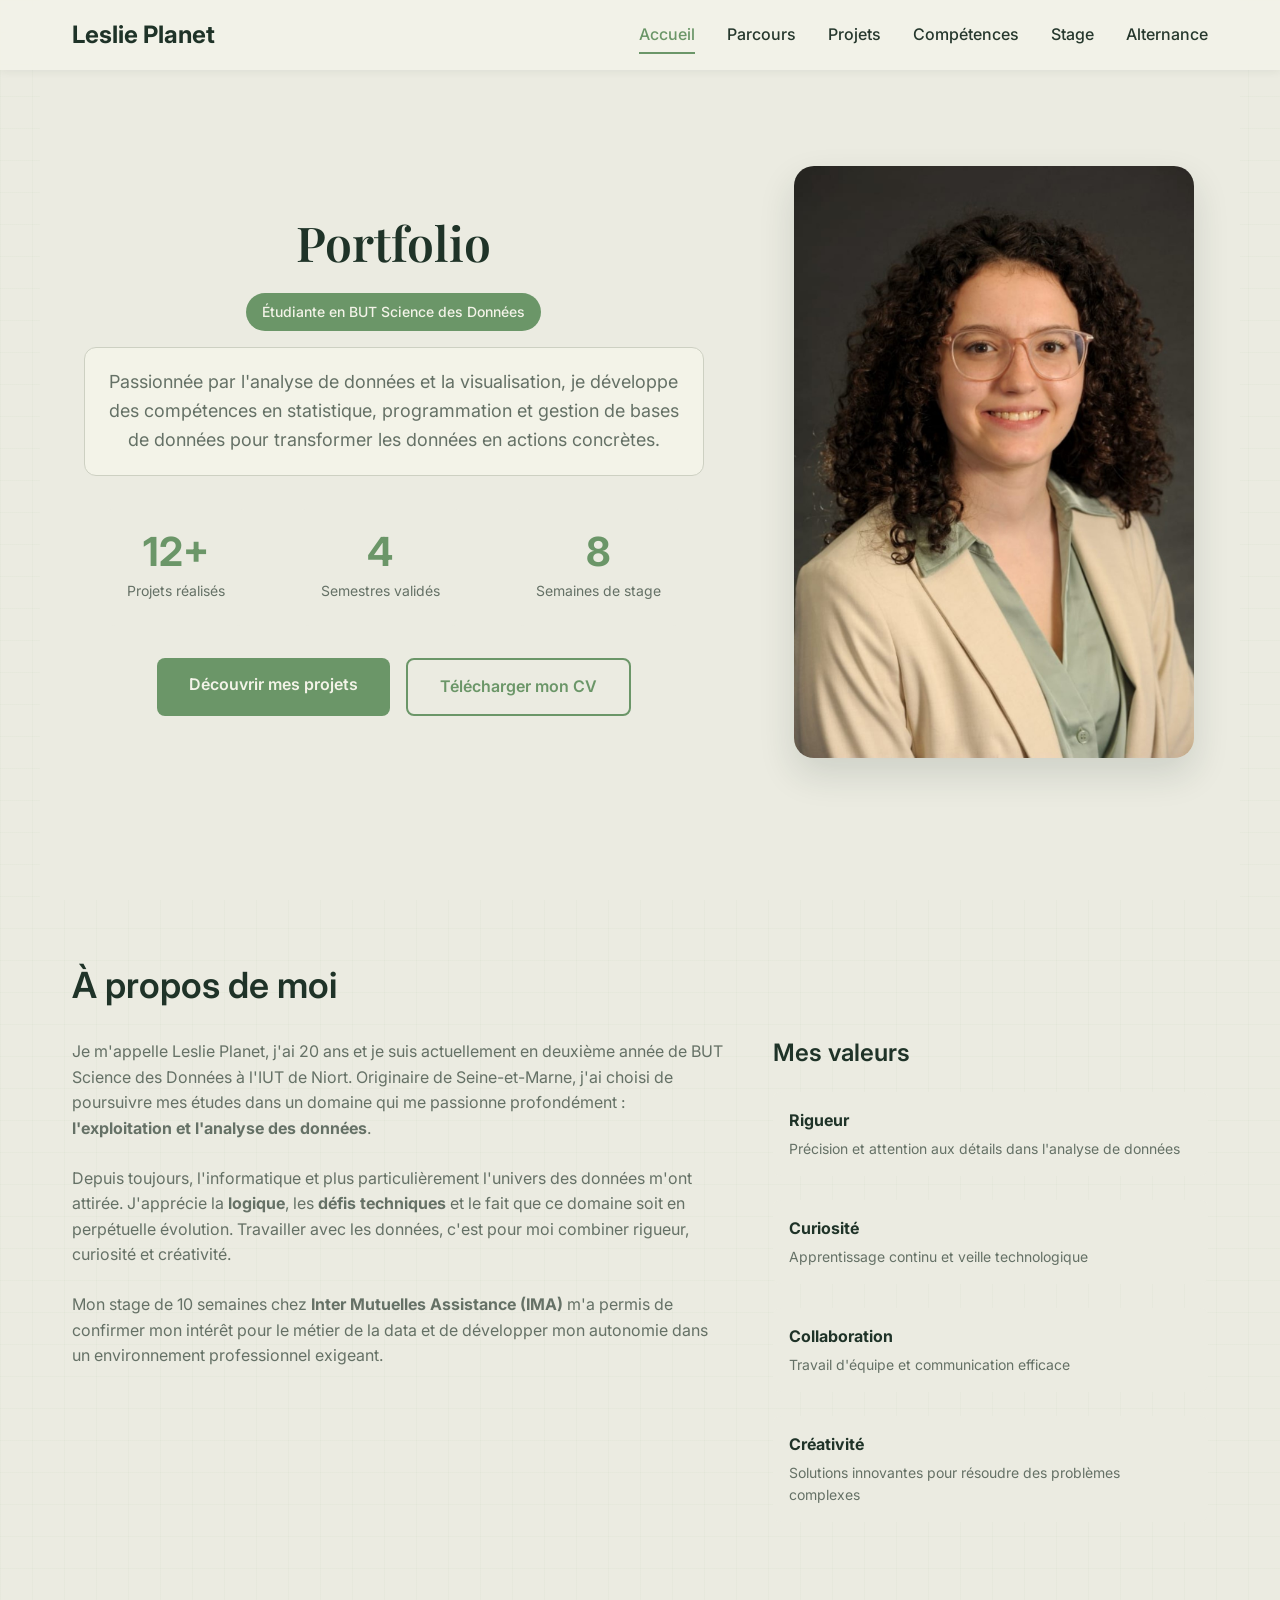
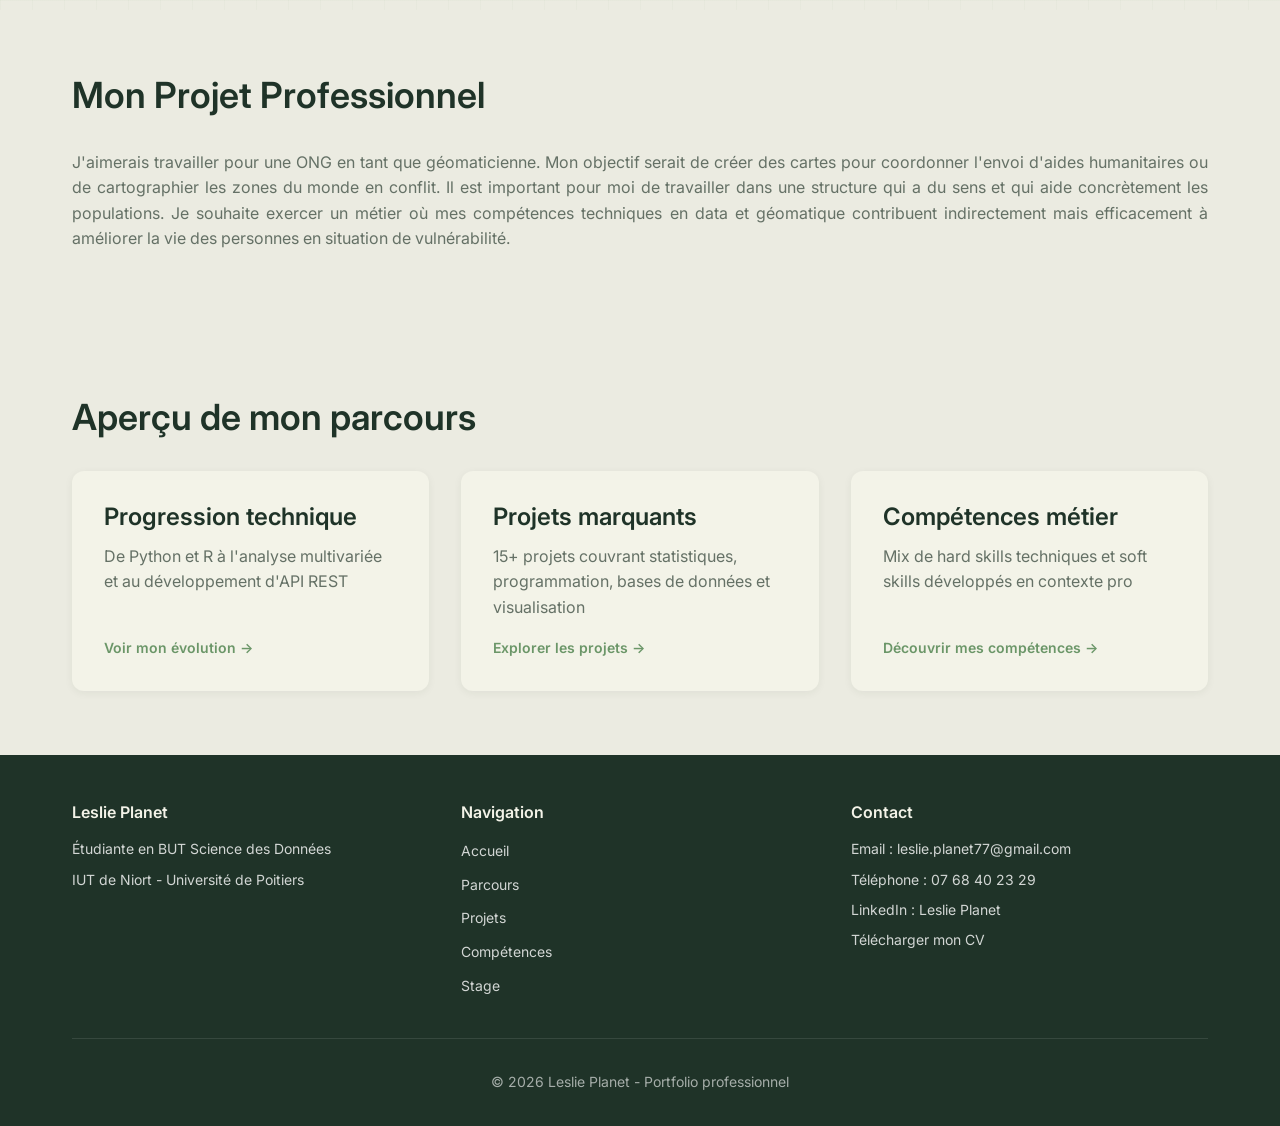
<file: index.html>
<!DOCTYPE html>
<html lang="fr">
<head>
    <meta charset="UTF-8">
    <meta name="viewport" content="width=device-width, initial-scale=1.0">
    <title>Leslie Planet - Portfolio Data Science</title>
    <link rel="stylesheet" href="css/style.css">
</head>
<body>
    <nav class="navbar">
        <div class="nav-container">
            <a href="index.html" class="nav-logo">Leslie Planet</a>
            <ul class="nav-menu">
                <li><a href="index.html" class="nav-link active">Accueil</a></li>
                <li><a href="parcours.html" class="nav-link">Parcours</a></li>
                <li><a href="projets.html" class="nav-link">Projets</a></li>
                <li><a href="competences.html" class="nav-link">Compétences</a></li>
                <li><a href="stage.html" class="nav-link">Stage</a></li>
                <li><a href="alternance.html" class="nav-link">Alternance</a></li>
            </ul>
        </div>
    </nav>

    <section class="hero">
        <div class="hero-content">
            <h1>Portfolio</span></h1>
            <span class="hero-tag">Étudiante en BUT Science des Données</span>
            <p class="hero-description">
                Passionnée par l'analyse de données et la visualisation, je développe des compétences 
                en statistique, programmation et gestion de bases de données pour transformer 
                les données en actions concrètes.
            </p>
            <div class="hero-stats">
                <div class="stat-item">
                    <span class="stat-number">15+</span>
                    <span class="stat-label">Projets réalisés</span>
                </div>
                <div class="stat-item">
                    <span class="stat-number">5</span>
                    <span class="stat-label">Semestres validés</span>
                </div>
                <div class="stat-item">
                    <span class="stat-number">10</span>
                    <span class="stat-label">Semaines de stage</span>
                </div>
            </div>
            <div class="hero-cta">
                <a href="projets.html" class="btn btn-primary">Découvrir mes projets</a>
                <a href="docs/cv4-LesliePlanet.pdf" class="btn btn-secondary" target="_blank">Télécharger mon CV</a>
            </div>
        </div>
        <div class="hero-image">
            <img src="images/photoCV.jpg" alt="Leslie Planet">
        </div>
    </section>

    <section class="intro-section">
        <div class="container">
            <h2>À propos de moi</h2>
            <div class="intro-grid">
                <div class="intro-text">
                    <p>
                        Je m'appelle Leslie Planet, j'ai 20 ans et je suis actuellement en deuxième année 
                        de BUT Science des Données à l'IUT de Niort. Originaire de Seine-et-Marne, j'ai 
                        choisi de poursuivre mes études dans un domaine qui me passionne profondément : 
                        <strong>l'exploitation et l'analyse des données</strong>.
                    </p>
                    <p>
                        Depuis toujours, l'informatique et plus particulièrement l'univers des données 
                        m'ont attirée. J'apprécie la <strong>logique</strong>, les <strong>défis techniques</strong> 
                        et le fait que ce domaine soit en perpétuelle évolution. Travailler avec les données, 
                        c'est pour moi combiner rigueur, curiosité et créativité.
                    </p>
                    <p>
                        Mon stage de 10 semaines chez <strong>Inter Mutuelles Assistance (IMA)</strong> 
                        m'a permis de confirmer mon intérêt pour le métier de la data et de développer 
                        mon autonomie dans un environnement professionnel exigeant.
                    </p>
                </div>
                <div class="intro-values">
                    <h3>Mes valeurs</h3>
                    <ul class="values-list">
                        <li>
                            <div>
                                <strong>Rigueur</strong>
                                <p>Précision et attention aux détails dans l'analyse de données</p>
                            </div>
                        </li>
                        <li>
                            <div>
                                <strong>Curiosité</strong>
                                <p>Apprentissage continu et veille technologique</p>
                            </div>
                        </li>
                        <li>
                            <div>
                                <strong>Collaboration</strong>
                                <p>Travail d'équipe et communication efficace</p>
                            </div>
                        </li>
                        <li>
                            <div>
                                <strong>Créativité</strong>
                                <p>Solutions innovantes pour résoudre des problèmes complexes</p>
                            </div>
                        </li>
                    </ul>
                </div>
            </div>
        </div>
    </section>

    <section class="cesure-section">
        <div class="container">
            <h2>Mon Projet Professionnel</h2>
            <div class="projet-content">
                <p>
                    J'aimerais travailler pour une ONG en tant que géomaticienne. Mon objectif serait de créer 
                    des cartes pour coordonner l'envoi d'aides humanitaires ou de cartographier les zones du monde 
                    en conflit. Il est important pour moi de travailler dans une structure qui a du sens et qui aide 
                    concrètement les populations. Je souhaite exercer un métier où mes compétences techniques en data 
                    et géomatique contribuent indirectement mais efficacement à améliorer la vie des personnes en 
                    situation de vulnérabilité.
                </p>
            </div>
        </div>
    </section>

    <section class="highlights-section">
        <div class="container">
            <h2>Aperçu de mon parcours</h2>
            <div class="highlights-grid">
                <a href="parcours.html" class="highlight-card">
                    <h3>Progression technique</h3>
                    <p>De Python et R à l'analyse multivariée et au développement d'API REST</p>
                    <span class="card-link">Voir mon évolution →</span>
                </a>
                <a href="projets.html" class="highlight-card">
                    <h3>Projets marquants</h3>
                    <p>15+ projets couvrant statistiques, programmation, bases de données et visualisation</p>
                    <span class="card-link">Explorer les projets →</span>
                </a>
                <a href="competences.html" class="highlight-card    ">
                    <h3>Compétences métier</h3>
                    <p>Mix de hard skills techniques et soft skills développés en contexte pro</p>
                    <span class="card-link">Découvrir mes compétences →</span>
                </a>
            </div>
        </div>
    </section>

    <footer class="footer">
        <div class="container">
            <div class="footer-content">
                <div class="footer-section">
                    <h4>Leslie Planet</h4>
                    <p>Étudiante en BUT Science des Données</p>
                    <p>IUT de Niort - Université de Poitiers</p>
                </div>
                <div class="footer-section">
                    <h4>Navigation</h4>
                    <ul>
                        <li><a href="index.html">Accueil</a></li>
                        <li><a href="parcours.html">Parcours</a></li>
                        <li><a href="projets.html">Projets</a></li>
                        <li><a href="competences.html">Compétences</a></li>
                        <li><a href="stage.html">Stage</a></li>
                    </ul>
                </div>
                <div class="footer-section">
                    <h4>Contact</h4>
                    <p>Email : leslie.planet77@gmail.com</p>
                    <p>Téléphone : 07 68 40 23 29</p>
                    <p>LinkedIn : Leslie Planet</p>
                    <p><a href="docs/cv4-LesliePlanet.pdf" target="_blank">Télécharger mon CV</a></p>
                </div>
            </div>
            <div class="footer-bottom">
                <p>&copy; 2026 Leslie Planet - Portfolio professionnel</p>
            </div>
        </div>
    </footer>

    <script src="js/script.js"></script>
</body>
</html>
</file>
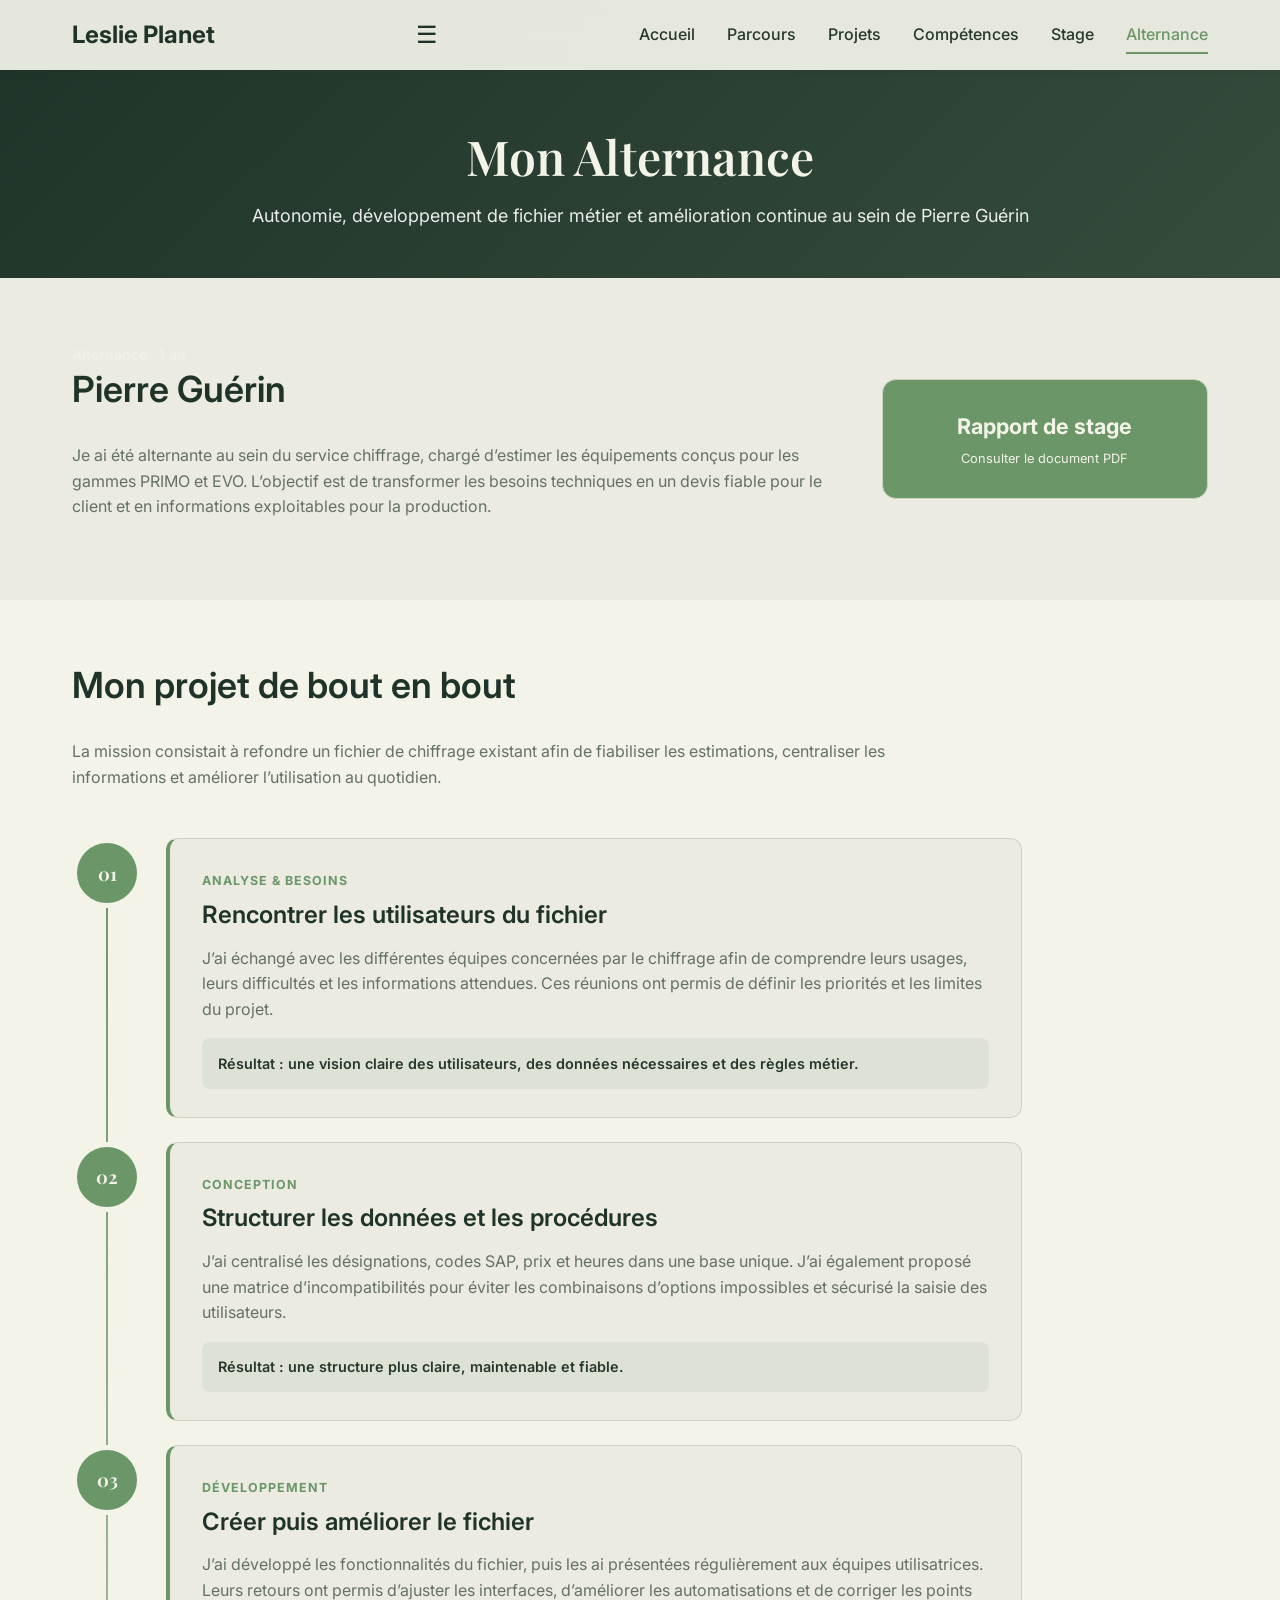
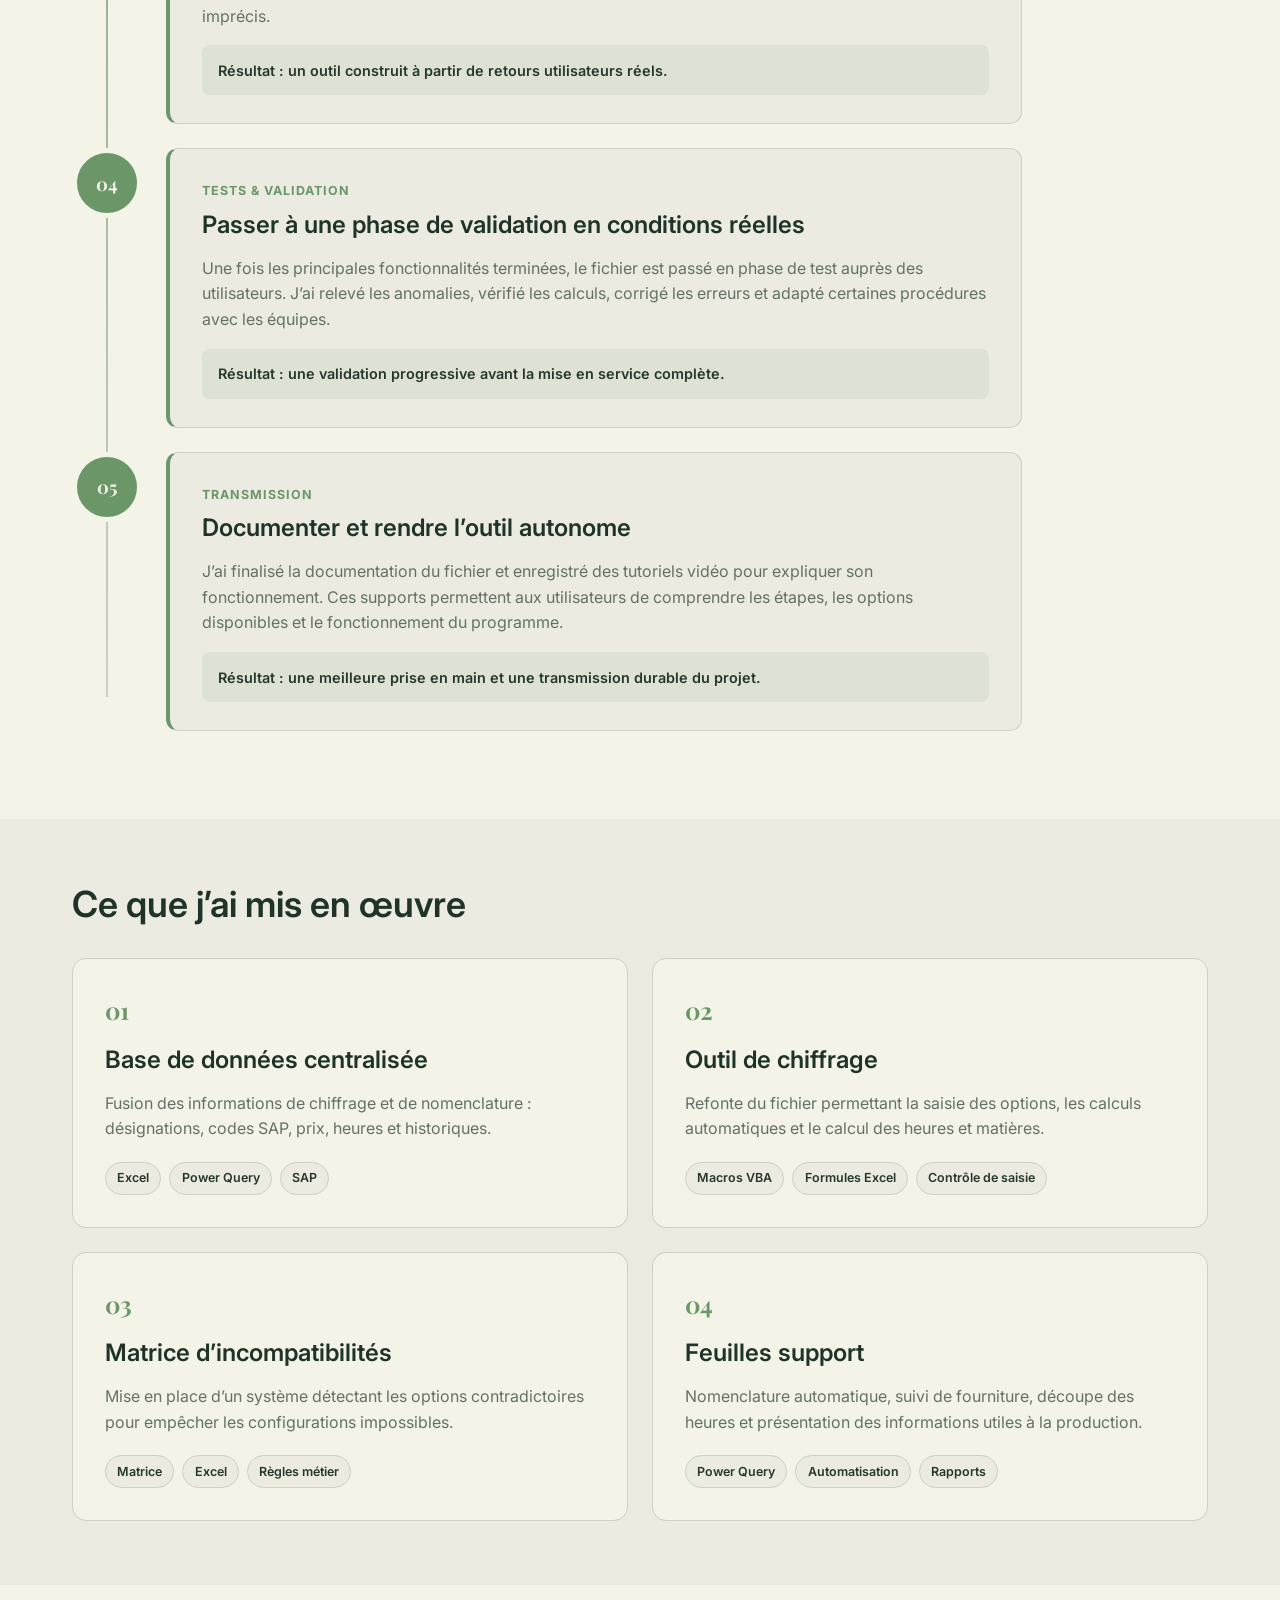
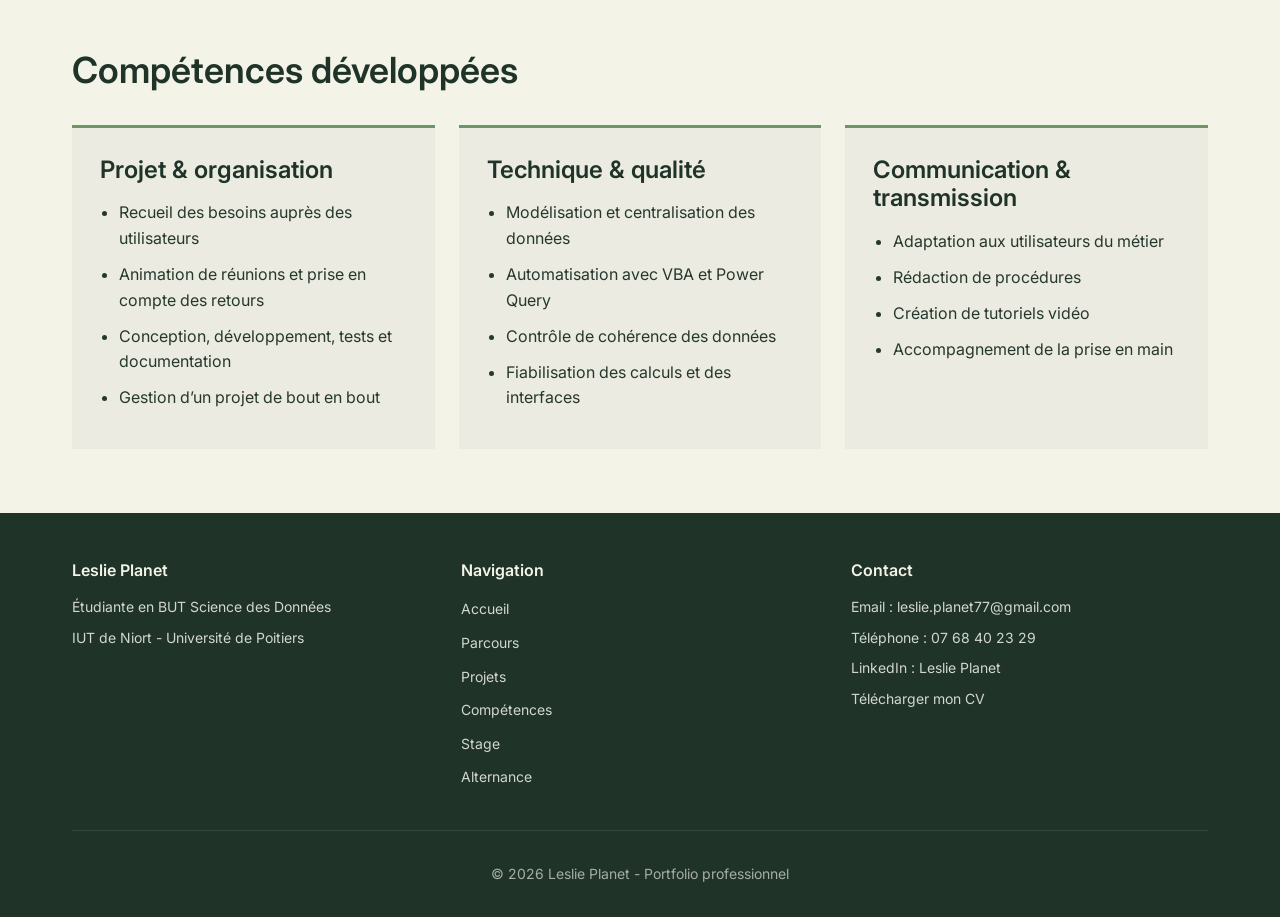
<file: alternance.html>
<!DOCTYPE html>
<html lang="fr">
<head>
    <meta charset="UTF-8">
    <meta name="viewport" content="width=device-width, initial-scale=1.0">
    <title>Alternance - Leslie Planet</title>
    <link rel="stylesheet" href="css/style.css">
    <meta name="description" content="Page dédiée à mon alternance / expérience en entreprise - contenu basé sur Rapport_V.1.3.0">
</head>
<body>
    <nav class="navbar">
        <div class="nav-container">
            <a href="index.html" class="nav-logo">Leslie Planet</a>
            <ul class="nav-menu">
                <li><a href="index.html" class="nav-link">Accueil</a></li>
                <li><a href="parcours.html" class="nav-link">Parcours</a></li>
                <li><a href="projets.html" class="nav-link">Projets</a></li>
                <li><a href="competences.html" class="nav-link">Compétences</a></li>
                <li><a href="stage.html" class="nav-link">Stage</a></li>
                <li><a href="alternance.html" class="nav-link active">Alternance</a></li>
            </ul>
        </div>
    </nav>

    <section class="page-header">
        <div class="container">
            <h1>Mon Alternance</h1>
            <p class="page-subtitle">Autonomie, développement de fichier métier et amélioration continue au sein de Pierre Guérin</p>
        </div>
    </section>

    <section class="alternance-intro">
        <div class="container">
            <div class="alternance-hero-grid">
                <div>
                    <span class="stage-period">Alternance · 1 an</span>
                    <h2>Pierre Guérin</h2>
                    <p>
                        Je ai été alternante au sein du service chiffrage, chargé d’estimer les équipements
                        conçus pour les gammes PRIMO et EVO. L’objectif est de transformer les besoins
                        techniques en un devis fiable pour le client et en informations exploitables
                        pour la production.
                    </p>
                </div>
                <div class="alternance-facts">
                    <a href="Stage/Rapport_LesliePLANET%20(1).pdf" class="alternance-report-btn" target="_blank" rel="noopener noreferrer">
                        <strong>Rapport de stage</strong>
                        <span>Consulter le document PDF</span>
                    </a>
                </div>
            </div>
        </div>
    </section>

    <section class="project-journey">
        <div class="container">
            <h2>Mon projet de bout en bout</h2>
            <p class="section-intro">
                La mission consistait à refondre un fichier de chiffrage existant afin de fiabiliser
                les estimations, centraliser les informations et améliorer l’utilisation au quotidien.
            </p>

            <div class="journey-timeline">
                <article class="journey-step">
                    <div class="journey-marker">01</div>
                    <div class="journey-content">
                        <span class="journey-phase">Analyse &amp; besoins</span>
                        <h3>Rencontrer les utilisateurs du fichier</h3>
                        <p>
                            J’ai échangé avec les différentes équipes concernées par le chiffrage afin
                            de comprendre leurs usages, leurs difficultés et les informations attendues.
                            Ces réunions ont permis de définir les priorités et les limites du projet.
                        </p>
                        <div class="journey-output">Résultat : une vision claire des utilisateurs, des données nécessaires et des règles métier.</div>
                    </div>
                </article>

                <article class="journey-step">
                    <div class="journey-marker">02</div>
                    <div class="journey-content">
                        <span class="journey-phase">Conception</span>
                        <h3>Structurer les données et les procédures</h3>
                        <p>
                            J’ai centralisé les désignations, codes SAP, prix et heures dans une base unique.
                            J’ai également proposé une matrice d’incompatibilités pour éviter les combinaisons
                            d’options impossibles et sécurisé la saisie des utilisateurs.
                        </p>
                        <div class="journey-output">Résultat : une structure plus claire, maintenable et fiable.</div>
                    </div>
                </article>

                <article class="journey-step">
                    <div class="journey-marker">03</div>
                    <div class="journey-content">
                        <span class="journey-phase">Développement</span>
                        <h3>Créer puis améliorer le fichier</h3>
                        <p>
                            J’ai développé les fonctionnalités du fichier, puis les ai présentées régulièrement
                            aux équipes utilisatrices. Leurs retours ont permis d’ajuster les interfaces,
                            d’améliorer les automatisations et de corriger les points imprécis.
                        </p>
                        <div class="journey-output">Résultat : un outil construit à partir de retours utilisateurs réels.</div>
                    </div>
                </article>

                <article class="journey-step">
                    <div class="journey-marker">04</div>
                    <div class="journey-content">
                        <span class="journey-phase">Tests &amp; validation</span>
                        <h3>Passer à une phase de validation en conditions réelles</h3>
                        <p>
                            Une fois les principales fonctionnalités terminées, le fichier est passé en phase
                            de test auprès des utilisateurs. J’ai relevé les anomalies, vérifié les calculs,
                            corrigé les erreurs et adapté certaines procédures avec les équipes.
                        </p>
                        <div class="journey-output">Résultat : une validation progressive avant la mise en service complète.</div>
                    </div>
                </article>

                <article class="journey-step">
                    <div class="journey-marker">05</div>
                    <div class="journey-content">
                        <span class="journey-phase">Transmission</span>
                        <h3>Documenter et rendre l’outil autonome</h3>
                        <p>
                            J’ai finalisé la documentation du fichier et enregistré des tutoriels vidéo
                            pour expliquer son fonctionnement. Ces supports permettent aux utilisateurs
                            de comprendre les étapes, les options disponibles et le fonctionnement du programme.
                        </p>
                        <div class="journey-output">Résultat : une meilleure prise en main et une transmission durable du projet.</div>
                    </div>
                </article>
            </div>
        </div>
    </section>

    <section class="alternance-technical">
        <div class="container">
            <h2>Ce que j’ai mis en œuvre</h2>
            <div class="technical-grid">
                <article class="technical-card">
                    <span class="technical-index">01</span>
                    <h3>Base de données centralisée</h3>
                    <p>Fusion des informations de chiffrage et de nomenclature : désignations, codes SAP, prix, heures et historiques.</p>
                    <div class="tool-tags"><span>Excel</span><span>Power Query</span><span>SAP</span></div>
                </article>

                <article class="technical-card">
                    <span class="technical-index">02</span>
                    <h3>Outil de chiffrage</h3>
                    <p>Refonte du fichier permettant la saisie des options, les calculs automatiques et le calcul des heures et matières.</p>
                    <div class="tool-tags"><span>Macros VBA</span><span>Formules Excel</span><span>Contrôle de saisie</span></div>
                </article>

                <article class="technical-card">
                    <span class="technical-index">03</span>
                    <h3>Matrice d’incompatibilités</h3>
                    <p>Mise en place d’un système détectant les options contradictoires pour empêcher les configurations impossibles.</p>
                    <div class="tool-tags"><span>Matrice</span><span>Excel</span><span>Règles métier</span></div>
                </article>

                <article class="technical-card">
                    <span class="technical-index">04</span>
                    <h3>Feuilles support</h3>
                    <p>Nomenclature automatique, suivi de fourniture, découpe des heures et présentation des informations utiles à la production.</p>
                    <div class="tool-tags"><span>Power Query</span><span>Automatisation</span><span>Rapports</span></div>
                </article>
            </div>
        </div>
    </section>

    <section class="alternance-skills">
        <div class="container">
            <h2>Compétences développées</h2>
            <div class="skills-columns">
                <div>
                    <h3>Projet &amp; organisation</h3>
                    <ul>
                        <li>Recueil des besoins auprès des utilisateurs</li>
                        <li>Animation de réunions et prise en compte des retours</li>
                        <li>Conception, développement, tests et documentation</li>
                        <li>Gestion d’un projet de bout en bout</li>
                    </ul>
                </div>
                <div>
                    <h3>Technique &amp; qualité</h3>
                    <ul>
                        <li>Modélisation et centralisation des données</li>
                        <li>Automatisation avec VBA et Power Query</li>
                        <li>Contrôle de cohérence des données</li>
                        <li>Fiabilisation des calculs et des interfaces</li>
                    </ul>
                </div>
                <div>
                    <h3>Communication &amp; transmission</h3>
                    <ul>
                        <li>Adaptation aux utilisateurs du métier</li>
                        <li>Rédaction de procédures</li>
                        <li>Création de tutoriels vidéo</li>
                        <li>Accompagnement de la prise en main</li>
                    </ul>
                </div>
            </div>
        </div>
    </section>

    <footer class="footer">
        <div class="container">
            <div class="footer-content">
                <div class="footer-section">
                    <h4>Leslie Planet</h4>
                    <p>Étudiante en BUT Science des Données</p>
                    <p>IUT de Niort - Université de Poitiers</p>
                </div>
                <div class="footer-section">
                    <h4>Navigation</h4>
                    <ul>
                        <li><a href="index.html">Accueil</a></li>
                        <li><a href="parcours.html">Parcours</a></li>
                        <li><a href="projets.html">Projets</a></li>
                        <li><a href="competences.html">Compétences</a></li>
                        <li><a href="stage.html">Stage</a></li>
                        <li><a href="alternance.html">Alternance</a></li>
                    </ul>
                </div>
                <div class="footer-section">
                    <h4>Contact</h4>
                    <p>Email : leslie.planet77@gmail.com</p>
                    <p>Téléphone : 07 68 40 23 29</p>
                    <p>LinkedIn : Leslie Planet</p>
                    <p><a href="docs/cv4-LesliePlanet.pdf" target="_blank">Télécharger mon CV</a></p>
                </div>
            </div>
            <div class="footer-bottom">
                <p>&copy; 2026 Leslie Planet - Portfolio professionnel</p>
            </div>
        </div>
    </footer>

    <script src="js/script.js"></script>
</body>
</html>
</file>
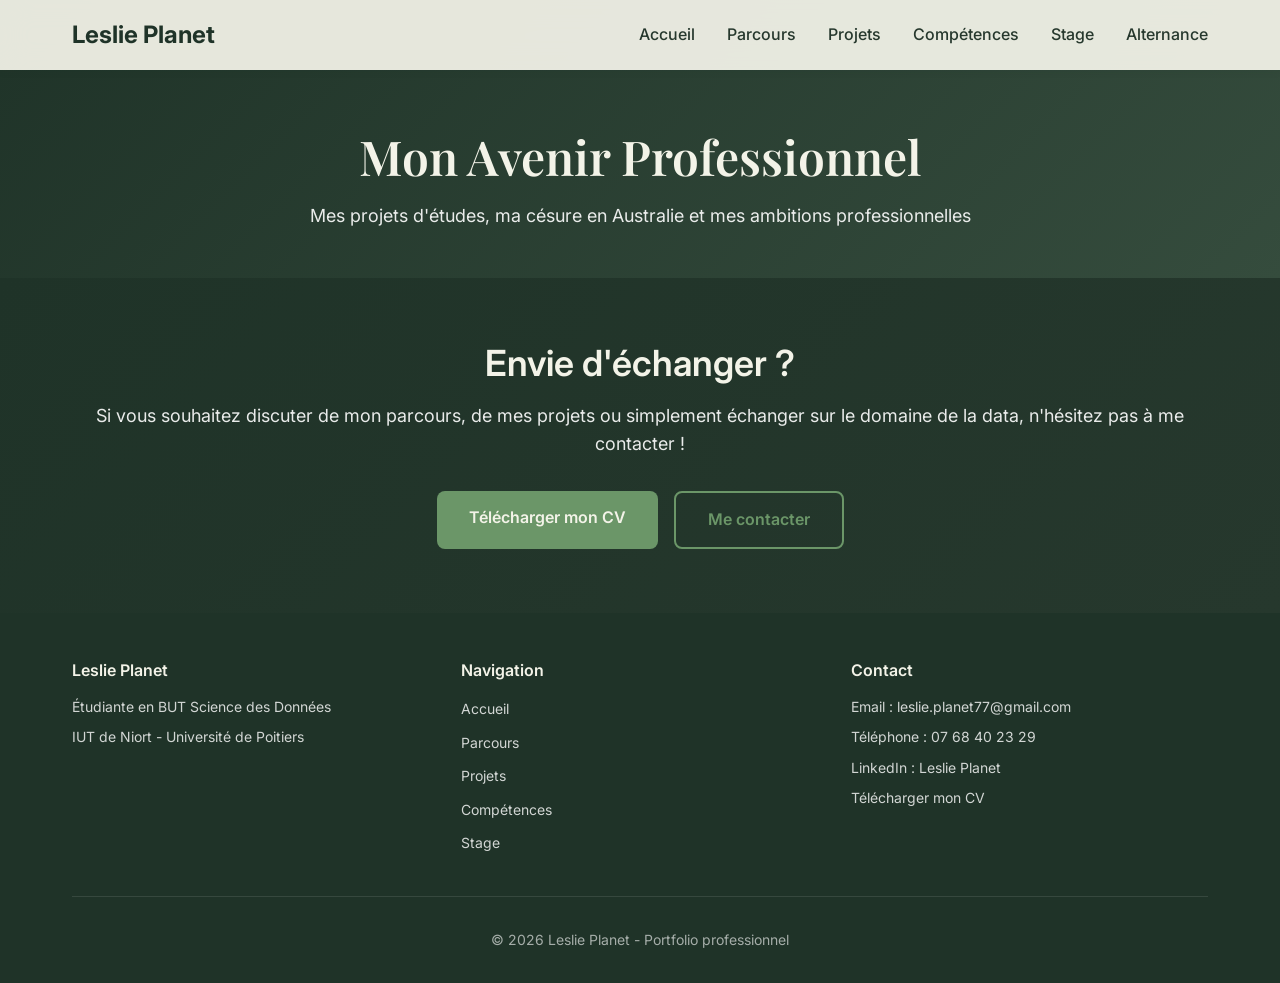
<file: avenir.html>
<!DOCTYPE html>
<html lang="fr">
<head>
    <meta charset="UTF-8">
    <meta name="viewport" content="width=device-width, initial-scale=1.0">
    <title>Mon Avenir - Leslie Planet</title>
    <link rel="stylesheet" href="css/style.css">
</head>
<body>
    <nav class="navbar">
        <div class="nav-container">
            <a href="index.html" class="nav-logo">Leslie Planet</a>
            <ul class="nav-menu">
                <li><a href="index.html" class="nav-link">Accueil</a></li>
                <li><a href="parcours.html" class="nav-link">Parcours</a></li>
                <li><a href="projets.html" class="nav-link">Projets</a></li>
                <li><a href="competences.html" class="nav-link">Compétences</a></li>
                <li><a href="stage.html" class="nav-link">Stage</a></li>
                <li><a href="alternance.html" class="nav-link">Alternance</a></li>
            </ul>
        </div>
    </nav>

    <section class="page-header">
        <div class="container">
            <h1>Mon Avenir Professionnel</h1>
            <p class="page-subtitle">Mes projets d'études, ma césure en Australie et mes ambitions professionnelles</p>
        </div>
    </section>

    <section class="contact-cta">
        <div class="container">
            <h2>Envie d'échanger ?</h2>
            <p>
                Si vous souhaitez discuter de mon parcours, de mes projets ou simplement échanger sur 
                le domaine de la data, n'hésitez pas à me contacter !
            </p>
            <div class="cta-buttons">
                <a href="docs/cv4-LesliePlanet.pdf" class="btn btn-primary" target="_blank">Télécharger mon CV</a>
                <a href="mailto:leslie.planet77@gmail.com" class="btn btn-secondary">Me contacter</a>
            </div>
        </div>
    </section>

    <footer class="footer">
        <div class="container">
            <div class="footer-content">
                <div class="footer-section">
                    <h4>Leslie Planet</h4>
                    <p>Étudiante en BUT Science des Données</p>
                    <p>IUT de Niort - Université de Poitiers</p>
                </div>
                <div class="footer-section">
                    <h4>Navigation</h4>
                    <ul>
                        <li><a href="index.html">Accueil</a></li>
                        <li><a href="parcours.html">Parcours</a></li>
                        <li><a href="projets.html">Projets</a></li>
                        <li><a href="competences.html">Compétences</a></li>
                        <li><a href="stage.html">Stage</a></li>
                    </ul>
                </div>
                <div class="footer-section">
                    <h4>Contact</h4>
                    <p>Email : leslie.planet77@gmail.com</p>
                    <p>Téléphone : 07 68 40 23 29</p>
                    <p>LinkedIn : Leslie Planet</p>
                    <p><a href="docs/cv4-LesliePlanet.pdf" target="_blank">Télécharger mon CV</a></p>
                </div>
            </div>
            <div class="footer-bottom">
                <p>&copy; 2026 Leslie Planet - Portfolio professionnel</p>
            </div>
        </div>
    </footer>

    <script src="js/script.js"></script>
</body>
</html>
</file>
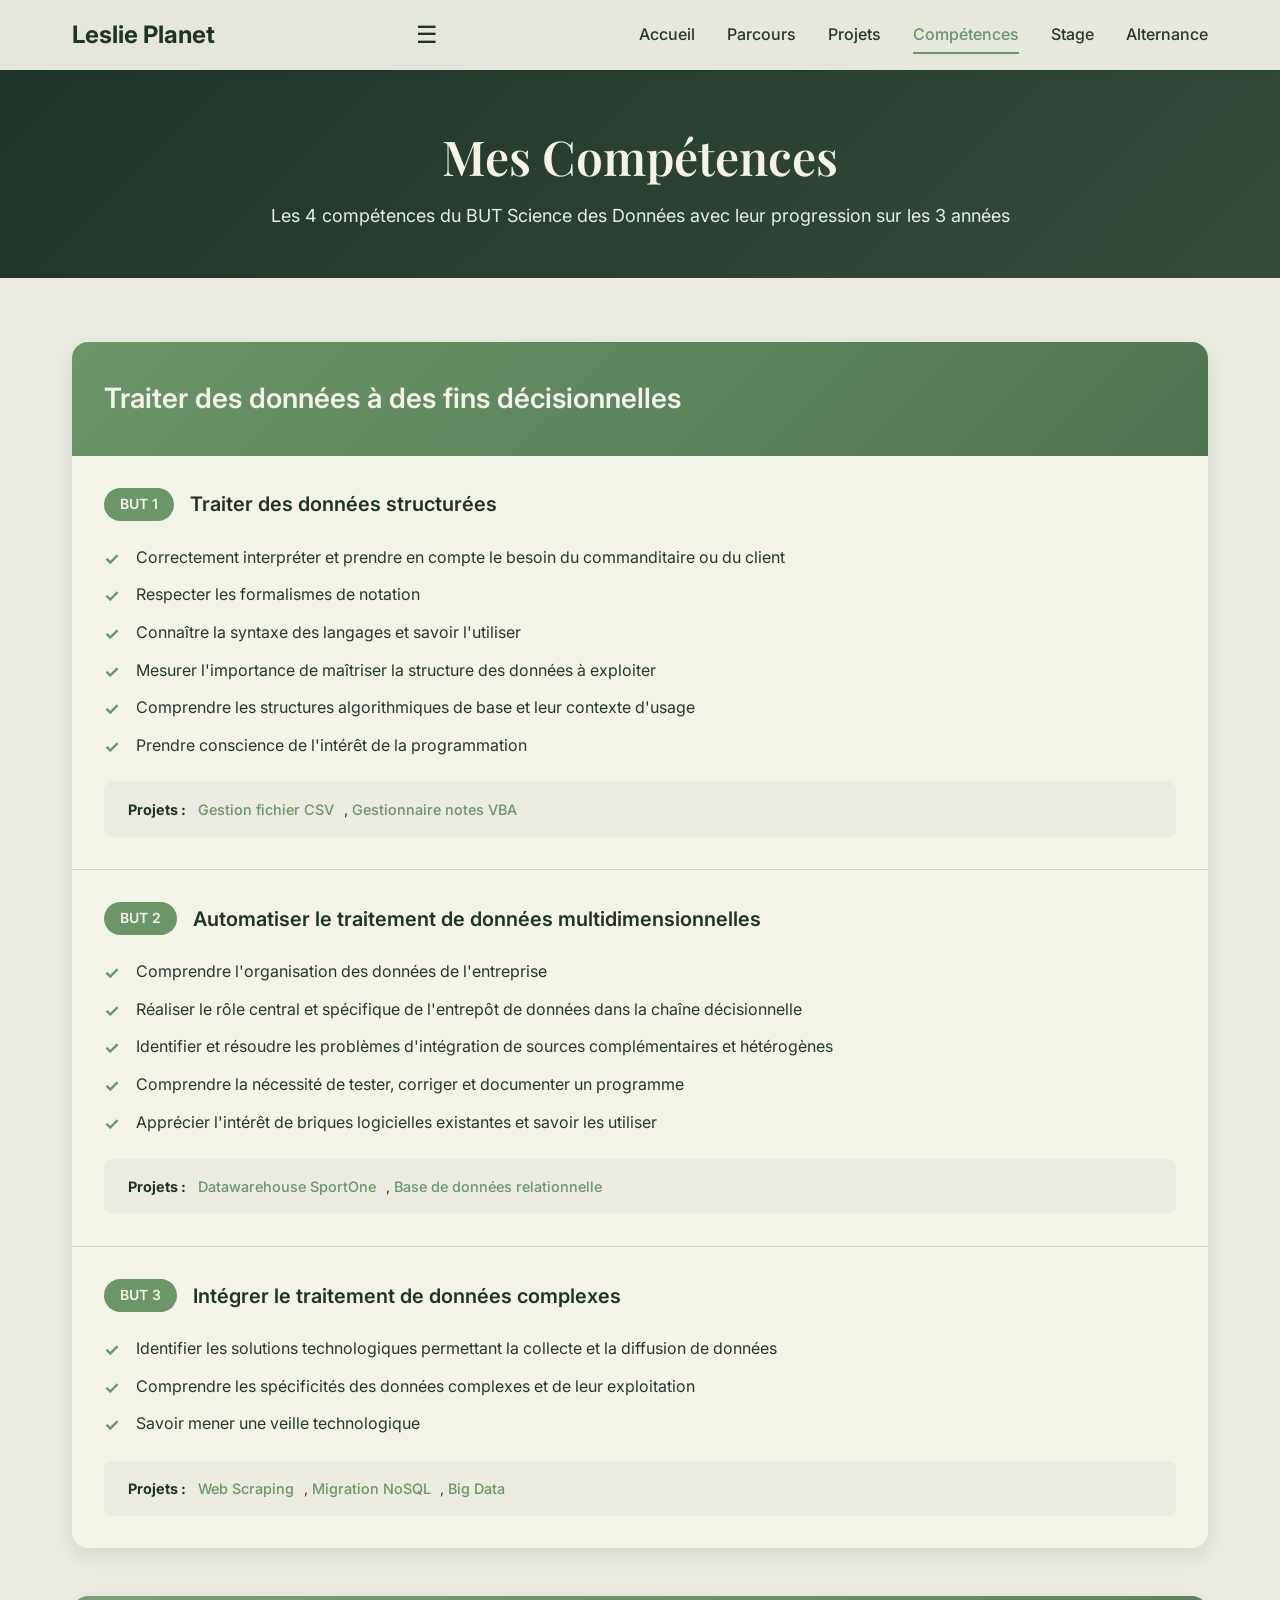
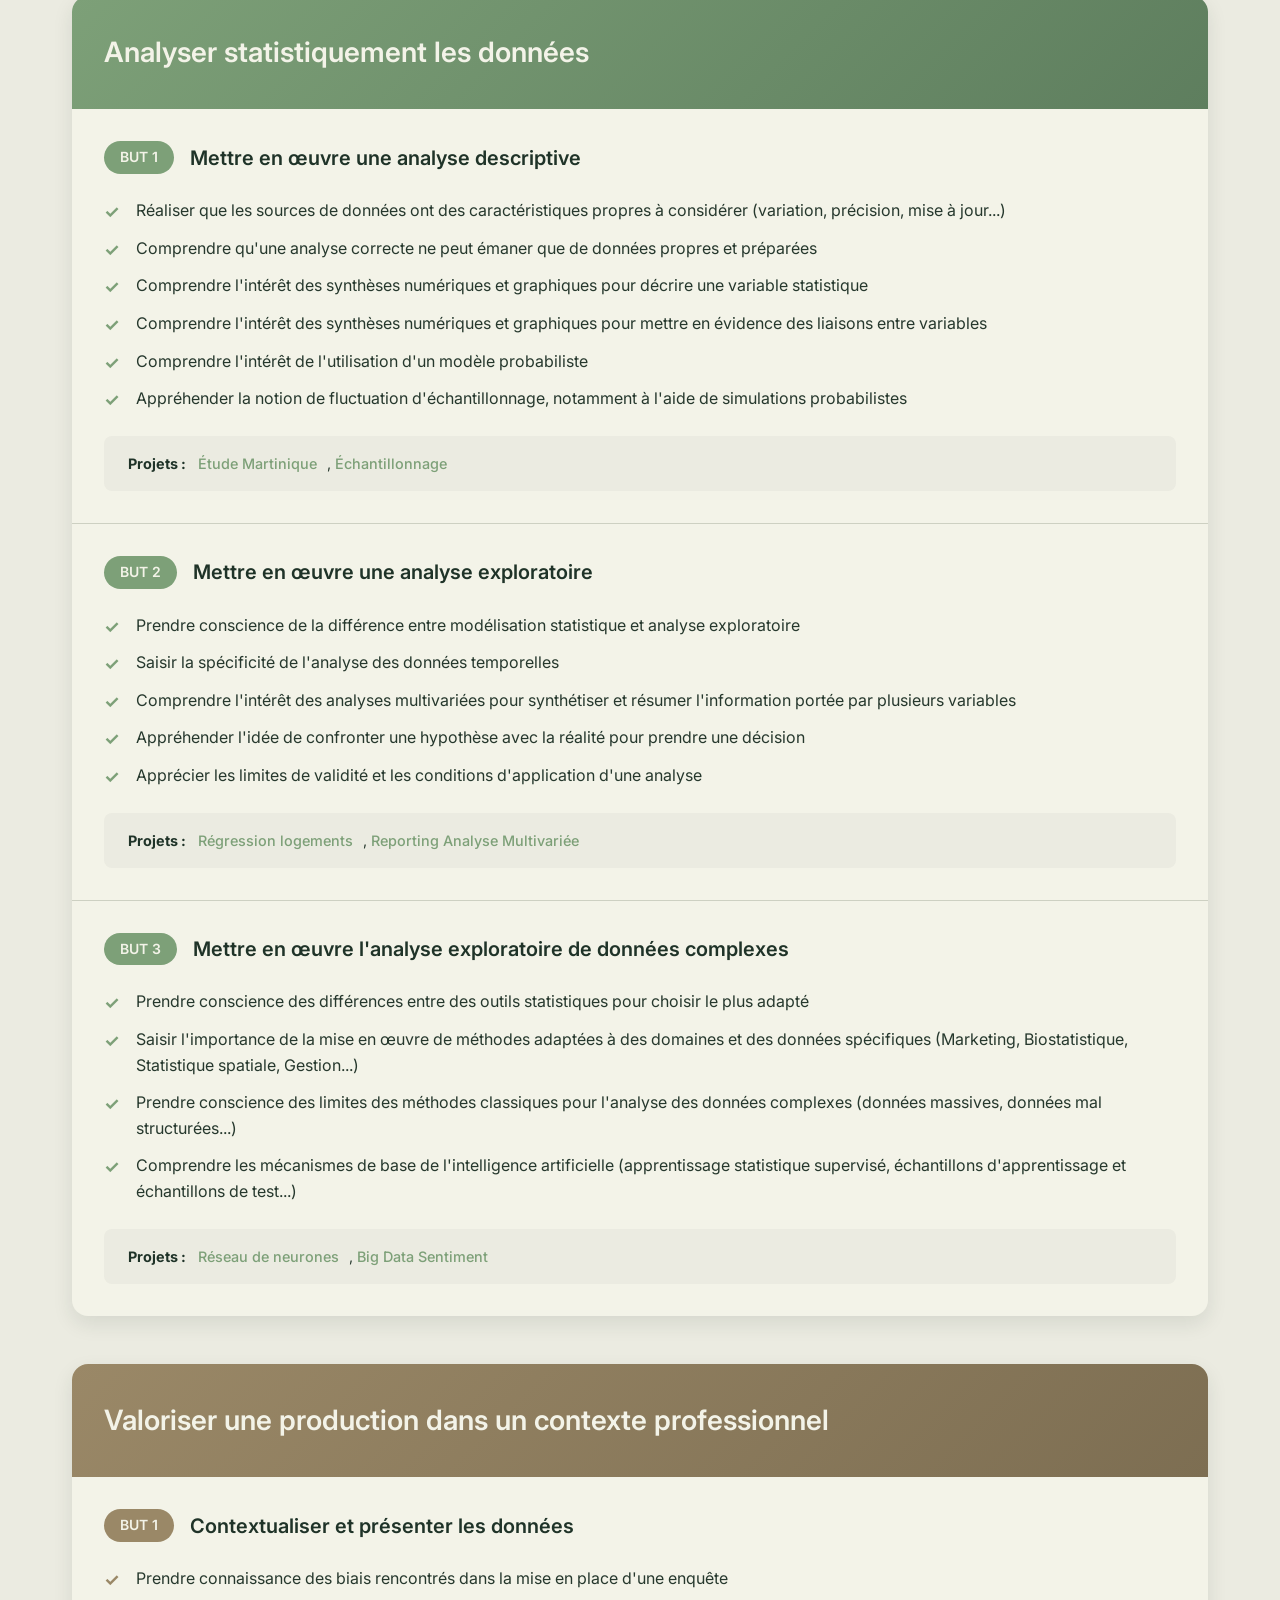
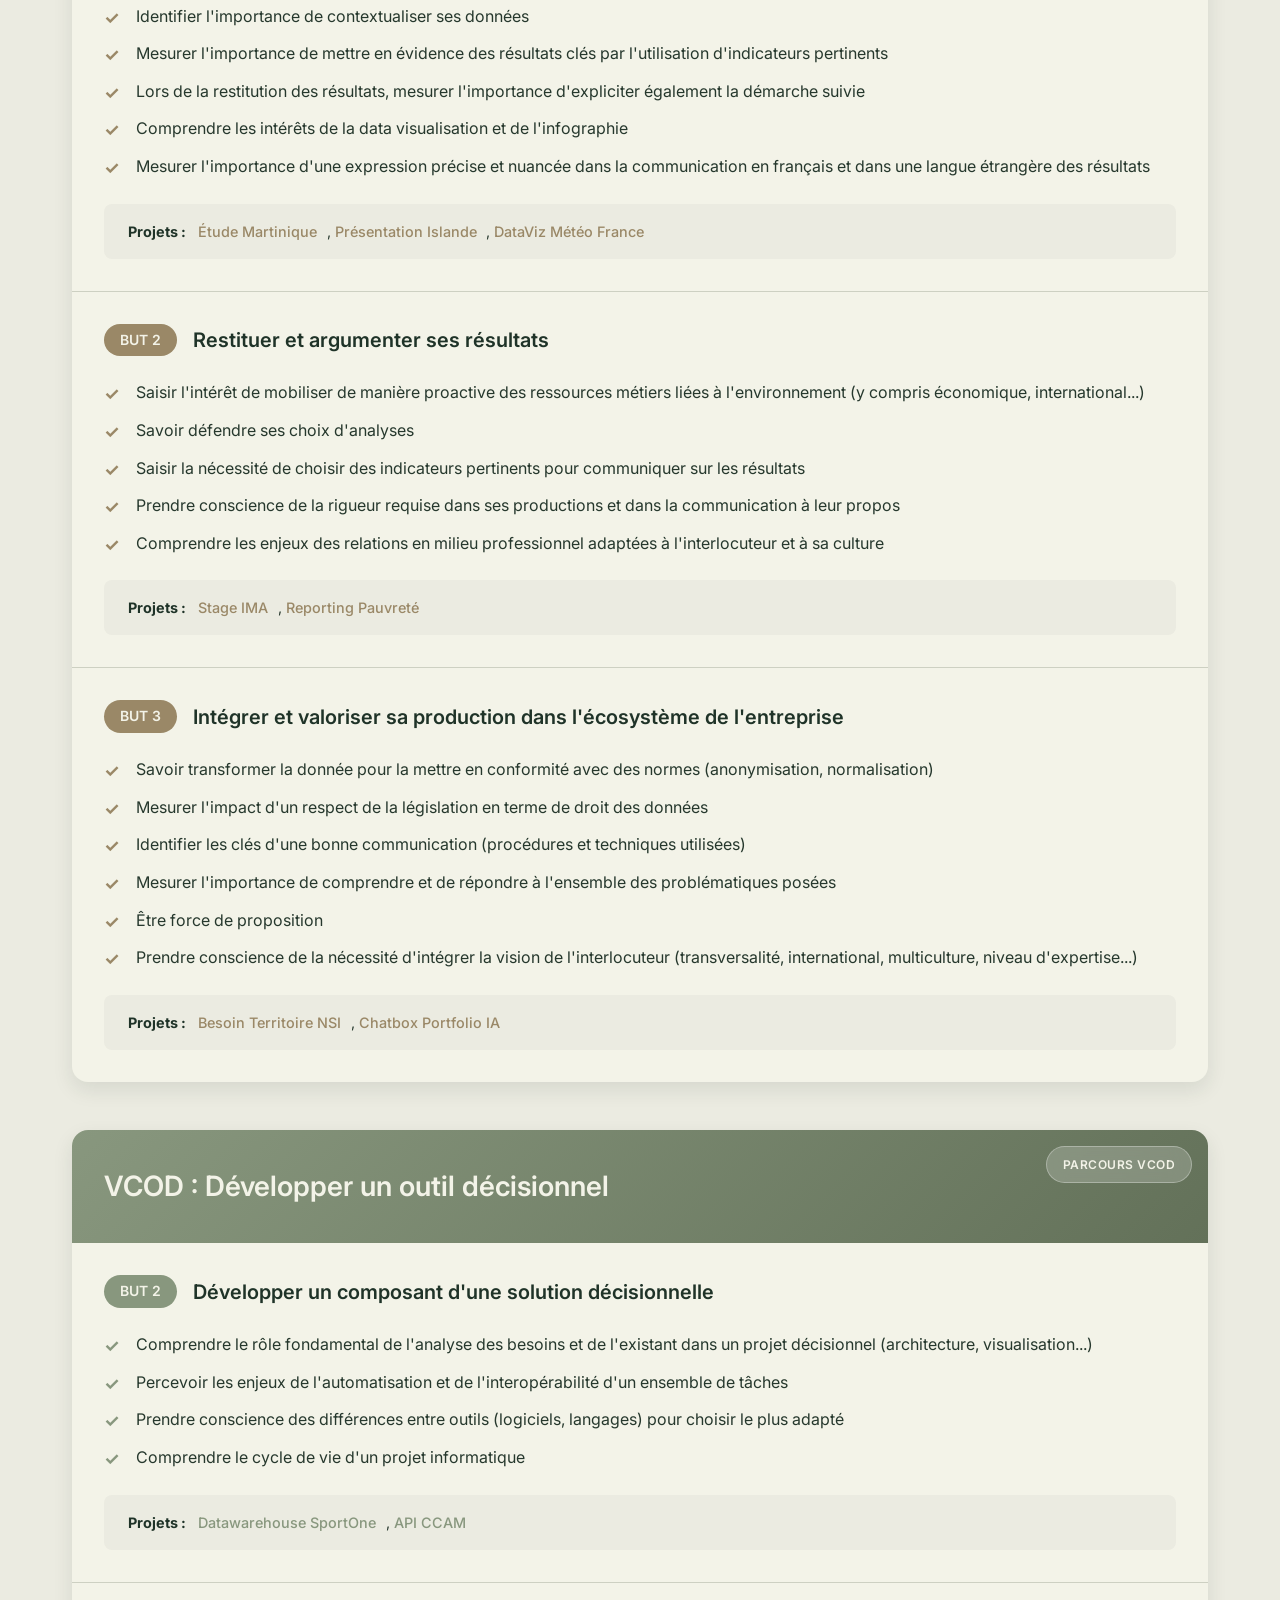
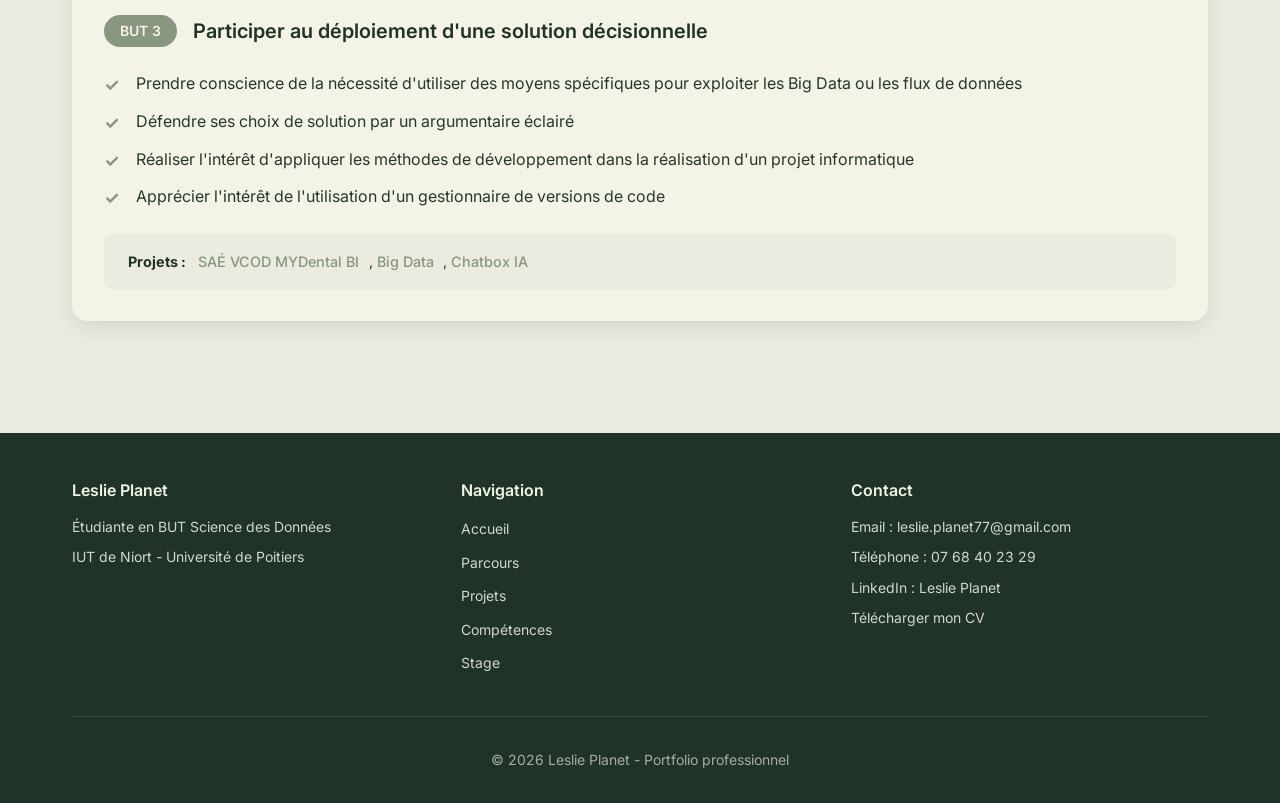
<file: competences.html>
<!DOCTYPE html>
<html lang="fr">
<head>
    <meta charset="UTF-8">
    <meta name="viewport" content="width=device-width, initial-scale=1.0">
    <title>Mes Compétences - Leslie Planet</title>
    <link rel="stylesheet" href="css/style.css">
</head>
<body>
    <nav class="navbar">
        <div class="nav-container">
            <a href="index.html" class="nav-logo">Leslie Planet</a>
            <ul class="nav-menu">
                <li><a href="index.html" class="nav-link">Accueil</a></li>
                <li><a href="parcours.html" class="nav-link">Parcours</a></li>
                <li><a href="projets.html" class="nav-link">Projets</a></li>
                <li><a href="competences.html" class="nav-link active">Compétences</a></li>
                <li><a href="stage.html" class="nav-link">Stage</a></li>
                <li><a href="alternance.html" class="nav-link">Alternance</a></li>
            </ul>
        </div>
    </nav>

    <section class="page-header">
        <div class="container">
            <h1>Mes Compétences</h1>
            <p class="page-subtitle">Les 4 compétences du BUT Science des Données avec leur progression sur les 3 années</p>
        </div>
    </section>

    <section class="competences-but-section">
        <div class="container">
            
            <!-- Compétence 1 -->
            <div class="competence-card comp-1">
                <div class="competence-header">
                    <h2>Traiter des données à des fins décisionnelles</h2>
                </div>
                
                <div class="competence-levels">
                    <!-- Niveau BUT 1 -->
                    <div class="competence-level">
                        <h3><span class="level-badge">BUT 1</span> Traiter des données structurées</h3>
                        <ul class="competence-items">
                            <li>Correctement interpréter et prendre en compte le besoin du commanditaire ou du client</li>
                            <li>Respecter les formalismes de notation</li>
                            <li>Connaître la syntaxe des langages et savoir l'utiliser</li>
                            <li>Mesurer l'importance de maîtriser la structure des données à exploiter</li>
                            <li>Comprendre les structures algorithmiques de base et leur contexte d'usage</li>
                            <li>Prendre conscience de l'intérêt de la programmation</li>
                        </ul>
                        <div class="projets-associes">
                            <strong>Projets :</strong> 
                            <a href="projets.html#gestion-fichier">Gestion fichier CSV</a>, 
                            <a href="projets.html#reporting-s1">Gestionnaire notes VBA</a>
                        </div>
                    </div>

                    <!-- Niveau BUT 2 -->
                    <div class="competence-level">
                        <h3><span class="level-badge">BUT 2</span> Automatiser le traitement de données multidimensionnelles</h3>
                        <ul class="competence-items">
                            <li>Comprendre l'organisation des données de l'entreprise</li>
                            <li>Réaliser le rôle central et spécifique de l'entrepôt de données dans la chaîne décisionnelle</li>
                            <li>Identifier et résoudre les problèmes d'intégration de sources complémentaires et hétérogènes</li>
                            <li>Comprendre la nécessité de tester, corriger et documenter un programme</li>
                            <li>Apprécier l'intérêt de briques logicielles existantes et savoir les utiliser</li>
                        </ul>
                        <div class="projets-associes">
                            <strong>Projets :</strong> 
                            <a href="projets.html#datawarehouse">Datawarehouse SportOne</a>, 
                            <a href="projets.html#bdr">Base de données relationnelle</a>
                        </div>
                    </div>

                    <!-- Niveau BUT 3 -->
                    <div class="competence-level">
                        <h3><span class="level-badge">BUT 3</span> Intégrer le traitement de données complexes</h3>
                        <ul class="competence-items">
                            <li>Identifier les solutions technologiques permettant la collecte et la diffusion de données</li>
                            <li>Comprendre les spécificités des données complexes et de leur exploitation</li>
                            <li>Savoir mener une veille technologique</li>
                        </ul>
                        <div class="projets-associes">
                            <strong>Projets :</strong> 
                            <a href="projets.html#web-scraping">Web Scraping</a>, 
                            <a href="projets.html#migration-nosql">Migration NoSQL</a>,
                            <a href="projets.html#big-data">Big Data</a>
                        </div>
                    </div>
                </div>
            </div>

            <!-- Compétence 2 -->
            <div class="competence-card comp-2">
                <div class="competence-header">
                    <h2>Analyser statistiquement les données</h2>
                </div>
                
                <div class="competence-levels">
                    <!-- Niveau BUT 1 -->
                    <div class="competence-level">
                        <h3><span class="level-badge">BUT 1</span> Mettre en œuvre une analyse descriptive</h3>
                        <ul class="competence-items">
                            <li>Réaliser que les sources de données ont des caractéristiques propres à considérer (variation, précision, mise à jour...)</li>
                            <li>Comprendre qu'une analyse correcte ne peut émaner que de données propres et préparées</li>
                            <li>Comprendre l'intérêt des synthèses numériques et graphiques pour décrire une variable statistique</li>
                            <li>Comprendre l'intérêt des synthèses numériques et graphiques pour mettre en évidence des liaisons entre variables</li>
                            <li>Comprendre l'intérêt de l'utilisation d'un modèle probabiliste</li>
                            <li>Appréhender la notion de fluctuation d'échantillonnage, notamment à l'aide de simulations probabilistes</li>
                        </ul>
                        <div class="projets-associes">
                            <strong>Projets :</strong> 
                            <a href="projets.html#martinique">Étude Martinique</a>, 
                            <a href="projets.html#echantillonnage">Échantillonnage</a>
                        </div>
                    </div>

                    <!-- Niveau BUT 2 -->
                    <div class="competence-level">
                        <h3><span class="level-badge">BUT 2</span> Mettre en œuvre une analyse exploratoire</h3>
                        <ul class="competence-items">
                            <li>Prendre conscience de la différence entre modélisation statistique et analyse exploratoire</li>
                            <li>Saisir la spécificité de l'analyse des données temporelles</li>
                            <li>Comprendre l'intérêt des analyses multivariées pour synthétiser et résumer l'information portée par plusieurs variables</li>
                            <li>Appréhender l'idée de confronter une hypothèse avec la réalité pour prendre une décision</li>
                            <li>Apprécier les limites de validité et les conditions d'application d'une analyse</li>
                        </ul>
                        <div class="projets-associes">
                            <strong>Projets :</strong> 
                            <a href="projets.html#regression">Régression logements</a>, 
                            <a href="projets.html#reporting-multivariee">Reporting Analyse Multivariée</a>
                        </div>
                    </div>

                    <!-- Niveau BUT 3 -->
                    <div class="competence-level">
                        <h3><span class="level-badge">BUT 3</span> Mettre en œuvre l'analyse exploratoire de données complexes</h3>
                        <ul class="competence-items">
                            <li>Prendre conscience des différences entre des outils statistiques pour choisir le plus adapté</li>
                            <li>Saisir l'importance de la mise en œuvre de méthodes adaptées à des domaines et des données spécifiques (Marketing, Biostatistique, Statistique spatiale, Gestion...)</li>
                            <li>Prendre conscience des limites des méthodes classiques pour l'analyse des données complexes (données massives, données mal structurées...)</li>
                            <li>Comprendre les mécanismes de base de l'intelligence artificielle (apprentissage statistique supervisé, échantillons d'apprentissage et échantillons de test...)</li>
                        </ul>
                        <div class="projets-associes">
                            <strong>Projets :</strong> 
                            <a href="projets.html#reseau-neurones">Réseau de neurones</a>, 
                            <a href="projets.html#big-data">Big Data Sentiment</a>
                        </div>
                    </div>
                </div>
            </div>

            <!-- Compétence 3 -->
            <div class="competence-card comp-3">
                <div class="competence-header">
                    <h2>Valoriser une production dans un contexte professionnel</h2>
                </div>
                
                <div class="competence-levels">
                    <!-- Niveau BUT 1 -->
                    <div class="competence-level">
                        <h3><span class="level-badge">BUT 1</span> Contextualiser et présenter les données</h3>
                        <ul class="competence-items">
                            <li>Prendre connaissance des biais rencontrés dans la mise en place d'une enquête</li>
                            <li>Identifier l'importance de contextualiser ses données</li>
                            <li>Mesurer l'importance de mettre en évidence des résultats clés par l'utilisation d'indicateurs pertinents</li>
                            <li>Lors de la restitution des résultats, mesurer l'importance d'expliciter également la démarche suivie</li>
                            <li>Comprendre les intérêts de la data visualisation et de l'infographie</li>
                            <li>Mesurer l'importance d'une expression précise et nuancée dans la communication en français et dans une langue étrangère des résultats</li>
                        </ul>
                        <div class="projets-associes">
                            <strong>Projets :</strong> 
                            <a href="projets.html#martinique">Étude Martinique</a>, 
                            <a href="projets.html#islande">Présentation Islande</a>,
                            <a href="projets.html#dataviz">DataViz Météo France</a>
                        </div>
                    </div>

                    <!-- Niveau BUT 2 -->
                    <div class="competence-level">
                        <h3><span class="level-badge">BUT 2</span> Restituer et argumenter ses résultats</h3>
                        <ul class="competence-items">
                            <li>Saisir l'intérêt de mobiliser de manière proactive des ressources métiers liées à l'environnement (y compris économique, international...)</li>
                            <li>Savoir défendre ses choix d'analyses</li>
                            <li>Saisir la nécessité de choisir des indicateurs pertinents pour communiquer sur les résultats</li>
                            <li>Prendre conscience de la rigueur requise dans ses productions et dans la communication à leur propos</li>
                            <li>Comprendre les enjeux des relations en milieu professionnel adaptées à l'interlocuteur et à sa culture</li>
                        </ul>
                        <div class="projets-associes">
                            <strong>Projets :</strong> 
                            <a href="projets.html#stage-ima">Stage IMA</a>, 
                            <a href="projets.html#reporting-multivariee">Reporting Pauvreté</a>
                        </div>
                    </div>

                    <!-- Niveau BUT 3 -->
                    <div class="competence-level">
                        <h3><span class="level-badge">BUT 3</span> Intégrer et valoriser sa production dans l'écosystème de l'entreprise</h3>
                        <ul class="competence-items">
                            <li>Savoir transformer la donnée pour la mettre en conformité avec des normes (anonymisation, normalisation)</li>
                            <li>Mesurer l'impact d'un respect de la législation en terme de droit des données</li>
                            <li>Identifier les clés d'une bonne communication (procédures et techniques utilisées)</li>
                            <li>Mesurer l'importance de comprendre et de répondre à l'ensemble des problématiques posées</li>
                            <li>Être force de proposition</li>
                            <li>Prendre conscience de la nécessité d'intégrer la vision de l'interlocuteur (transversalité, international, multiculture, niveau d'expertise...)</li>
                        </ul>
                        <div class="projets-associes">
                            <strong>Projets :</strong> 
                            <a href="projets.html#besoin-territoire">Besoin Territoire NSI</a>,
                            <a href="projets.html#chatbox">Chatbox Portfolio IA</a>
                        </div>
                    </div>
                </div>
            </div>

            <!-- Compétence 4 VCOD -->
            <div class="competence-card comp-4">
                <div class="competence-header">
                    <h2>VCOD : Développer un outil décisionnel</h2>
                    <span class="parcours-badge">Parcours VCOD</span>
                </div>
                
                <div class="competence-levels">
                    <!-- Niveau BUT 2 -->
                    <div class="competence-level">
                        <h3><span class="level-badge">BUT 2</span> Développer un composant d'une solution décisionnelle</h3>
                        <ul class="competence-items">
                            <li>Comprendre le rôle fondamental de l'analyse des besoins et de l'existant dans un projet décisionnel (architecture, visualisation...)</li>
                            <li>Percevoir les enjeux de l'automatisation et de l'interopérabilité d'un ensemble de tâches</li>
                            <li>Prendre conscience des différences entre outils (logiciels, langages) pour choisir le plus adapté</li>
                            <li>Comprendre le cycle de vie d'un projet informatique</li>
                        </ul>
                        <div class="projets-associes">
                            <strong>Projets :</strong> 
                            <a href="projets.html#datawarehouse">Datawarehouse SportOne</a>, 
                            <a href="projets.html#api-ccam">API CCAM</a>
                        </div>
                    </div>

                    <!-- Niveau BUT 3 -->
                    <div class="competence-level">
                        <h3><span class="level-badge">BUT 3</span> Participer au déploiement d'une solution décisionnelle</h3>
                        <ul class="competence-items">
                            <li>Prendre conscience de la nécessité d'utiliser des moyens spécifiques pour exploiter les Big Data ou les flux de données</li>
                            <li>Défendre ses choix de solution par un argumentaire éclairé</li>
                            <li>Réaliser l'intérêt d'appliquer les méthodes de développement dans la réalisation d'un projet informatique</li>
                            <li>Apprécier l'intérêt de l'utilisation d'un gestionnaire de versions de code</li>
                        </ul>
                        <div class="projets-associes">
                            <strong>Projets :</strong> 
                            <a href="projets.html#vcod">SAÉ VCOD MYDental BI</a>, 
                            <a href="projets.html#big-data">Big Data</a>,
                            <a href="projets.html#chatbox">Chatbox IA</a>
                        </div>
                    </div>
                </div>
            </div>

        </div>
    </section>

    <footer class="footer">
        <div class="container">
            <div class="footer-content">
                <div class="footer-section">
                    <h4>Leslie Planet</h4>
                    <p>Étudiante en BUT Science des Données</p>
                    <p>IUT de Niort - Université de Poitiers</p>
                </div>
                <div class="footer-section">
                    <h4>Navigation</h4>
                    <ul>
                        <li><a href="index.html">Accueil</a></li>
                        <li><a href="parcours.html">Parcours</a></li>
                        <li><a href="projets.html">Projets</a></li>
                        <li><a href="competences.html">Compétences</a></li>
                        <li><a href="stage.html">Stage</a></li>
                    </ul>
                </div>
                <div class="footer-section">
                    <h4>Contact</h4>
                    <p>Email : leslie.planet77@gmail.com</p>
                    <p>Téléphone : 07 68 40 23 29</p>
                    <p>LinkedIn : Leslie Planet</p>
                    <p><a href="docs/cv4-LesliePlanet.pdf" target="_blank">Télécharger mon CV</a></p>
                </div>
            </div>
            <div class="footer-bottom">
                <p>&copy; 2026 Leslie Planet - Portfolio professionnel</p>
            </div>
        </div>
    </footer>

    <script src="js/script.js"></script>
</body>
</html>
</file>
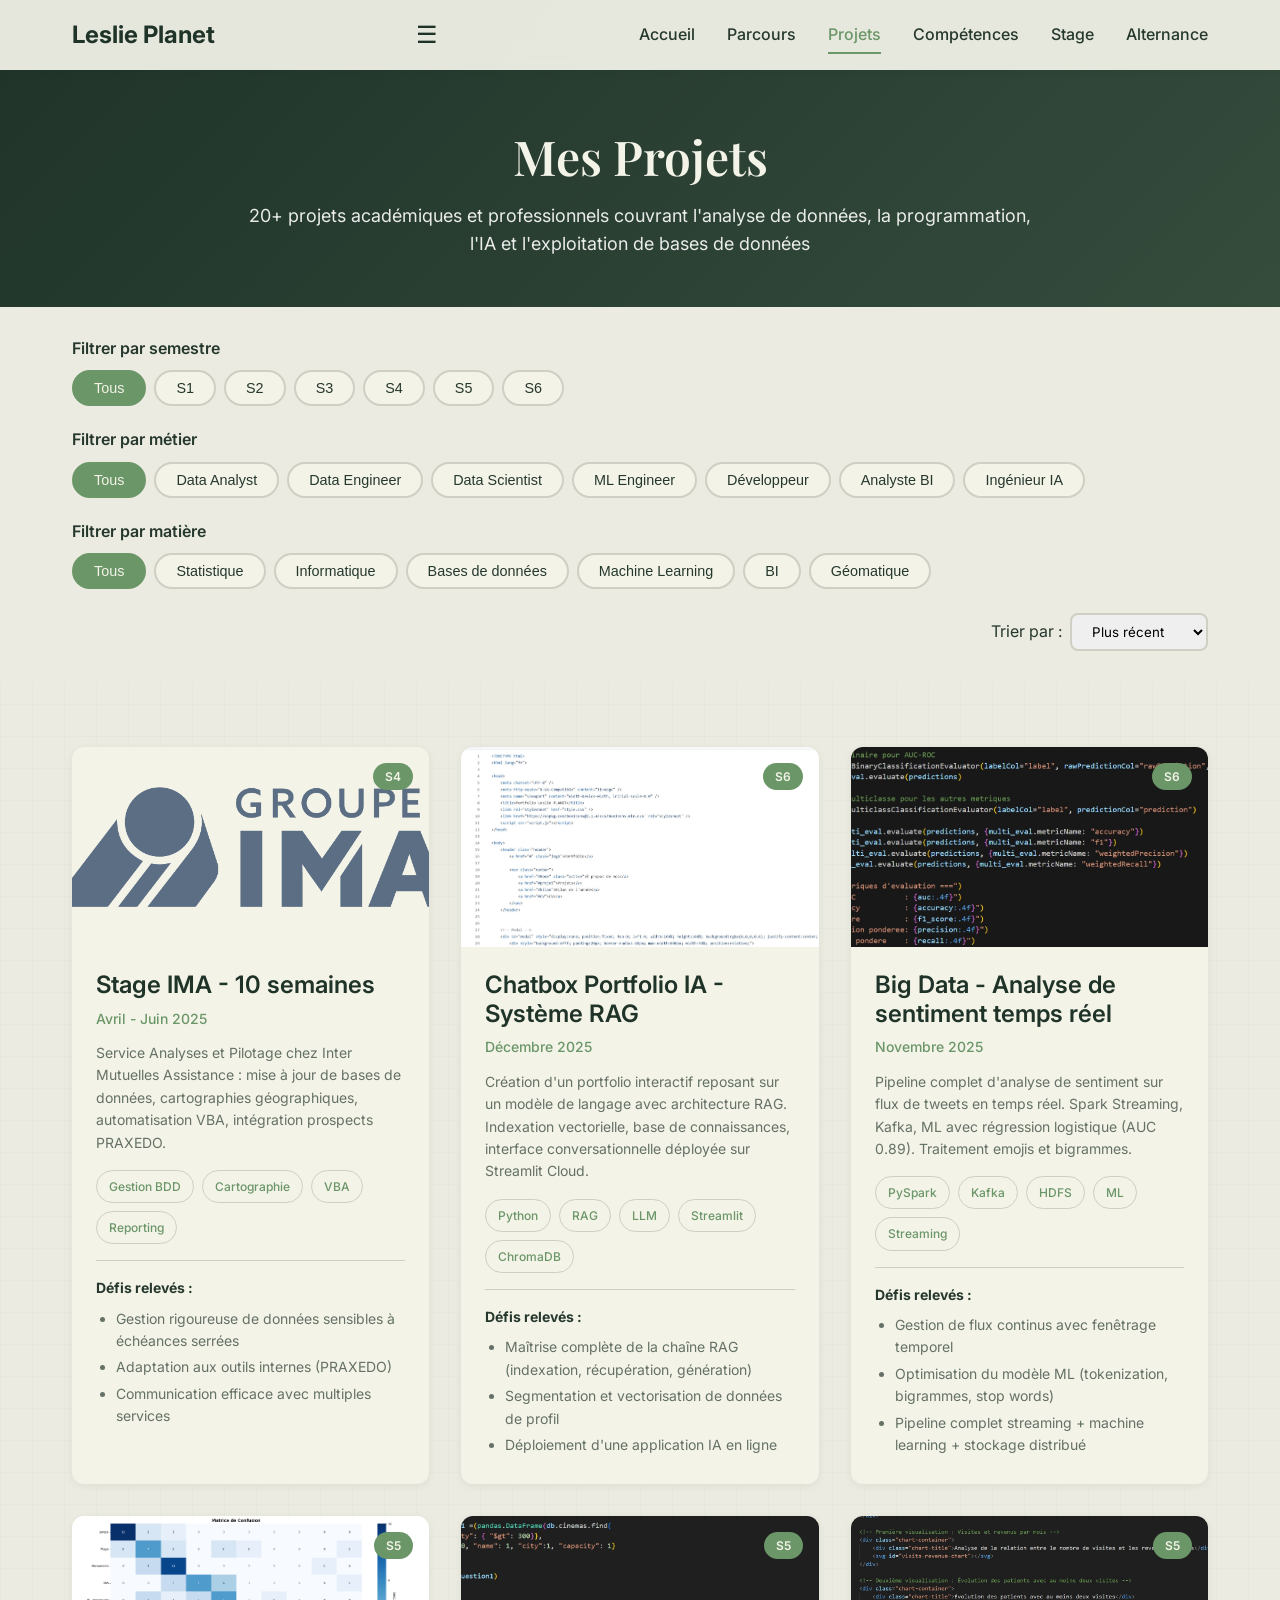
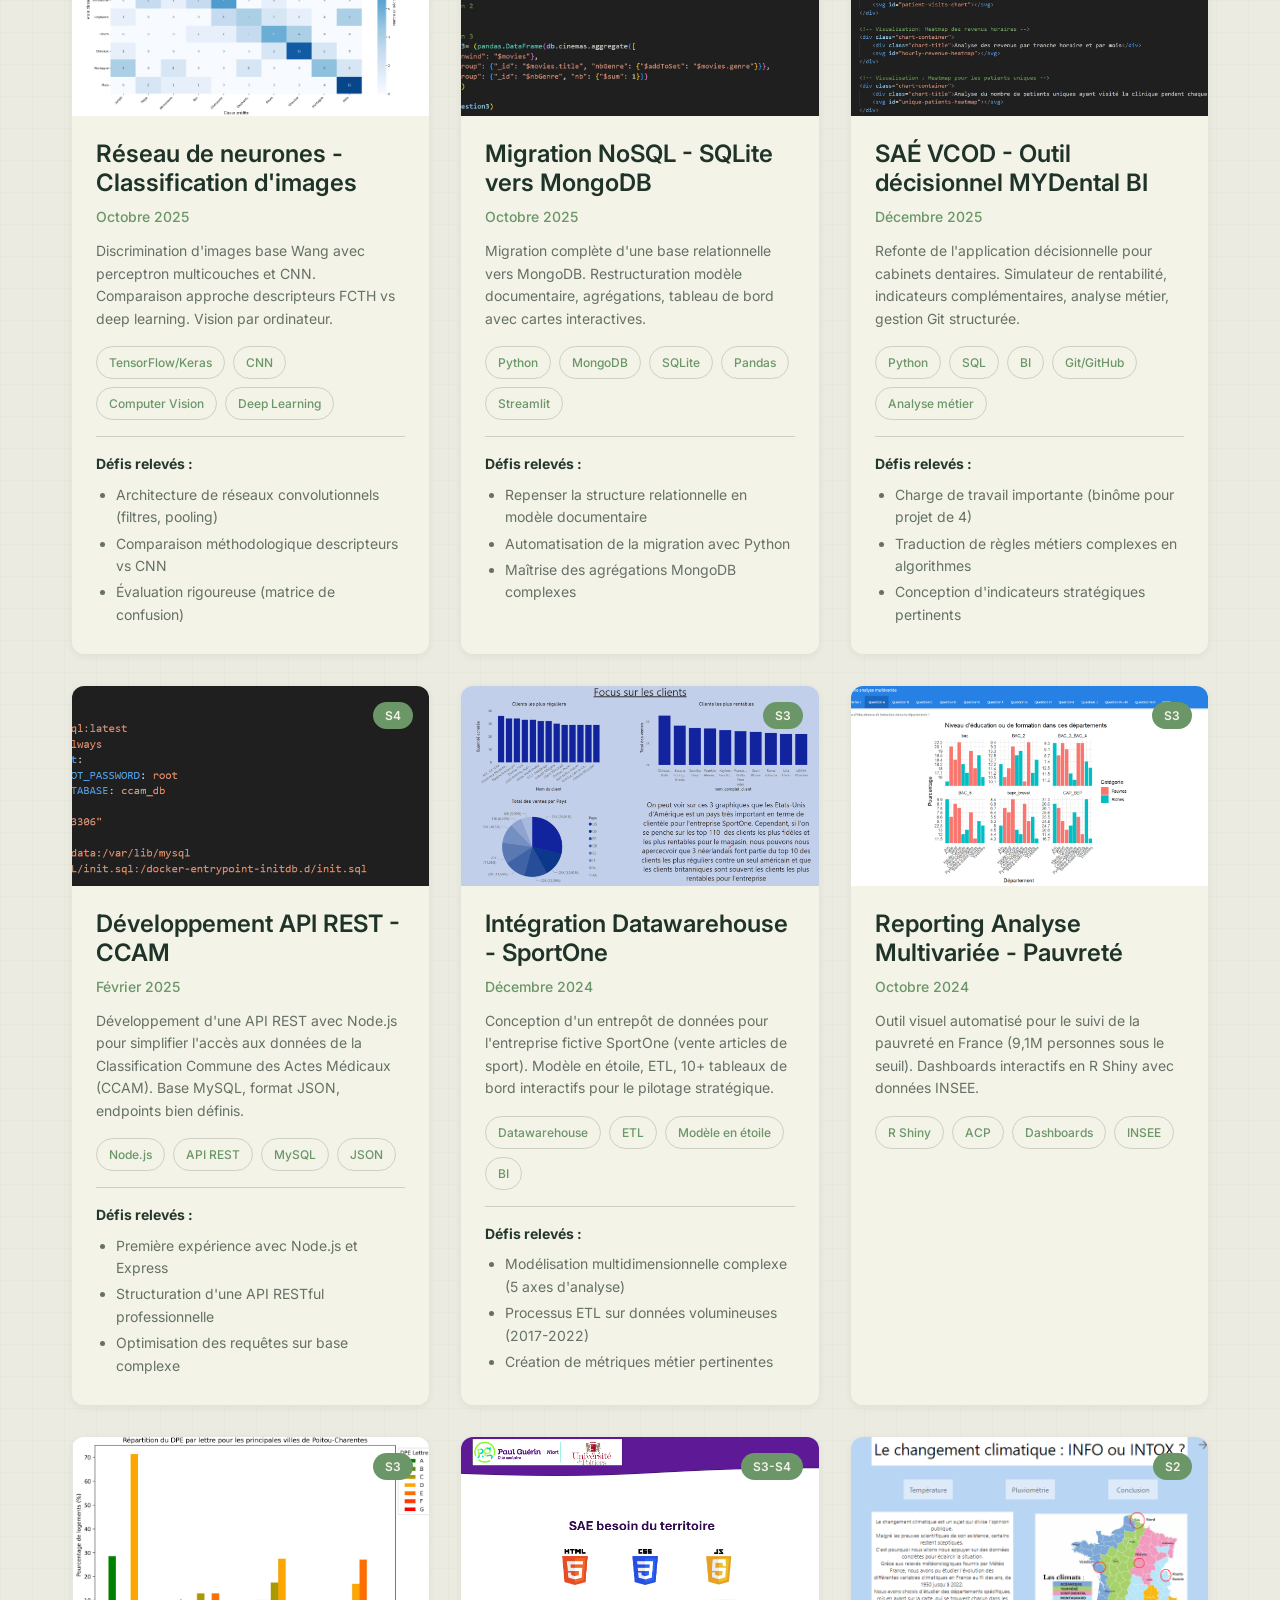
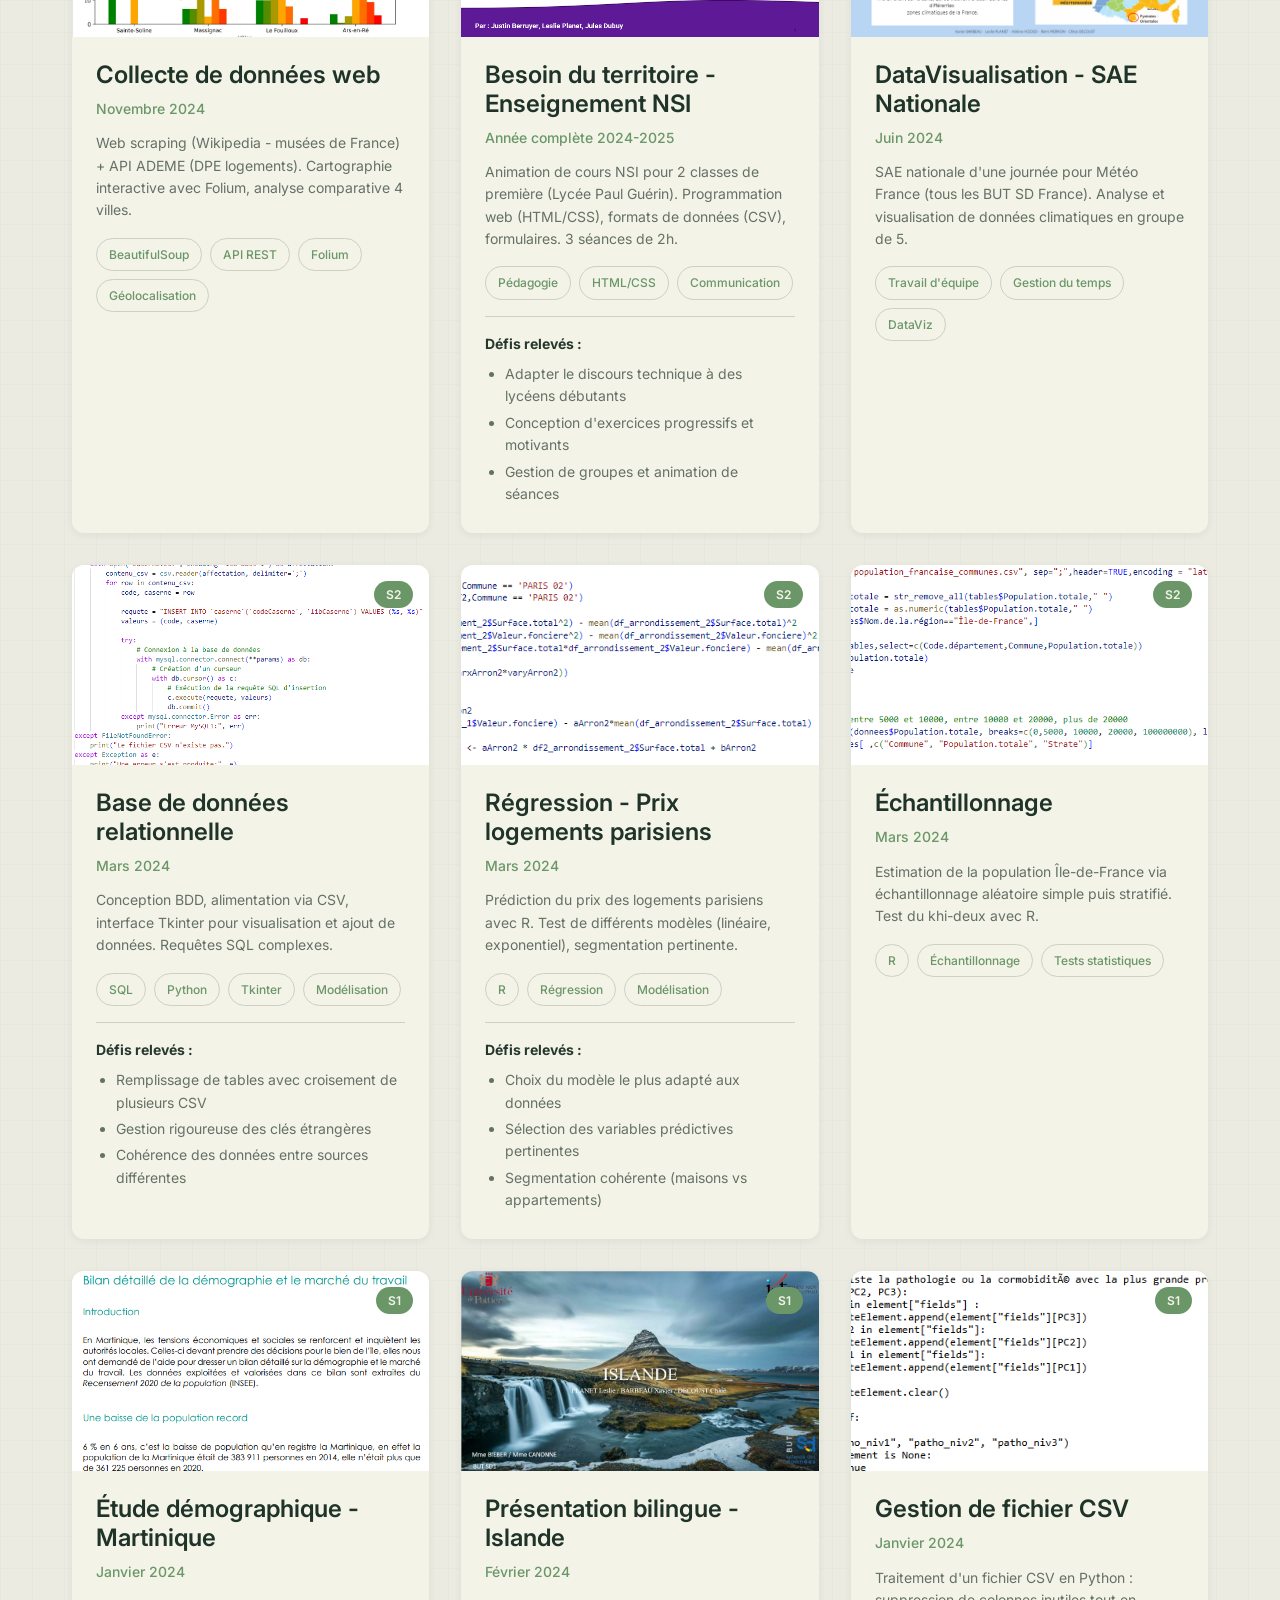
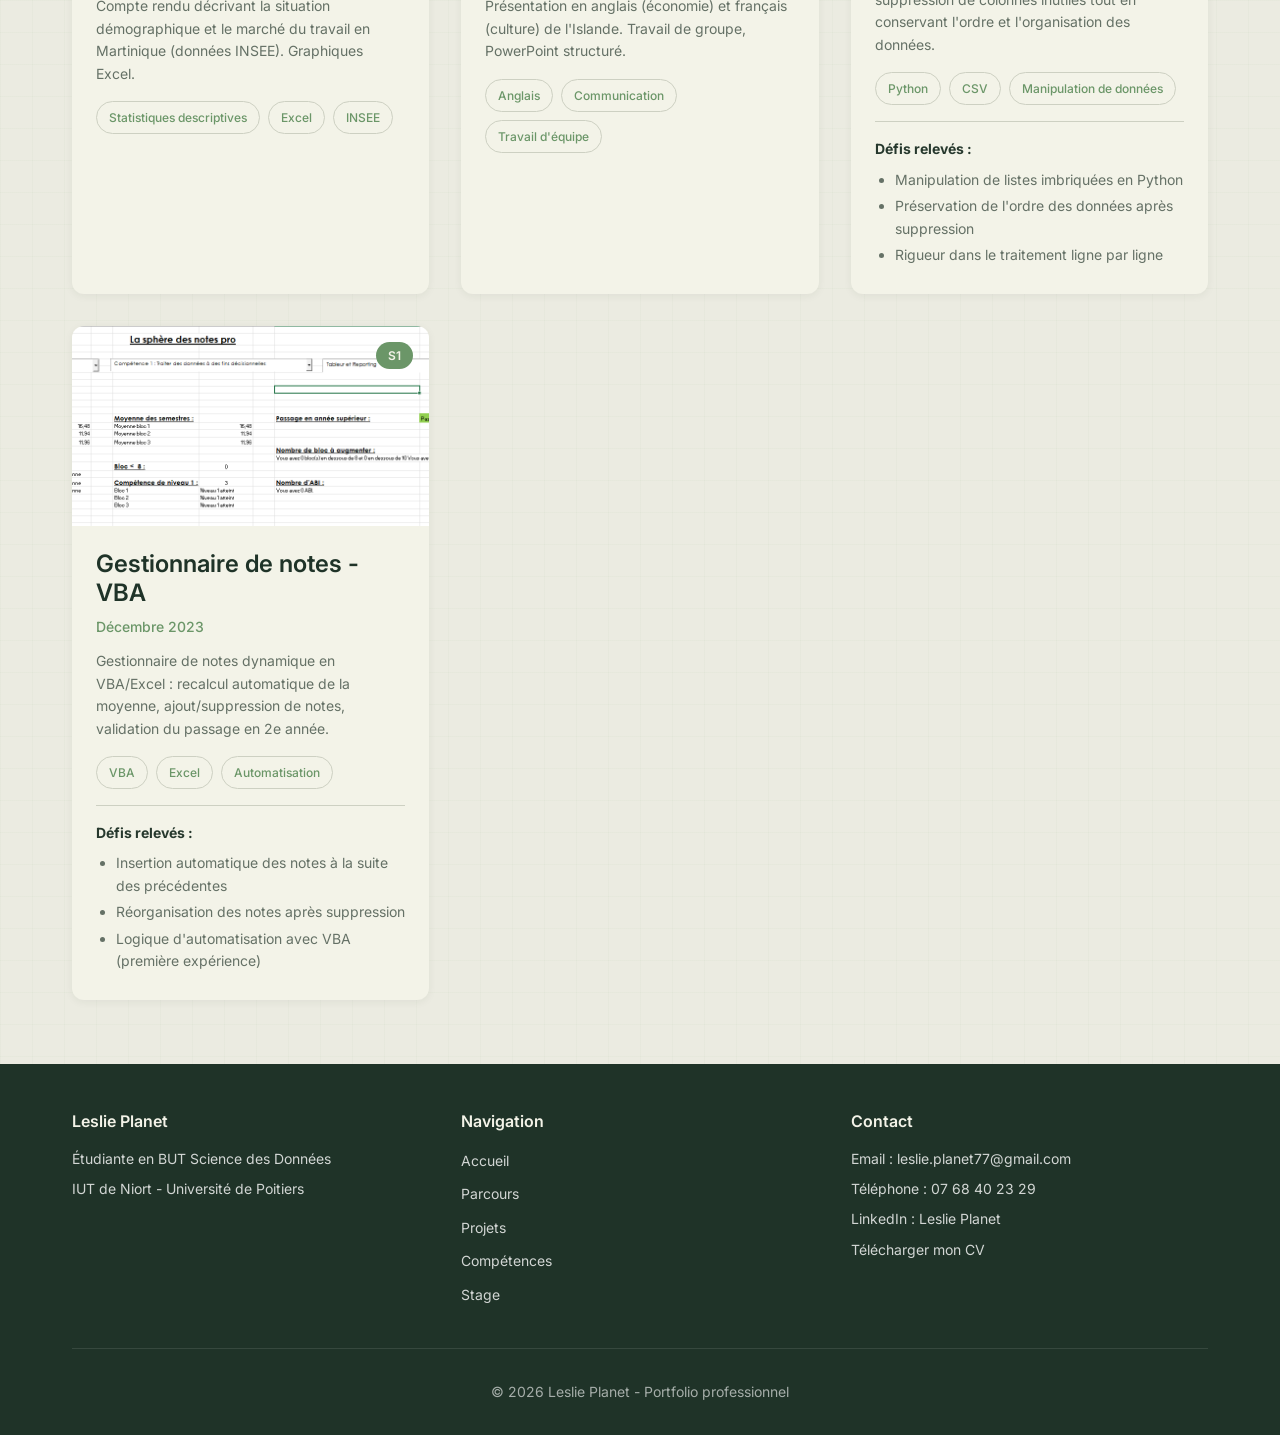
<file: projets.html>
<!DOCTYPE html>
<html lang="fr">
<head>
    <meta charset="UTF-8">
    <meta name="viewport" content="width=device-width, initial-scale=1.0">
    <title>Mes Projets - Leslie Planet</title>
    <link rel="stylesheet" href="css/style.css">
</head>
<body>
    <nav class="navbar">
        <div class="nav-container">
            <a href="index.html" class="nav-logo">Leslie Planet</a>
            <ul class="nav-menu">
                <li><a href="index.html" class="nav-link">Accueil</a></li>
                <li><a href="parcours.html" class="nav-link">Parcours</a></li>
                <li><a href="projets.html" class="nav-link active">Projets</a></li>
                <li><a href="competences.html" class="nav-link">Compétences</a></li>
                <li><a href="stage.html" class="nav-link">Stage</a></li>
                 <li><a href="alternance.html" class="nav-link">Alternance</a></li>
            </ul>
        </div>
    </nav>

    <section class="page-header">
        <div class="container">
            <h1>Mes Projets</h1>
            <p class="page-subtitle">20+ projets académiques et professionnels couvrant l'analyse de données, la programmation, l'IA et l'exploitation de bases de données</p>
        </div>
    </section>

    <section class="filters-section">
        <div class="container">
            <div class="filter-group">
                <h3>Filtrer par semestre</h3>
                <div class="filters">
                    <button class="filter-btn active" data-filter="all" data-type="semestre">Tous</button>
                    <button class="filter-btn" data-filter="S1" data-type="semestre">S1</button>
                    <button class="filter-btn" data-filter="S2" data-type="semestre">S2</button>
                    <button class="filter-btn" data-filter="S3" data-type="semestre">S3</button>
                    <button class="filter-btn" data-filter="S4" data-type="semestre">S4</button>
                    <button class="filter-btn" data-filter="S5" data-type="semestre">S5</button>
                    <button class="filter-btn" data-filter="S6" data-type="semestre">S6</button>
                </div>
            </div>
            
            <div class="filter-group">
                <h3>Filtrer par métier</h3>
                <div class="filters">
                    <button class="filter-btn active" data-filter="all" data-type="metier">Tous</button>
                    <button class="filter-btn" data-filter="Data Analyst" data-type="metier">Data Analyst</button>
                    <button class="filter-btn" data-filter="Data Engineer" data-type="metier">Data Engineer</button>
                    <button class="filter-btn" data-filter="Data Scientist" data-type="metier">Data Scientist</button>
                    <button class="filter-btn" data-filter="Machine Learning Engineer" data-type="metier">ML Engineer</button>
                    <button class="filter-btn" data-filter="Développeur" data-type="metier">Développeur</button>
                    <button class="filter-btn" data-filter="Analyste BI" data-type="metier">Analyste BI</button>
                    <button class="filter-btn" data-filter="Ingénieur IA" data-type="metier">Ingénieur IA</button>
                </div>
            </div>

            <div class="filter-group">
                <h3>Filtrer par matière</h3>
                <div class="filters">
                    <button class="filter-btn active" data-filter="all" data-type="matiere">Tous</button>
                    <button class="filter-btn" data-filter="Statistique" data-type="matiere">Statistique</button>
                    <button class="filter-btn" data-filter="Informatique" data-type="matiere">Informatique</button>
                    <button class="filter-btn" data-filter="Bases de données" data-type="matiere">Bases de données</button>
                    <button class="filter-btn" data-filter="Machine Learning" data-type="matiere">Machine Learning</button>
                    <button class="filter-btn" data-filter="BI" data-type="matiere">BI</button>
                    <button class="filter-btn" data-filter="Géomatique" data-type="matiere">Géomatique</button>
                </div>
            </div>
            
            <div class="sort">
                <label for="sort-select">Trier par :</label>
                <select id="sort-select">
                    <option value="recent">Plus récent</option>
                    <option value="ancien">Plus ancien</option>
                    <option value="alphabetical">Alphabétique</option>
                </select>
            </div>
        </div>
    </section>

    <section class="projects-grid-section">
        <div class="container">
            <div class="projects-grid" id="projects-container">
                
                <!-- Stage IMA -->
                <article class="project-card" data-semestre="S4" data-date="2025-04-13" data-title="Stage IMA" data-metiers="Data Analyst,Analyste BI" data-matiere="Bases de données,Géomatique" id="stage-ima">
                    <div class="project-image">
                        <img src="images/Stage.png" alt="Stage IMA">
                        <div class="project-overlay">
                            <span class="project-semestre">S4</span>
                        </div>
                    </div>
                    <div class="project-content">
                        <h3>Stage IMA - 10 semaines</h3>
                        <p class="project-date">Avril - Juin 2025</p>
                        <p class="project-desc">
                            Service Analyses et Pilotage chez Inter Mutuelles Assistance : mise à jour de bases de données, 
                            cartographies géographiques, automatisation VBA, intégration prospects PRAXEDO.
                        </p>
                        <div class="project-tags">
                            <span class="tag">Gestion BDD</span>
                            <span class="tag">Cartographie</span>
                            <span class="tag">VBA</span>
                            <span class="tag">Reporting</span>
                        </div>
                        <div class="project-difficulty">
                            <strong>Défis relevés :</strong>
                            <ul>
                                <li>Gestion rigoureuse de données sensibles à échéances serrées</li>
                                <li>Adaptation aux outils internes (PRAXEDO)</li>
                                <li>Communication efficace avec multiples services</li>
                            </ul>
                        </div>
                    </div>
                </article>

                <!-- Chatbox Portfolio IA -->
                <article class="project-card" data-semestre="S6" data-date="2025-12-15" data-title="Chatbox Portfolio IA" data-metiers="Ingénieur IA,Machine Learning Engineer,Data Scientist" data-matiere="Machine Learning,Informatique" id="chatbox">
                    <div class="project-image">
                        <img src="images/chat.jpg" alt="Chatbox Portfolio IA">
                        <div class="project-overlay">
                            <span class="project-semestre">S6</span>
                        </div>
                    </div>
                    <div class="project-content">
                        <h3>Chatbox Portfolio IA - Système RAG</h3>
                        <p class="project-date">Décembre 2025</p>
                        <p class="project-desc">
                            Création d'un portfolio interactif reposant sur un modèle de langage avec architecture RAG. 
                            Indexation vectorielle, base de connaissances, interface conversationnelle déployée sur Streamlit Cloud.
                        </p>
                        <div class="project-tags">
                            <span class="tag">Python</span>
                            <span class="tag">RAG</span>
                            <span class="tag">LLM</span>
                            <span class="tag">Streamlit</span>
                            <span class="tag">ChromaDB</span>
                        </div>
                        <div class="project-difficulty">
                            <strong>Défis relevés :</strong>
                            <ul>
                                <li>Maîtrise complète de la chaîne RAG (indexation, récupération, génération)</li>
                                <li>Segmentation et vectorisation de données de profil</li>
                                <li>Déploiement d'une application IA en ligne</li>
                            </ul>
                        </div>
                    </div>
                </article>

                <!-- Big Data - Analyse de sentiment -->
                <article class="project-card" data-semestre="S6" data-date="2025-11-30" data-title="Big Data Sentiment" data-metiers="Data Scientist,Machine Learning Engineer,Data Engineer" data-matiere="Statistique,Informatique" id="big-data">
                    <div class="project-image">
                        <img src="images/LLM.jpg" alt="Big Data - Analyse de sentiment temps réel">
                        <div class="project-overlay">
                            <span class="project-semestre">S6</span>
                        </div>
                    </div>
                    <div class="project-content">
                        <h3>Big Data - Analyse de sentiment temps réel</h3>
                        <p class="project-date">Novembre 2025</p>
                        <p class="project-desc">
                            Pipeline complet d'analyse de sentiment sur flux de tweets en temps réel. 
                            Spark Streaming, Kafka, ML avec régression logistique (AUC 0.89). Traitement emojis et bigrammes.
                        </p>
                        <div class="project-tags">
                            <span class="tag">PySpark</span>
                            <span class="tag">Kafka</span>
                            <span class="tag">HDFS</span>
                            <span class="tag">ML</span>
                            <span class="tag">Streaming</span>
                        </div>
                        <div class="project-difficulty">
                            <strong>Défis relevés :</strong>
                            <ul>
                                <li>Gestion de flux continus avec fenêtrage temporel</li>
                                <li>Optimisation du modèle ML (tokenization, bigrammes, stop words)</li>
                                <li>Pipeline complet streaming + machine learning + stockage distribué</li>
                            </ul>
                        </div>
                    </div>
                </article>

                <!-- Réseau de neurones - Classification d'images -->
                <article class="project-card" data-semestre="S5" data-date="2025-10-30" data-title="Classification Images" data-metiers="Data Scientist,Machine Learning Engineer,Ingénieur IA" data-matiere="Machine Learning" id="reseau-neurones">
                    <div class="project-image">
                        <img src="images/Wang.png" alt="Réseau de neurones">
                        <div class="project-overlay">
                            <span class="project-semestre">S5</span>
                        </div>
                    </div>
                    <div class="project-content">
                        <h3>Réseau de neurones - Classification d'images</h3>
                        <p class="project-date">Octobre 2025</p>
                        <p class="project-desc">
                            Discrimination d'images base Wang avec perceptron multicouches et CNN. 
                            Comparaison approche descripteurs FCTH vs deep learning. Vision par ordinateur.
                        </p>
                        <div class="project-tags">
                            <span class="tag">TensorFlow/Keras</span>
                            <span class="tag">CNN</span>
                            <span class="tag">Computer Vision</span>
                            <span class="tag">Deep Learning</span>
                        </div>
                        <div class="project-difficulty">
                            <strong>Défis relevés :</strong>
                            <ul>
                                <li>Architecture de réseaux convolutionnels (filtres, pooling)</li>
                                <li>Comparaison méthodologique descripteurs vs CNN</li>
                                <li>Évaluation rigoureuse (matrice de confusion)</li>
                            </ul>
                        </div>
                    </div>
                </article>

                <!-- Migration NoSQL -->
                <article class="project-card" data-semestre="S5" data-date="2025-10-15" data-title="Migration NoSQL" data-metiers="Data Engineer,Data Analyst,Développeur" data-matiere="Bases de données,Informatique" id="migration-nosql">
                    <div class="project-image">
                        <img src="images/NoSQL.jpg" alt="Migration NoSQL">
                        <div class="project-overlay">
                            <span class="project-semestre">S5</span>
                        </div>
                    </div>
                    <div class="project-content">
                        <h3>Migration NoSQL - SQLite vers MongoDB</h3>
                        <p class="project-date">Octobre 2025</p>
                        <p class="project-desc">
                            Migration complète d'une base relationnelle vers MongoDB. Restructuration modèle documentaire, 
                            agrégations, tableau de bord avec cartes interactives.
                        </p>
                        <div class="project-tags">
                            <span class="tag">Python</span>
                            <span class="tag">MongoDB</span>
                            <span class="tag">SQLite</span>
                            <span class="tag">Pandas</span>
                            <span class="tag">Streamlit</span>
                        </div>
                        <div class="project-difficulty">
                            <strong>Défis relevés :</strong>
                            <ul>
                                <li>Repenser la structure relationnelle en modèle documentaire</li>
                                <li>Automatisation de la migration avec Python</li>
                                <li>Maîtrise des agrégations MongoDB complexes</li>
                            </ul>
                        </div>
                    </div>
                </article>

                <!-- Outil décisionnel VCOD -->
                <article class="project-card" data-semestre="S5" data-date="2025-12-20" data-title="Outil décisionnel VCOD" data-metiers="Data Analyst,Data Engineer,Analyste BI" data-matiere="BI,Bases de données" id="vcod">
                    <div class="project-image">
                        <img src="images/MyDental.jpg" alt="Outil décisionnel">
                        <div class="project-overlay">
                            <span class="project-semestre">S5</span>
                        </div>
                    </div>
                    <div class="project-content">
                        <h3>SAÉ VCOD - Outil décisionnel MYDental BI</h3>
                        <p class="project-date">Décembre 2025</p>
                        <p class="project-desc">
                            Refonte de l'application décisionnelle pour cabinets dentaires. Simulateur de rentabilité, 
                            indicateurs complémentaires, analyse métier, gestion Git structurée.
                        </p>
                        <div class="project-tags">
                            <span class="tag">Python</span>
                            <span class="tag">SQL</span>
                            <span class="tag">BI</span>
                            <span class="tag">Git/GitHub</span>
                            <span class="tag">Analyse métier</span>
                        </div>
                        <div class="project-difficulty">
                            <strong>Défis relevés :</strong>
                            <ul>
                                <li>Charge de travail importante (binôme pour projet de 4)</li>
                                <li>Traduction de règles métiers complexes en algorithmes</li>
                                <li>Conception d'indicateurs stratégiques pertinents</li>
                            </ul>
                        </div>
                    </div>
                </article>

                <!-- API CCAM -->
                <article class="project-card" data-semestre="S4" data-date="2025-02-01" data-title="Développement API REST - CCAM" data-metiers="Développeur" data-matiere="Informatique" id="api-ccam">
                    <div class="project-image">
                        <img src="images/SAEMesmoudi2.png" alt="API CCAM">
                        <div class="project-overlay">
                            <span class="project-semestre">S4</span>
                        </div>
                    </div>
                    <div class="project-content">
                        <h3>Développement API REST - CCAM</h3>
                        <p class="project-date">Février 2025</p>
                        <p class="project-desc">
                            Développement d'une API REST avec Node.js pour simplifier l'accès aux données de la Classification 
                            Commune des Actes Médicaux (CCAM). Base MySQL, format JSON, endpoints bien définis.
                        </p>
                        <div class="project-tags">
                            <span class="tag">Node.js</span>
                            <span class="tag">API REST</span>
                            <span class="tag">MySQL</span>
                            <span class="tag">JSON</span>
                        </div>
                        <div class="project-difficulty">
                            <strong>Défis relevés :</strong>
                            <ul>
                                <li>Première expérience avec Node.js et Express</li>
                                <li>Structuration d'une API RESTful professionnelle</li>
                                <li>Optimisation des requêtes sur base complexe</li>
                            </ul>
                        </div>
                    </div>
                </article>

                <!-- Datawarehouse -->
                <article class="project-card" data-semestre="S3" data-date="2024-12-15" data-title="Datawarehouse SportOne" data-metiers="Analyste BI,Data Analyst,Data Engineer" data-matiere="Bases de données,BI" id="datawarehouse">
                    <div class="project-image">
                        <img src="images/SAENoel.png" alt="Datawarehouse">
                        <div class="project-overlay">
                            <span class="project-semestre">S3</span>
                        </div>
                    </div>
                    <div class="project-content">
                        <h3>Intégration Datawarehouse - SportOne</h3>
                        <p class="project-date">Décembre 2024</p>
                        <p class="project-desc">
                            Conception d'un entrepôt de données pour l'entreprise fictive SportOne (vente articles de sport). 
                            Modèle en étoile, ETL, 10+ tableaux de bord interactifs pour le pilotage stratégique.
                        </p>
                        <div class="project-tags">
                            <span class="tag">Datawarehouse</span>
                            <span class="tag">ETL</span>
                            <span class="tag">Modèle en étoile</span>
                            <span class="tag">BI</span>
                        </div>
                        <div class="project-difficulty">
                            <strong>Défis relevés :</strong>
                            <ul>
                                <li>Modélisation multidimensionnelle complexe (5 axes d'analyse)</li>
                                <li>Processus ETL sur données volumineuses (2017-2022)</li>
                                <li>Création de métriques métier pertinentes</li>
                            </ul>
                        </div>
                    </div>
                </article>

                <!-- Reporting Analyse Multivariée -->
                <article class="project-card" data-semestre="S3" data-date="2024-10-01" data-title="Reporting Pauvreté" data-metiers="Data Analyst,Data Scientist" data-matiere="Statistique,BI" id="reporting-multivariee">
                    <div class="project-image">
                        <img src="images/ReportingAnalyseMultivariee.png" alt="Reporting">
                        <div class="project-overlay">
                            <span class="project-semestre">S3</span>
                        </div>
                    </div>
                    <div class="project-content">
                        <h3>Reporting Analyse Multivariée - Pauvreté</h3>
                        <p class="project-date">Octobre 2024</p>
                        <p class="project-desc">
                            Outil visuel automatisé pour le suivi de la pauvreté en France (9,1M personnes sous le seuil). 
                            Dashboards interactifs en R Shiny avec données INSEE.
                        </p>
                        <div class="project-tags">
                            <span class="tag">R Shiny</span>
                            <span class="tag">ACP</span>
                            <span class="tag">Dashboards</span>
                            <span class="tag">INSEE</span>
                        </div>
                    </div>
                </article>

                <!-- Web Scraping -->
                <article class="project-card" data-semestre="S3" data-date="2024-11-20" data-title="Collecte données web" data-metiers="Data Engineer,Data Analyst,Développeur" data-matiere="Informatique" id="web-scraping">
                    <div class="project-image">
                        <img src="images/SAEGestionDonneWeb.jpg" alt="Web Scraping">
                        <div class="project-overlay">
                            <span class="project-semestre">S3</span>
                        </div>
                    </div>
                    <div class="project-content">
                        <h3>Collecte de données web</h3>
                        <p class="project-date">Novembre 2024</p>
                        <p class="project-desc">
                            Web scraping (Wikipedia - musées de France) + API ADEME (DPE logements). 
                            Cartographie interactive avec Folium, analyse comparative 4 villes.
                        </p>
                        <div class="project-tags">
                            <span class="tag">BeautifulSoup</span>
                            <span class="tag">API REST</span>
                            <span class="tag">Folium</span>
                            <span class="tag">Géolocalisation</span>
                        </div>
                    </div>
                </article>

                <!-- Besoin Territoire -->
                <article class="project-card" data-semestre="S3" data-date="2024-12-01" data-title="Besoin Territoire" data-metiers="" data-matiere="Géomatique,Informatique" id="besoin-territoire">
                    <div class="project-image">
                        <img src="images/SAEBesoinTerritoire.png" alt="Besoin Territoire">
                        <div class="project-overlay">
                            <span class="project-semestre">S3-S4</span>
                        </div>
                    </div>
                    <div class="project-content">
                        <h3>Besoin du territoire - Enseignement NSI</h3>
                        <p class="project-date">Année complète 2024-2025</p>
                        <p class="project-desc">
                            Animation de cours NSI pour 2 classes de première (Lycée Paul Guérin). 
                            Programmation web (HTML/CSS), formats de données (CSV), formulaires. 3 séances de 2h.
                        </p>
                        <div class="project-tags">
                            <span class="tag">Pédagogie</span>
                            <span class="tag">HTML/CSS</span>
                            <span class="tag">Communication</span>
                        </div>
                        <div class="project-difficulty">
                            <strong>Défis relevés :</strong>
                            <ul>
                                <li>Adapter le discours technique à des lycéens débutants</li>
                                <li>Conception d'exercices progressifs et motivants</li>
                                <li>Gestion de groupes et animation de séances</li>
                            </ul>
                        </div>
                    </div>
                </article>

                <!-- DataViz -->
                <article class="project-card" data-semestre="S2" data-date="2024-06-01" data-title="DataViz Météo France" data-metiers="Data Analyst" data-matiere="BI,Statistique" id="dataviz">
                    <div class="project-image">
                        <img src="images/SAEDataViz.PNG" alt="DataViz">
                        <div class="project-overlay">
                            <span class="project-semestre">S2</span>
                        </div>
                    </div>
                    <div class="project-content">
                        <h3>DataVisualisation - SAE Nationale</h3>
                        <p class="project-date">Juin 2024</p>
                        <p class="project-desc">
                            SAE nationale d'une journée pour Météo France (tous les BUT SD France). 
                            Analyse et visualisation de données climatiques en groupe de 5.
                        </p>
                        <div class="project-tags">
                            <span class="tag">Travail d'équipe</span>
                            <span class="tag">Gestion du temps</span>
                            <span class="tag">DataViz</span>
                        </div>
                    </div>
                </article>

                <!-- BDR -->
                <article class="project-card" data-semestre="S2" data-date="2024-03-30" data-title="Base de données relationnelle" data-metiers="Data Engineer,Développeur" data-matiere="Bases de données" id="bdr">
                    <div class="project-image">
                        <img src="images/SAEBDR.PNG" alt="BDR">
                        <div class="project-overlay">
                            <span class="project-semestre">S2</span>
                        </div>
                    </div>
                    <div class="project-content">
                        <h3>Base de données relationnelle</h3>
                        <p class="project-date">Mars 2024</p>
                        <p class="project-desc">
                            Conception BDD, alimentation via CSV, interface Tkinter pour visualisation et ajout de données. 
                            Requêtes SQL complexes.
                        </p>
                        <div class="project-tags">
                            <span class="tag">SQL</span>
                            <span class="tag">Python</span>
                            <span class="tag">Tkinter</span>
                            <span class="tag">Modélisation</span>
                        </div>
                        <div class="project-difficulty">
                            <strong>Défis relevés :</strong>
                            <ul>
                                <li>Remplissage de tables avec croisement de plusieurs CSV</li>
                                <li>Gestion rigoureuse des clés étrangères</li>
                                <li>Cohérence des données entre sources différentes</li>
                            </ul>
                        </div>
                    </div>
                </article>

                <!-- Régression -->
                <article class="project-card" data-semestre="S2" data-date="2024-03-30" data-title="Régression logements" data-metiers="Data Scientist,Data Analyst" data-matiere="Statistique" id="regression">
                    <div class="project-image">
                        <img src="images/SAEBureau.PNG" alt="Régression">
                        <div class="project-overlay">
                            <span class="project-semestre">S2</span>
                        </div>
                    </div>
                    <div class="project-content">
                        <h3>Régression - Prix logements parisiens</h3>
                        <p class="project-date">Mars 2024</p>
                        <p class="project-desc">
                            Prédiction du prix des logements parisiens avec R. Test de différents modèles (linéaire, exponentiel), 
                            segmentation pertinente.
                        </p>
                        <div class="project-tags">
                            <span class="tag">R</span>
                            <span class="tag">Régression</span>
                            <span class="tag">Modélisation</span>
                        </div>
                        <div class="project-difficulty">
                            <strong>Défis relevés :</strong>
                            <ul>
                                <li>Choix du modèle le plus adapté aux données</li>
                                <li>Sélection des variables prédictives pertinentes</li>
                                <li>Segmentation cohérente (maisons vs appartements)</li>
                            </ul>
                        </div>
                    </div>
                </article>

                <!-- Échantillonnage -->
                <article class="project-card" data-semestre="S2" data-date="2024-03-15" data-title="Échantillonnage" data-metiers="Data Analyst" data-matiere="Statistique" id="echantillonnage">
                    <div class="project-image">
                        <img src="images/SAEEchantillonage.PNG" alt="Échantillonnage">
                        <div class="project-overlay">
                            <span class="project-semestre">S2</span>
                        </div>
                    </div>
                    <div class="project-content">
                        <h3>Échantillonnage</h3>
                        <p class="project-date">Mars 2024</p>
                        <p class="project-desc">
                            Estimation de la population Île-de-France via échantillonnage aléatoire simple puis stratifié. 
                            Test du khi-deux avec R.
                        </p>
                        <div class="project-tags">
                            <span class="tag">R</span>
                            <span class="tag">Échantillonnage</span>
                            <span class="tag">Tests statistiques</span>
                        </div>
                    </div>
                </article>

                <!-- Martinique -->
                <article class="project-card" data-semestre="S1" data-date="2024-01-30" data-title="Étude Martinique" data-metiers="Data Analyst" data-matiere="Statistique" id="martinique">
                    <div class="project-image">
                        <img src="images/SAEMartinique.PNG" alt="Martinique">
                        <div class="project-overlay">
                            <span class="project-semestre">S1</span>
                        </div>
                    </div>
                    <div class="project-content">
                        <h3>Étude démographique - Martinique</h3>
                        <p class="project-date">Janvier 2024</p>
                        <p class="project-desc">
                            Compte rendu décrivant la situation démographique et le marché du travail en Martinique 
                            (données INSEE). Graphiques Excel.
                        </p>
                        <div class="project-tags">
                            <span class="tag">Statistiques descriptives</span>
                            <span class="tag">Excel</span>
                            <span class="tag">INSEE</span>
                        </div>
                    </div>
                </article>

                <!-- Islande -->
                <article class="project-card" data-semestre="S1" data-date="2024-02-15" data-title="Présentation Islande" data-metiers="" data-matiere="Informatique" id="islande">
                    <div class="project-image">
                        <img src="images/SAEIslande.PNG" alt="Islande">
                        <div class="project-overlay">
                            <span class="project-semestre">S1</span>
                        </div>
                    </div>
                    <div class="project-content">
                        <h3>Présentation bilingue - Islande</h3>
                        <p class="project-date">Février 2024</p>
                        <p class="project-desc">
                            Présentation en anglais (économie) et français (culture) de l'Islande. 
                            Travail de groupe, PowerPoint structuré.
                        </p>
                        <div class="project-tags">
                            <span class="tag">Anglais</span>
                            <span class="tag">Communication</span>
                            <span class="tag">Travail d'équipe</span>
                        </div>
                    </div>
                </article>

                <!-- Gestion Fichier -->
                <article class="project-card" data-semestre="S1" data-date="2024-01-15" data-title="Gestion de fichier" data-metiers="Data Engineer,Développeur" data-matiere="Informatique" id="gestion-fichier">
                    <div class="project-image">
                        <img src="images/SAEGestionFichier.PNG" alt="Gestion fichier">
                        <div class="project-overlay">
                            <span class="project-semestre">S1</span>
                        </div>
                    </div>
                    <div class="project-content">
                        <h3>Gestion de fichier CSV</h3>
                        <p class="project-date">Janvier 2024</p>
                        <p class="project-desc">
                            Traitement d'un fichier CSV en Python : suppression de colonnes inutiles tout en conservant 
                            l'ordre et l'organisation des données.
                        </p>
                        <div class="project-tags">
                            <span class="tag">Python</span>
                            <span class="tag">CSV</span>
                            <span class="tag">Manipulation de données</span>
                        </div>
                        <div class="project-difficulty">
                            <strong>Défis relevés :</strong>
                            <ul>
                                <li>Manipulation de listes imbriquées en Python</li>
                                <li>Préservation de l'ordre des données après suppression</li>
                                <li>Rigueur dans le traitement ligne par ligne</li>
                            </ul>
                        </div>
                    </div>
                </article>

                <!-- Reporting S1 -->
                <article class="project-card" data-semestre="S1" data-date="2023-12-30" data-title="Gestionnaire notes" data-metiers="Développeur" data-matiere="Informatique" id="reporting-s1">
                    <div class="project-image">
                        <img src="images/SAEReporting.PNG" alt="Reporting">
                        <div class="project-overlay">
                            <span class="project-semestre">S1</span>
                        </div>
                    </div>
                    <div class="project-content">
                        <h3>Gestionnaire de notes - VBA</h3>
                        <p class="project-date">Décembre 2023</p>
                        <p class="project-desc">
                            Gestionnaire de notes dynamique en VBA/Excel : recalcul automatique de la moyenne, 
                            ajout/suppression de notes, validation du passage en 2e année.
                        </p>
                        <div class="project-tags">
                            <span class="tag">VBA</span>
                            <span class="tag">Excel</span>
                            <span class="tag">Automatisation</span>
                        </div>
                        <div class="project-difficulty">
                            <strong>Défis relevés :</strong>
                            <ul>
                                <li>Insertion automatique des notes à la suite des précédentes</li>
                                <li>Réorganisation des notes après suppression</li>
                                <li>Logique d'automatisation avec VBA (première expérience)</li>
                            </ul>
                        </div>
                    </div>
                </article>

            </div>
        </div>
    </section>

    <!-- Modales détails projets -->
    <div id="project-modal" class="modal">
        <div class="modal-content">
            <span class="modal-close">&times;</span>
            <div id="modal-body"></div>
        </div>
    </div>

    <footer class="footer">
        <div class="container">
            <div class="footer-content">
                <div class="footer-section">
                    <h4>Leslie Planet</h4>
                    <p>Étudiante en BUT Science des Données</p>
                    <p>IUT de Niort - Université de Poitiers</p>
                </div>
                <div class="footer-section">
                    <h4>Navigation</h4>
                    <ul>
                        <li><a href="index.html">Accueil</a></li>
                        <li><a href="parcours.html">Parcours</a></li>
                        <li><a href="projets.html">Projets</a></li>
                        <li><a href="competences.html">Compétences</a></li>
                        <li><a href="stage.html">Stage</a></li>
                    </ul>
                </div>
                <div class="footer-section">
                    <h4>Contact</h4>
                    <p>Email : leslie.planet77@gmail.com</p>
                    <p>Téléphone : 07 68 40 23 29</p>
                    <p>LinkedIn : Leslie Planet</p>
                    <p><a href="docs/cv4-LesliePlanet.pdf" target="_blank">Télécharger mon CV</a></p>
                </div>
            </div>
            <div class="footer-bottom">
                <p>&copy; 2026 Leslie Planet - Portfolio professionnel</p>
            </div>
        </div>
    </footer>

    <script src="js/script.js"></script>
</body>
</html>
</file>
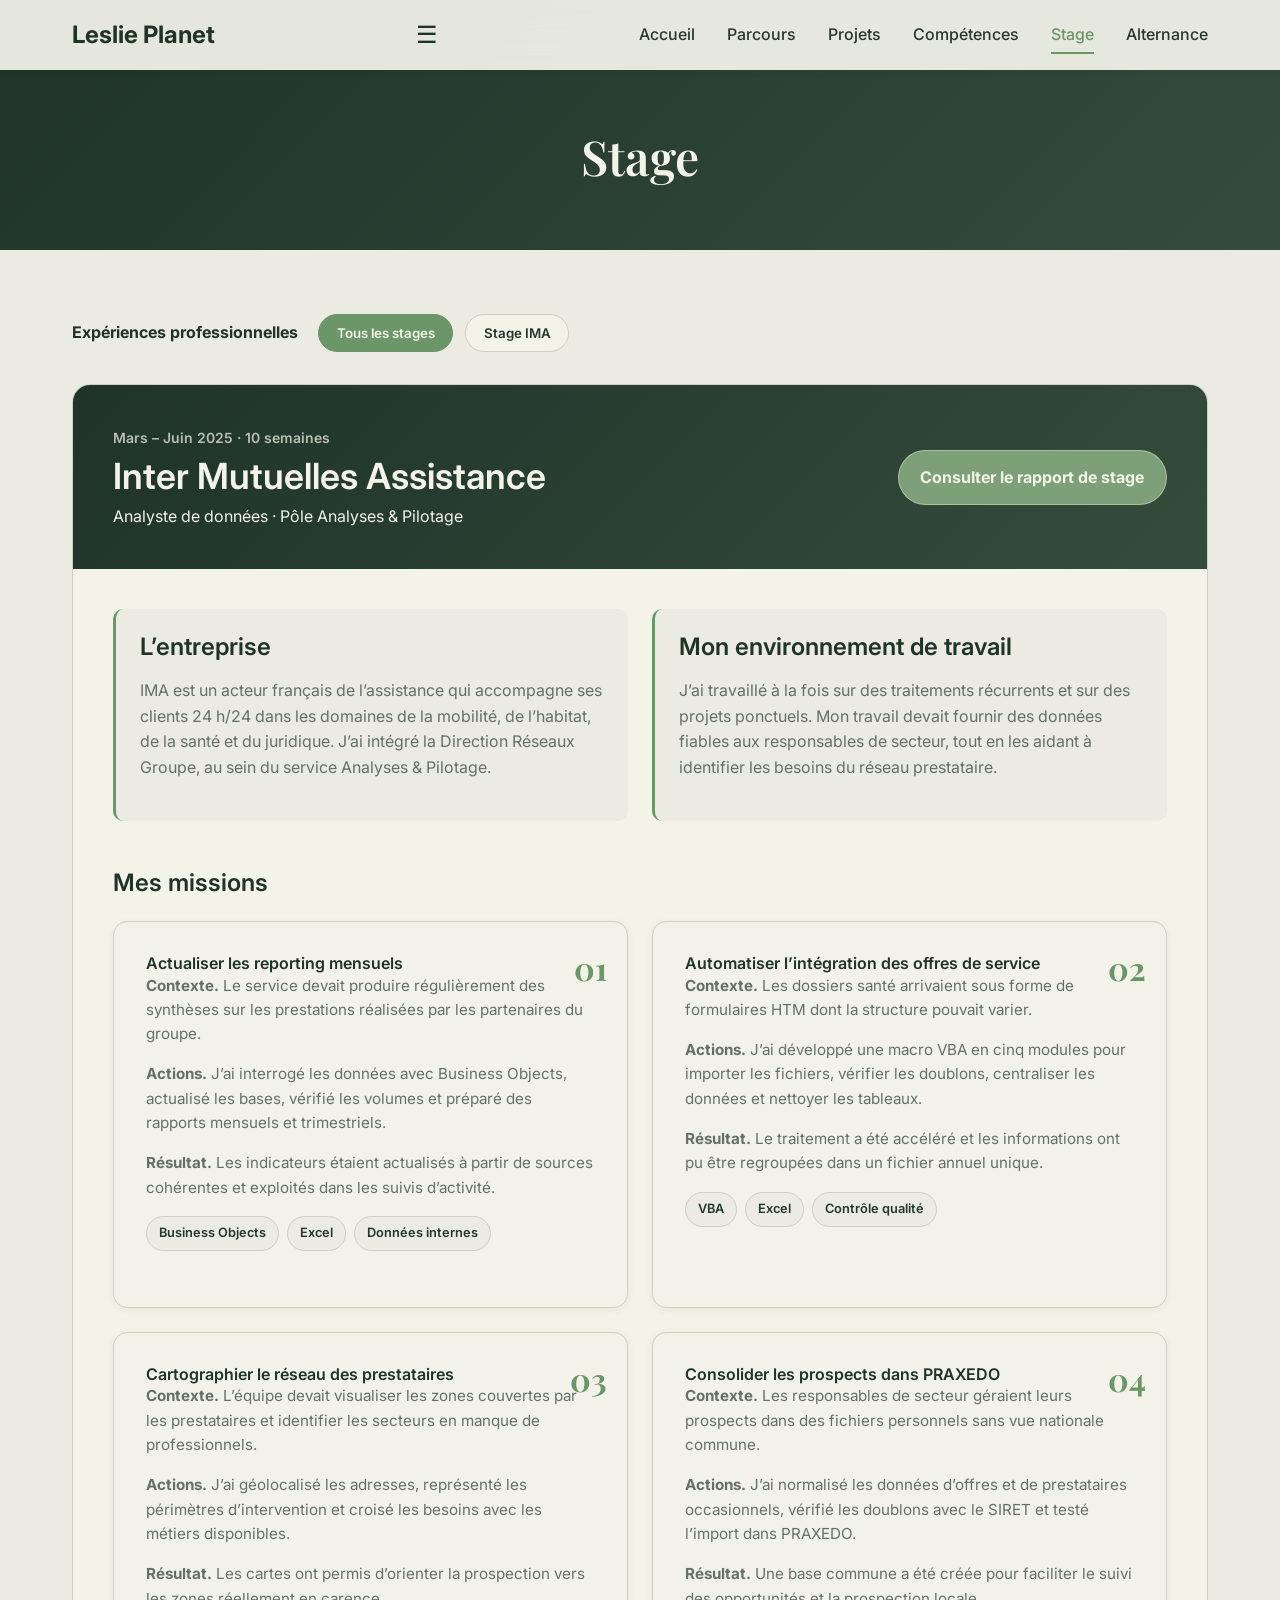
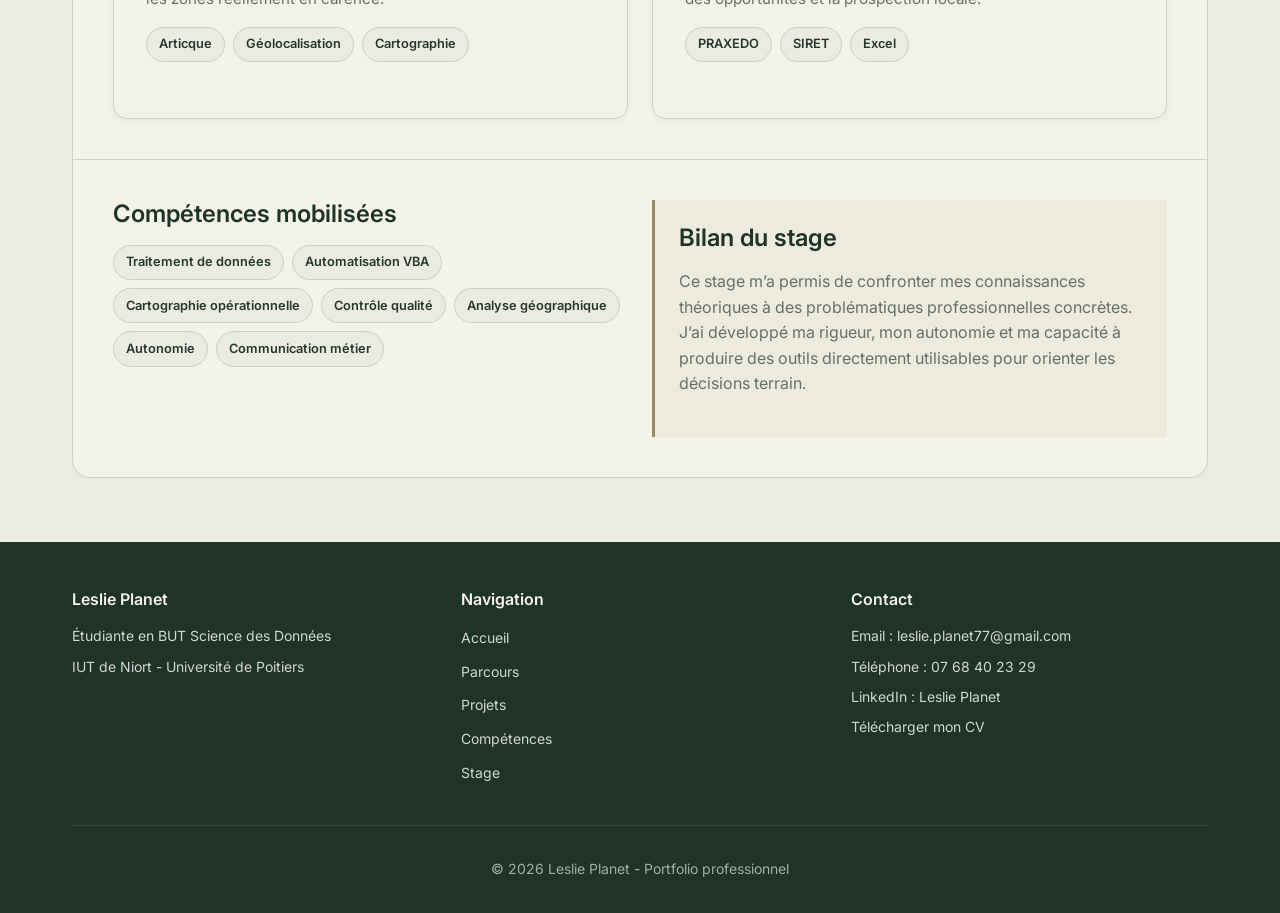
<file: stage.html>
<!DOCTYPE html>
<html lang="fr">
<head>
    <meta charset="UTF-8">
    <meta name="viewport" content="width=device-width, initial-scale=1.0">
    <title>Stage IMA - Leslie Planet</title>
    <link rel="stylesheet" href="css/style.css">
</head>
<body>
    <nav class="navbar">
        <div class="nav-container">
            <a href="index.html" class="nav-logo">Leslie Planet</a>
            <ul class="nav-menu">
                <li><a href="index.html" class="nav-link">Accueil</a></li>
                <li><a href="parcours.html" class="nav-link">Parcours</a></li>
                <li><a href="projets.html" class="nav-link">Projets</a></li>
                <li><a href="competences.html" class="nav-link">Compétences</a></li>
                <li><a href="stage.html" class="nav-link active">Stage</a></li>
                <li><a href="alternance.html" class="nav-link">Alternance</a></li>
            </ul>
        </div>
    </nav>

    <section class="page-header">
        <div class="container">
            <h1>Stage</h1>
        </div>
    </section>

    <section class="stage-page">
        <div class="container">
            <div class="stage-selector" aria-label="Sélection du stage">
                <span class="stage-selector-label">Expériences professionnelles</span>
                <button class="stage-filter active" type="button" data-stage-filter="all">Tous les stages</button>
                <button class="stage-filter" type="button" data-stage-filter="ima">Stage IMA</button>
            </div>

            <!-- Pour ajouter un futur stage : copier un bloc <article class="stage-experience"> ci-dessous -->
            <article class="stage-experience" data-stage="ima">
                <header class="stage-identity">
                    <div>
                        <span class="stage-period">Mars – Juin 2025 · 10 semaines</span>
                        <h2>Inter Mutuelles Assistance</h2>
                        <p class="stage-role">Analyste de données · Pôle Analyses &amp; Pilotage</p>
                    </div>
                    <div class="stage-summary">
                        <a href="Stage\Rapport_de_stage_LesliePLANET 11-06-2025 (1).docx" class="stage-report-btn" target="_blank" rel="noopener noreferrer">
                            Consulter le rapport de stage
                        </a>
                    </div>
                </header>

                <div class="stage-context-grid">
                    <section class="stage-context-card">
                        <h3>L’entreprise</h3>
                        <p>
                            IMA est un acteur français de l’assistance qui accompagne ses clients 24 h/24
                            dans les domaines de la mobilité, de l’habitat, de la santé et du juridique.
                            J’ai intégré la Direction Réseaux Groupe, au sein du service Analyses &amp; Pilotage.
                        </p>
                    </section>

                    <section class="stage-context-card">
                        <h3>Mon environnement de travail</h3>
                        <p>
                            J’ai travaillé à la fois sur des traitements récurrents et sur des projets
                            ponctuels. Mon travail devait fournir des données fiables aux responsables
                            de secteur, tout en les aidant à identifier les besoins du réseau prestataire.
                        </p>
                    </section>
                </div>

                <h3 class="stage-section-title">Mes missions</h3>
                <div class="missions-grid">
                    <article class="mission-card">
                        <div class="mission-number">01</div>
                        <h4>Actualiser les reporting mensuels</h4>
                        <p><strong>Contexte.</strong> Le service devait produire régulièrement des synthèses sur les prestations réalisées par les partenaires du groupe.</p>
                        <p><strong>Actions.</strong> J’ai interrogé les données avec Business Objects, actualisé les bases, vérifié les volumes et préparé des rapports mensuels et trimestriels.</p>
                        <p><strong>Résultat.</strong> Les indicateurs étaient actualisés à partir de sources cohérentes et exploités dans les suivis d’activité.</p>
                        <div class="mission-tools"><span>Business Objects</span><span>Excel</span><span>Données internes</span></div>
                    </article>

                    <article class="mission-card">
                        <div class="mission-number">02</div>
                        <h4>Automatiser l’intégration des offres de service</h4>
                        <p><strong>Contexte.</strong> Les dossiers santé arrivaient sous forme de formulaires HTM dont la structure pouvait varier.</p>
                        <p><strong>Actions.</strong> J’ai développé une macro VBA en cinq modules pour importer les fichiers, vérifier les doublons, centraliser les données et nettoyer les tableaux.</p>
                        <p><strong>Résultat.</strong> Le traitement a été accéléré et les informations ont pu être regroupées dans un fichier annuel unique.</p>
                        <div class="mission-tools"><span>VBA</span><span>Excel</span><span>Contrôle qualité</span></div>
                    </article>

                    <article class="mission-card">
                        <div class="mission-number">03</div>
                        <h4>Cartographier le réseau des prestataires</h4>
                        <p><strong>Contexte.</strong> L’équipe devait visualiser les zones couvertes par les prestataires et identifier les secteurs en manque de professionnels.</p>
                        <p><strong>Actions.</strong> J’ai géolocalisé les adresses, représenté les périmètres d’intervention et croisé les besoins avec les métiers disponibles.</p>
                        <p><strong>Résultat.</strong> Les cartes ont permis d’orienter la prospection vers les zones réellement en carence.</p>
                        <div class="mission-tools"><span>Articque</span><span>Géolocalisation</span><span>Cartographie</span></div>
                    </article>

                    <article class="mission-card">
                        <div class="mission-number">04</div>
                        <h4>Consolider les prospects dans PRAXEDO</h4>
                        <p><strong>Contexte.</strong> Les responsables de secteur géraient leurs prospects dans des fichiers personnels sans vue nationale commune.</p>
                        <p><strong>Actions.</strong> J’ai normalisé les données d’offres et de prestataires occasionnels, vérifié les doublons avec le SIRET et testé l’import dans PRAXEDO.</p>
                        <p><strong>Résultat.</strong> Une base commune a été créée pour faciliter le suivi des opportunités et la prospection locale.</p>
                        <div class="mission-tools"><span>PRAXEDO</span><span>SIRET</span><span>Excel</span></div>
                    </article>
                </div>

                <div class="stage-end-grid">
                    <section class="stage-skills">
                        <h3>Compétences mobilisées</h3>
                        <div class="stage-tags">
                            <span>Traitement de données</span>
                            <span>Automatisation VBA</span>
                            <span>Cartographie opérationnelle</span>
                            <span>Contrôle qualité</span>
                            <span>Analyse géographique</span>
                            <span>Autonomie</span>
                            <span>Communication métier</span>
                        </div>
                    </section>

                    <section class="stage-result">
                        <h3>Bilan du stage</h3>
                        <p>
                            Ce stage m’a permis de confronter mes connaissances théoriques à des problématiques
                            professionnelles concrètes. J’ai développé ma rigueur, mon autonomie et ma capacité
                            à produire des outils directement utilisables pour orienter les décisions terrain.
                        </p>
                    </section>
                </div>
            </article>
        </div>
    </section>

    <footer class="footer">
        <div class="container">
            <div class="footer-content">
                <div class="footer-section">
                    <h4>Leslie Planet</h4>
                    <p>Étudiante en BUT Science des Données</p>
                    <p>IUT de Niort - Université de Poitiers</p>
                </div>
                <div class="footer-section">
                    <h4>Navigation</h4>
                    <ul>
                        <li><a href="index.html">Accueil</a></li>
                        <li><a href="parcours.html">Parcours</a></li>
                        <li><a href="projets.html">Projets</a></li>
                        <li><a href="competences.html">Compétences</a></li>
                        <li><a href="stage.html">Stage</a></li>
                    </ul>
                </div>
                <div class="footer-section">
                    <h4>Contact</h4>
                    <p>Email : leslie.planet77@gmail.com</p>
                    <p>Téléphone : 07 68 40 23 29</p>
                    <p>LinkedIn : Leslie Planet</p>
                    <p><a href="docs/cv4-LesliePlanet.pdf" target="_blank">Télécharger mon CV</a></p>
                </div>
            </div>
            <div class="footer-bottom">
                <p>&copy; 2026 Leslie Planet - Portfolio professionnel</p>
            </div>
        </div>
    </footer>

    <script src="js/script.js"></script>
</body>
</html>
</file>
<file: css/style.css>
@import url('https://fonts.googleapis.com/css2?family=Inter:wght@300;400;500;600;700&family=Playfair+Display:wght@700&display=swap');

/* Palette naturelle & numérique */
:root {
    --primary-dark: #1f3328;
    --primary-blue: #6B9668;
    --secondary-blue: #4F7550;
    --light-bg: #EBEBE1;
    --surface-bg: #F3F3E8;
    --text-dark: #26382D;
    --text-light: #657166;
    --white: #F3F3E8;
    --border-color: #CDD0C2;
    --accent-green: #6B9668;
    --accent-earth: #9A8867;
    --accent-moss: #7DA078;
    --shadow-sm: 0 2px 8px rgba(31, 51, 40, 0.06);
    --shadow-md: 0 8px 20px rgba(31, 51, 40, 0.10);
    --shadow-lg: 0 16px 36px rgba(31, 51, 40, 0.14);
    --transition: all 0.3s ease;
    
    /* Couleurs des compétences */
    --comp-1-primary: #6B9668;
    --comp-1-secondary: #4F7550;
    --comp-2-primary: #7DA078;
    --comp-2-secondary: #5E7E5E;
    --comp-3-primary: #9A8867;
    --comp-3-secondary: #7D6E52;
    --comp-4-primary: #88977E;
    --comp-4-secondary: #637159;
}

/* Reset & Base */
* {
    margin: 0;
    padding: 0;
    box-sizing: border-box;
}

body {
    font-family: 'Inter', sans-serif;
    background-color: var(--light-bg);
    background-image:
        linear-gradient(rgba(107, 150, 104, 0.035) 1px, transparent 1px),
        linear-gradient(90deg, rgba(107, 150, 104, 0.035) 1px, transparent 1px);
    background-size: 32px 32px;
    color: var(--text-dark);
    line-height: 1.6;
    font-size: 16px;
}

h1, h2, h3, h4, h5, h6 {
    font-weight: 600;
    line-height: 1.2;
    color: var(--primary-dark);
}

h1 {
    font-size: 3rem;
    font-family: 'Playfair Display', serif;
}

h2 {
    font-size: 2.25rem;
    margin-bottom: 2rem;
}

h3 {
    font-size: 1.5rem;
    margin-bottom: 1rem;
}

p {
    margin-bottom: 1rem;
    color: var(--text-light);
}

a {
    text-decoration: none;
    color: var(--primary-blue);
    transition: var(--transition);
}

a:hover {
    color: var(--secondary-blue);
}

.container {
    max-width: 1200px;
    margin: 0 auto;
    padding: 0 2rem;
}

/* Navigation */
.navbar {
    position: fixed;
    top: 0;
    left: 0;
    right: 0;
    background: rgba(243, 243, 232, 0.94);
    backdrop-filter: blur(14px);
    box-shadow: var(--shadow-sm);
    z-index: 1000;
    padding: 1rem 0;
}

.nav-container {
    max-width: 1200px;
    margin: 0 auto;
    padding: 0 2rem;
    display: flex;
    justify-content: space-between;
    align-items: center;
}

.nav-logo {
    font-size: 1.5rem;
    font-weight: 700;
    color: var(--primary-dark);
}

.nav-menu {
    display: flex;
    list-style: none;
    gap: 2rem;
}

.nav-link {
    color: var(--text-dark);
    font-weight: 500;
    padding: 0.5rem 0;
    border-bottom: 2px solid transparent;
    transition: var(--transition);
}

.nav-link:hover,
.nav-link.active {
    color: var(--primary-blue);
    border-bottom-color: var(--primary-blue);
}

/* Hero Section */
.hero {
    min-height: 100vh;
    display: grid;
    grid-template-columns: 1.5fr 1fr;
    align-items: center;
    gap: 4rem;
    max-width: 1200px;
    margin: 0 auto;
    padding: 6rem 2rem 4rem;
    background: var(--light-bg);
}

.hero-content {
    max-width: 680px;
    margin: 0 auto;
    text-align: center;
}

.hero-description {
    max-width: 620px;
    margin: 0 auto 2rem;
    text-align: center;
    padding: 1.25rem 1.5rem;
    background: var(--surface-bg);
    border: 1px solid var(--border-color);
    border-radius: 12px;
}

.hero-stats,
.hero-cta {
    justify-content: center;
}

.hero-image {
    text-align: center;
}

.hero .container {
    display: grid;
    grid-template-columns: 1.5fr 1fr;
    gap: 4rem;
    align-items: center;
}

.hero-tag {
    display: inline-block;
    padding: 0.5rem 1rem;
    margin-bottom: 1rem;
    background: var(--primary-blue);
    color: var(--white);
    border-radius: 50px;
    font-size: 0.875rem;
    font-weight: 500;
}

.hero h1 {
    margin-bottom: 1.5rem;
    line-height: 1.1;
}

.hero .highlight {
    color: var(--primary-blue);
}

.hero-description {
    font-size: 1.125rem;
    margin-bottom: 2rem;
    color: var(--text-light);
}

.hero-stats {
    display: flex;
    gap: 3rem;
    margin-bottom: 2rem;
}

.stat-item {
    display: flex;
    flex-direction: column;
}

.stat-number {
    font-size: 2.5rem;
    font-weight: 700;
    color: var(--primary-blue);
    line-height: 1;
}

.stat-label {
    font-size: 0.875rem;
    color: var(--text-light);
    margin-top: 0.5rem;
}

.hero-cta {
    display: flex;
    gap: 1rem;
}

.btn {
    display: inline-block;
    padding: 0.875rem 2rem;
    border-radius: 8px;
    font-weight: 600;
    transition: var(--transition);
}

.btn-primary {
    background: var(--primary-blue);
    color: var(--white);
}

.btn-primary:hover {
    background: var(--secondary-blue);
    transform: translateY(-2px);
    box-shadow: var(--shadow-md);
}

/* Texte visible des boutons au survol */
.btn-primary,
.btn-primary:hover,
.btn-primary:focus,
.btn-primary:visited {
    color: var(--white);
}

.btn-secondary,
.btn-secondary:hover,
.btn-secondary:focus,
.btn-secondary:visited {
    color: var(--primary-blue);
}

.btn-secondary:hover,
.btn-secondary:focus {
    color: var(--white);
}

.btn-secondary {
    background: transparent;
    color: var(--primary-blue);
    border: 2px solid var(--primary-blue);
}

.btn-secondary:hover {
    background: var(--primary-blue);
    color: var(--white);
}

.hero-image img {
    width: 100%;
    max-width: 400px;
    border-radius: 20px;
    box-shadow: var(--shadow-lg);
    object-fit: cover;
}

/* Page Header */
.page-header {
    padding: 8rem 0 3rem;
    background:
        linear-gradient(135deg, var(--primary-dark) 0%, #354C3D 100%);
    color: var(--white);
    text-align: center;
}

.page-header h1 {
    color: var(--white);
    margin-bottom: 1rem;
}

.page-subtitle {
    font-size: 1.125rem;
    color: rgba(255,255,255,0.9);
    max-width: 800px;
    margin: 0 auto;
}

/* Intro Section */
.intro-section {
    padding: 4rem 0;
}

.intro-grid {
    display: grid;
    grid-template-columns: 1.5fr 1fr;
    gap: 3rem;
    align-items: start;
}

.intro-text p {
    margin-bottom: 1.5rem;
}

.intro-values h3 {
    margin-bottom: 1.5rem;
}

.values-list {
    list-style: none;
}

.values-list li {
    display: flex;
    gap: 1rem;
    margin-bottom: 1.5rem;
    padding: 1rem;
    background: var(--light-bg);
    border-radius: 8px;
}

.value-icon {
    font-size: 2rem;
    flex-shrink: 0;
}

.values-list strong {
    display: block;
    color: var(--primary-dark);
    margin-bottom: 0.25rem;
}

.values-list p {
    margin: 0;
    font-size: 0.875rem;
}

/* Highlights Section */
.highlights-section {
    padding: 4rem 0;
    background: var(--light-bg);
}

.highlights-grid {
    display: grid;
    grid-template-columns: repeat(auto-fit, minmax(280px, 1fr));
    gap: 2rem;
}

.highlight-card {
    padding: 2rem;
    background: var(--surface-bg);
    border-radius: 12px;
    box-shadow: var(--shadow-sm);
    transition: var(--transition);
    display: flex;
    flex-direction: column;
}

.highlight-card:hover {
    transform: translateY(-4px);
    box-shadow: var(--shadow-md);
}

.card-icon {
    font-size: 3rem;
    margin-bottom: 1rem;
}

.highlight-card h3 {
    color: var(--primary-dark);
    margin-bottom: 0.75rem;
}

.highlight-card p {
    flex-grow: 1;
    margin-bottom: 1rem;
}

.card-link {
    color: var(--primary-blue);
    font-weight: 600;
    font-size: 0.875rem;
}

/* Formation Section - Chronographie */
.formation-section {
    padding: 4rem 0;
    background: var(--light-bg);
}

.formation-timeline {
    position: relative;
    padding-left: 5rem;
    margin-top: 3rem;
}

.formation-timeline::before {
    content: '';
    position: absolute;
    left: 2.5rem;
    top: 0;
    bottom: 0;
    width: 3px;
    background: linear-gradient(to bottom, var(--primary-blue), var(--secondary-blue));
}

.formation-timeline-item {
    position: relative;
    margin-bottom: 3rem;
    padding-left: 2rem;
}

.formation-timeline-item.highlighted .formation-timeline-content {
    border: 2px solid var(--primary-blue);
    box-shadow: 0 8px 20px rgba(107, 150, 104, 0.16);
}

.formation-timeline-marker {
    position: absolute;
    left: -4.75rem;
    top: 0;
    width: 5rem;
    height: 5rem;
    background: var(--primary-blue);
    border-radius: 50%;
    display: flex;
    align-items: center;
    justify-content: center;
    border: 4px solid var(--white);
    box-shadow: 0 4px 12px rgba(107, 150, 104, 0.30);
    z-index: 2;
}

.formation-year {
    color: var(--white);
    font-weight: 700;
    font-size: 1.1rem;
}

.formation-timeline-content {
    background: var(--surface-bg);
    padding: 2.5rem;
    border-radius: 12px;
    box-shadow: var(--shadow-sm);
    transition: var(--transition);
    position: relative;
}

.formation-timeline-content::before {
    content: '';
    position: absolute;
    left: -1rem;
    top: 2rem;
    width: 0;
    height: 0;
    border-style: solid;
    border-width: 10px 16px 10px 0;
    border-color: transparent var(--white) transparent transparent;
}

.formation-timeline-content:hover {
    transform: translateX(8px);
    box-shadow: var(--shadow-md);
}

.formation-icon {
    font-size: 3rem;
    margin-bottom: 1rem;
}

.formation-timeline-content h3 {
    color: var(--primary-blue);
    margin-bottom: 0.5rem;
    font-size: 1.5rem;
}

.formation-date {
    display: inline-block;
    padding: 0.25rem 0.75rem;
    background: var(--primary-blue);
    color: var(--white);
    border-radius: 20px;
    font-size: 0.875rem;
    font-weight: 600;
    margin-bottom: 0.5rem;
}

.formation-lieu {
    color: var(--text-light);
    margin-bottom: 1.5rem;
    font-style: italic;
}

.formation-details h4 {
    color: var(--text-dark);
    margin-top: 1.5rem;
    margin-bottom: 0.75rem;
    font-size: 1rem;
}

.formation-details ul {
    margin: 0.5rem 0 1rem 1.5rem;
}

.formation-details li {
    margin-bottom: 0.5rem;
    line-height: 1.6;
}

.formation-desc {
    color: var(--text-light);
    line-height: 1.6;
    margin-top: 1rem;
}

/* Engagement Section */
.engagement-section {
    padding: 4rem 0;
    background: var(--light-bg);
}

.engagement-card {
    display: grid;
    grid-template-columns: 230px 1fr;
    overflow: hidden;
    padding: 0;
    background: var(--surface-bg);
    border: 1px solid var(--border-color);
    border-radius: 16px;
    box-shadow: none;
}

.engagement-header {
    display: flex;
    flex-direction: column;
    justify-content: flex-start;
    align-items: flex-start;
    gap: 0;
    margin: 0;
    padding: 2.5rem 2rem;
    background:
        linear-gradient(135deg, rgba(107, 150, 104, 0.18), transparent),
        var(--primary-dark);
}

.engagement-header h3 {
    color: var(--white);
    font-family: 'Playfair Display', serif;
    font-size: 1.75rem;
}

.engagement-role {
    color: rgba(243, 243, 232, 0.82);
}

.engagement-date {
    margin-top: 1rem;
    background: var(--accent-moss);
}

.engagement-content {
    padding: 2.5rem;
    background:
        linear-gradient(135deg, rgba(107, 150, 104, 0.04), transparent),
        var(--surface-bg);
}

.engagement-desc {
    padding-bottom: 1.25rem;
    border-bottom: 1px solid var(--border-color);
    color: var(--text-dark);
}

.engagement-content h4 {
    color: var(--primary-dark);
}

.engagement-impact {
    margin-top: 2rem;
    padding: 1.25rem 1.5rem;
    background: rgba(107, 150, 104, 0.09);
    border-left: 3px solid var(--primary-blue);
    border-radius: 8px;
}

@media (max-width: 768px) {
    .engagement-card {
        grid-template-columns: 1fr;
    }

    .engagement-header {
        padding: 1.75rem 1.5rem;
    }

    .engagement-content {
        padding: 1.75rem 1.5rem;
    }
}

/* Timeline */
.timeline-section {
    padding: 4rem 0;
}

.timeline {
    position: relative;
    padding-left: 4rem;
}

.timeline::before {
    content: '';
    position: absolute;
    left: 1rem;
    top: 0;
    bottom: 0;
    width: 2px;
    background: var(--border-color);
}

.timeline-item {
    position: relative;
    margin-bottom: 3rem;
}

.timeline-marker {
    position: absolute;
    left: -3.25rem;
    width: 3rem;
    height: 3rem;
    background: var(--primary-blue);
    color: var(--white);
    border-radius: 50%;
    display: flex;
    align-items: center;
    justify-content: center;
    font-weight: 700;
    font-size: 1.125rem;
    box-shadow: var(--shadow-md);
}

.timeline-content {
    background: var(--surface-bg);
    padding: 2rem;
    border-radius: 12px;
    box-shadow: var(--shadow-sm);
}

.timeline-content h3 {
    color: var(--primary-dark);
    margin-bottom: 0.5rem;
}

.timeline-date {
    display: block;
    color: var(--primary-blue);
    font-size: 0.875rem;
    margin-bottom: 1.5rem;
    font-weight: 500;
}

.skills-block {
    margin-bottom: 1.5rem;
    padding: 1rem;
    background: var(--light-bg);
    border-radius: 8px;
}

.skills-block h4 {
    color: var(--primary-dark);
    margin-bottom: 0.75rem;
}

.skill-tags {
    display: flex;
    flex-wrap: wrap;
    gap: 0.5rem;
    margin-top: 0.75rem;
}

.tag {
    display: inline-block;
    padding: 0.375rem 0.75rem;
    background: var(--white);
    color: var(--primary-blue);
    border-radius: 50px;
    font-size: 0.75rem;
    font-weight: 500;
    border: 1px solid var(--border-color);
}

.project-link {
    margin-top: 1rem;
    padding-top: 1rem;
    border-top: 1px solid var(--border-color);
    font-size: 0.875rem;
}

/* Progression Summary */
.progression-summary {
    padding: 4rem 0;
    background: var(--light-bg);
}

.progression-grid {
    display: grid;
    grid-template-columns: repeat(auto-fit, minmax(250px, 1fr));
    gap: 2rem;
}

.progression-card {
    background: var(--white);
    padding: 1.5rem;
    border-radius: 12px;
    box-shadow: var(--shadow-sm);
}

.progression-bar {
    margin: 1rem 0;
}

.bar {
    height: 8px;
    background: var(--border-color);
    border-radius: 50px;
    overflow: hidden;
}

.bar-fill {
    height: 100%;
    background: linear-gradient(90deg, var(--primary-blue), var(--secondary-blue));
    border-radius: 50px;
    transition: width 1s ease;
}

/* Projects Grid */
.filters-section {
    padding: 2rem 0;
    background: var(--light-bg);
}

.filters-section .container {
    display: flex;
    flex-direction: column;
    gap: 1.5rem;
}

.filter-group {
    display: flex;
    flex-direction: column;
    gap: 0.75rem;
}

.filter-group h3 {
    font-size: 1rem;
    margin: 0;
    color: var(--text-dark);
    font-weight: 600;
}

.filters {
    display: flex;
    gap: 0.5rem;
    flex-wrap: wrap;
}

.filter-btn {
    padding: 0.5rem 1.25rem;
    background: var(--white);
    border: 2px solid var(--border-color);
    border-radius: 50px;
    color: var(--text-dark);
    font-weight: 500;
    cursor: pointer;
    transition: var(--transition);
    font-size: 0.9rem;
}

.filter-btn:hover,
.filter-btn.active {
    background: var(--primary-blue);
    border-color: var(--primary-blue);
    color: var(--white);
}

.sort {
    display: flex;
    align-items: center;
    align-self: flex-end;
    gap: 0.5rem;
}

.sort select {
    padding: 0.5rem 1rem;
    border: 2px solid var(--border-color);
    border-radius: 8px;
    font-family: inherit;
    cursor: pointer;
}

.projects-grid-section {
    padding: 4rem 0;
}

.projects-grid {
    display: grid;
    grid-template-columns: repeat(auto-fill, minmax(350px, 1fr));
    gap: 2rem;
}

.project-card {
    background: var(--surface-bg);
    border-radius: 12px;
    box-shadow: var(--shadow-sm);
    overflow: hidden;
    transition: var(--transition);
}

.project-card:hover {
    transform: translateY(-4px);
    box-shadow: var(--shadow-md);
}

.project-image {
    position: relative;
    height: 200px;
    overflow: hidden;
}

.project-image img {
    width: 100%;
    height: 100%;
    object-fit: cover;
    transition: var(--transition);
}

.project-card:hover .project-image img {
    transform: scale(1.05);
}

.project-overlay {
    position: absolute;
    top: 1rem;
    right: 1rem;
}

.project-semestre {
    padding: 0.375rem 0.75rem;
    background: var(--primary-blue);
    color: var(--white);
    border-radius: 50px;
    font-size: 0.75rem;
    font-weight: 600;
}

.project-content {
    padding: 1.5rem;
}

.project-content h3 {
    margin-bottom: 0.5rem;
}

.project-date {
    color: var(--primary-blue);
    font-size: 0.875rem;
    font-weight: 500;
    margin-bottom: 0.75rem;
}

.project-desc {
    font-size: 0.875rem;
    margin-bottom: 1rem;
}

.project-tags {
    display: flex;
    flex-wrap: wrap;
    gap: 0.5rem;
    margin-bottom: 1rem;
}

.project-difficulty {
    margin-top: 1rem;
    padding-top: 1rem;
    border-top: 1px solid var(--border-color);
    font-size: 0.875rem;
}

.project-difficulty ul {
    margin-top: 0.5rem;
    padding-left: 1.25rem;
}

.project-difficulty li {
    margin-bottom: 0.25rem;
    color: var(--text-light);
}

/* Skills Section */
/* Compétences BUT Maquette */
.competences-but-section {
    padding: 4rem 0;
    background: var(--light-bg);
}

.competence-card {
    background: var(--surface-bg);
    border-radius: 16px;
    box-shadow: var(--shadow-md);
    margin-bottom: 3rem;
    overflow: hidden;
    transition: var(--transition);
}

.competence-card:hover {
    box-shadow: var(--shadow-lg);
    transform: translateY(-2px);
}

.competence-card.highlighted {
    border: 2px solid var(--comp-4-primary);
}

/* Couleurs spécifiques par compétence */
.comp-1 .competence-header {
    background: linear-gradient(135deg, var(--comp-1-primary) 0%, var(--comp-1-secondary) 100%);
}

.comp-2 .competence-header {
    background: linear-gradient(135deg, var(--comp-2-primary) 0%, var(--comp-2-secondary) 100%);
}

.comp-3 .competence-header {
    background: linear-gradient(135deg, var(--comp-3-primary) 0%, var(--comp-3-secondary) 100%);
}

.comp-4 .competence-header {
    background: linear-gradient(135deg, var(--comp-4-primary) 0%, var(--comp-4-secondary) 100%);
}

.competence-header {
    color: var(--white);
    padding: 2.5rem 2rem;
    display: flex;
    align-items: center;
    gap: 1.5rem;
    position: relative;
}

.competence-icon {
    font-size: 3rem;
    min-width: 60px;
    text-align: center;
}

.competence-header h2 {
    color: var(--white);
    margin: 0;
    font-size: 1.75rem;
    flex: 1;
}

.parcours-badge {
    position: absolute;
    top: 1rem;
    right: 1rem;
    background: rgba(255, 255, 255, 0.2);
    backdrop-filter: blur(10px);
    color: var(--white);
    padding: 0.5rem 1rem;
    border-radius: 50px;
    font-size: 0.75rem;
    font-weight: 600;
    text-transform: uppercase;
    letter-spacing: 0.5px;
    border: 1px solid rgba(255, 255, 255, 0.3);
}

.competence-levels {
    padding: 0;
}

.competence-level {
    padding: 2rem;
    border-bottom: 1px solid var(--border-color);
}

.competence-level:last-child {
    border-bottom: none;
}

.competence-level h3 {
    display: flex;
    align-items: center;
    gap: 1rem;
    color: var(--primary-dark);
    font-size: 1.25rem;
    margin-bottom: 1.5rem;
}

.level-badge {
    color: var(--white);
    padding: 0.5rem 1rem;
    border-radius: 50px;
    font-size: 0.875rem;
    font-weight: 600;
    white-space: nowrap;
}

.comp-1 .level-badge {
    background: var(--comp-1-primary);
}

.comp-2 .level-badge {
    background: var(--comp-2-primary);
}

.comp-3 .level-badge {
    background: var(--comp-3-primary);
}

.comp-4 .level-badge {
    background: var(--comp-4-primary);
}

.competence-items {
    list-style: none;
    padding: 0;
    margin: 0 0 1.5rem 0;
}

.competence-items li {
    position: relative;
    padding-left: 2rem;
    margin-bottom: 0.75rem;
    color: var(--text-dark);
    line-height: 1.6;
}

.competence-items li::before {
    content: "✓";
    position: absolute;
    left: 0;
    font-weight: bold;
    font-size: 1.1rem;
}

.comp-1 .competence-items li::before {
    color: var(--comp-1-primary);
}

.comp-2 .competence-items li::before {
    color: var(--comp-2-primary);
}

.comp-3 .competence-items li::before {
    color: var(--comp-3-primary);
}

.comp-4 .competence-items li::before {
    color: var(--comp-4-primary);
}

.projets-associes {
    background: var(--light-bg);
    padding: 1rem 1.5rem;
    border-radius: 8px;
    font-size: 0.9rem;
}

.projets-associes strong {
    color: var(--primary-dark);
    margin-right: 0.5rem;
}

.comp-1 .projets-associes a {
    color: var(--comp-1-primary);
}

.comp-2 .projets-associes a {
    color: var(--comp-2-primary);
}

.comp-3 .projets-associes a {
    color: var(--comp-3-primary);
}

.comp-4 .projets-associes a {
    color: var(--comp-4-primary);
}

.projets-associes a {
    text-decoration: none;
    font-weight: 500;
    transition: var(--transition);
}

.projets-associes a:hover {
    text-decoration: underline;
    opacity: 0.8;
}

.projets-associes a::after {
    content: "";
    margin: 0 0.3rem;
}

/* Page Stage */
.stage-overview {
    padding: 4rem 0;
}

.overview-card {
    background: var(--white);
    padding: 2.5rem;
    border-radius: 16px;
    box-shadow: var(--shadow-md);
    margin-bottom: 2rem;
}

.overview-card h2 {
    color: var(--primary-dark);
    margin-bottom: 1.5rem;
}

.ima-stats {
    display: grid;
    grid-template-columns: repeat(auto-fit, minmax(150px, 1fr));
    gap: 2rem;
    margin: 2rem 0;
}

.stat-item {
    display: flex;
    flex-direction: column;
    align-items: center;
    text-align: center;
    padding: 1.5rem;
    background: var(--light-bg);
    border-radius: 12px;
}

.stat-number {
    font-size: 2.5rem;
    font-weight: 700;
    color: var(--primary-blue);
    line-height: 1;
}

.stat-label {
    font-size: 0.875rem;
    color: var(--text-light);
    margin-top: 0.5rem;
}

.secteurs {
    margin-top: 2rem;
}

.secteurs h3 {
    margin-bottom: 1rem;
}

.secteurs ul {
    list-style: none;
    padding: 0;
}

.secteurs li {
    padding: 0.75rem 0;
    border-bottom: 1px solid var(--border-color);
}

.secteurs li:last-child {
    border-bottom: none;
}

/* Système d'onglets */
.missions-section {
    padding: 4rem 0;
    background: var(--light-bg);
}

.tabs-container {
    background: var(--white);
    border-radius: 16px;
    box-shadow: var(--shadow-md);
    overflow: hidden;
}

.tabs-nav {
    display: flex;
    background: var(--light-bg);
    border-bottom: 2px solid var(--border-color);
    overflow-x: auto;
}

.tab-btn {
    flex: 1;
    min-width: 150px;
    padding: 1.25rem 1.5rem;
    background: transparent;
    border: none;
    color: var(--text-dark);
    font-size: 0.95rem;
    font-weight: 500;
    cursor: pointer;
    transition: var(--transition);
    white-space: nowrap;
    position: relative;
}

.tab-btn:hover {
    background: rgba(107, 150, 104, 0.1);
}

.tab-btn.active {
    color: var(--primary-blue);
    background: var(--white);
}

.tab-btn.active::after {
    content: "";
    position: absolute;
    bottom: -2px;
    left: 0;
    right: 0;
    height: 2px;
    background: var(--primary-blue);
}

.tabs-content {
    padding: 3rem;
}

.tab-pane {
    display: none;
}

.tab-pane.active {
    display: block;
    animation: fadeIn 0.3s ease-in;
}

@keyframes fadeIn {
    from {
        opacity: 0;
        transform: translateY(10px);
    }
    to {
        opacity: 1;
        transform: translateY(0);
    }
}

.tab-pane h3 {
    color: var(--primary-dark);
    margin-bottom: 2rem;
    font-size: 1.75rem;
}

/* Mission items */
.mission-item {
    background: var(--light-bg);
    padding: 2rem;
    border-radius: 12px;
    margin-bottom: 2rem;
    border-left: 4px solid var(--primary-blue);
}

.mission-item.highlighted {
    background: linear-gradient(135deg, rgba(107, 150, 104, 0.07) 0%, rgba(79, 117, 80, 0.07) 100%);
    border-left: 4px solid var(--primary-blue);
    box-shadow: var(--shadow-sm);
}

.mission-item h4 {
    color: var(--primary-blue);
    margin-bottom: 1rem;
    font-size: 1.25rem;
}

.mission-item h5 {
    color: var(--text-dark);
    margin-top: 1.5rem;
    margin-bottom: 0.75rem;
    font-size: 1.1rem;
}

.mission-item ul {
    margin-left: 1.5rem;
    color: var(--text-dark);
}

.mission-item li {
    margin-bottom: 0.5rem;
    line-height: 1.6;
}

.context, .challenge, .achievement, .learning, .insight, .contribution, .note {
    display: block;
    padding: 1rem 1.5rem;
    border-radius: 8px;
    margin: 1rem 0;
    font-style: italic;
}

.context {
    background: rgba(107, 150, 104, 0.1);
    border-left: 3px solid var(--primary-blue);
}

.challenge {
    background: rgba(231, 76, 60, 0.1);
    border-left: 3px solid #e74c3c;
}

.achievement {
    background: rgba(46, 204, 113, 0.1);
    border-left: 3px solid #2ecc71;
}

.learning {
    background: rgba(155, 89, 182, 0.1);
    border-left: 3px solid #9b59b6;
}

.insight {
    background: rgba(243, 156, 18, 0.1);
    border-left: 3px solid #f39c12;
}

.contribution {
    background: rgba(52, 152, 219, 0.1);
    border-left: 3px solid #3498db;
}

.note {
    background: rgba(149, 165, 166, 0.1);
    border-left: 3px solid #95a5a6;
    font-style: normal;
    font-size: 0.9rem;
}

/* Compétences grid */
.competences-grid {
    display: grid;
    grid-template-columns: repeat(2, 1fr);
    gap: 2rem;
    margin-bottom: 3rem;
}

@media (max-width: 900px) {
    .competences-grid {
        grid-template-columns: 1fr;
    }
}

.competence-category {
    background: var(--light-bg);
    padding: 2rem;
    border-radius: 12px;
}

.competence-category h4 {
    color: var(--primary-blue);
    margin-bottom: 1rem;
}

.competence-category ul {
    list-style: none;
    padding: 0;
}

.competence-category li {
    padding: 0.5rem 0;
    padding-left: 1.5rem;
    position: relative;
}

.competence-category li::before {
    content: "✓";
    position: absolute;
    left: 0;
    color: var(--primary-blue);
    font-weight: bold;
}

.competences-but {
    background: linear-gradient(135deg, rgba(107, 150, 104, 0.1) 0%, rgba(79, 117, 80, 0.1) 100%);
    padding: 2rem;
    border-radius: 12px;
    border: 2px solid var(--primary-blue);
}

/* Mise en forme des compétences BUT : grille 2 colonnes */
.but-mapping {
    display: grid;
    grid-template-columns: repeat(2, 1fr);
    gap: 1rem;
    align-items: start;
}

.but-item {
    background: var(--white);
    border: 1px solid var(--border-color);
    padding: 1rem;
    border-radius: 8px;
}

.but-badge {
    display: inline-block;
    background: var(--primary-blue);
    color: var(--white);
    padding: 0.25rem 0.5rem;
    border-radius: 6px;
    font-weight: 600;
    margin-bottom: 0.5rem;
}

@media (max-width: 900px) {
    .but-mapping {
        grid-template-columns: 1fr;
    }
}

/* Sélecteur plus spécifique pour forcer l'application dans l'onglet Compétences */
.tab-pane#competences .competences-but .but-mapping {
    display: grid;
    grid-template-columns: repeat(2, 1fr);
    gap: 1rem;
}

.tab-pane#competences .competences-but .but-item {
    display: block;
    width: 100%;
}

@media (max-width: 900px) {
    .tab-pane#competences .competences-but .but-mapping {
        grid-template-columns: 1fr;
    }
}

.competences-but h4 {
    color: var(--primary-dark);
    margin-bottom: 1.5rem;
}

.but-mapping {
    display: grid;
    grid-template-columns: repeat(auto-fit, minmax(250px, 1fr));
    gap: 1.5rem;
}

.but-item {
    background: var(--white);
    padding: 1.5rem;
    border-radius: 8px;
}

.but-badge {
    display: inline-block;
    background: var(--primary-blue);
    color: var(--white);
    padding: 0.4rem 0.8rem;
    border-radius: 50px;
    font-size: 0.75rem;
    font-weight: 600;
    margin-bottom: 0.75rem;
}

/* Bilan sections */
.bilan-section {
    margin-bottom: 3rem;
}

.bilan-section h4 {
    color: var(--primary-dark);
    margin-bottom: 1.5rem;
    font-size: 1.5rem;
}

.bilan-section ul {
    margin-left: 1.5rem;
}

.bilan-section li {
    margin-bottom: 0.75rem;
    line-height: 1.6;
}

.bilan-section.warning {
    background: rgba(243, 156, 18, 0.05);
    padding: 2rem;
    border-radius: 12px;
    border-left: 4px solid #f39c12;
}

.bilan-section.positive {
    background: rgba(46, 204, 113, 0.05);
    padding: 2rem;
    border-radius: 12px;
    border-left: 4px solid #2ecc71;
}

.bilan-section.conclusion {
    background: linear-gradient(135deg, rgba(107, 150, 104, 0.1) 0%, rgba(154, 136, 103, 0.1) 100%);
    padding: 2.5rem;
    border-radius: 12px;
    border: 2px solid var(--primary-blue);
}

.improvement-item {
    background: var(--white);
    padding: 1.5rem;
    border-radius: 8px;
    margin-bottom: 1.5rem;
}

.improvement-item h5 {
    color: var(--primary-blue);
    margin-bottom: 0.75rem;
}

.action-taken {
    color: #2ecc71;
    font-weight: 500;
    margin-top: 0.5rem;
}

.result {
    color: var(--text-dark);
    font-style: italic;
    margin-top: 0.5rem;
}

blockquote {
    border-left: 4px solid var(--primary-blue);
    padding-left: 1.5rem;
    margin: 1.5rem 0;
    font-style: italic;
    color: var(--text-dark);
}

blockquote p {
    margin: 0.5rem 0;
}

/* Vision Section */
.vision-section {
    padding: 4rem 0;
}

.vision-grid {
    display: grid;
    grid-template-columns: repeat(auto-fit, minmax(280px, 1fr));
    gap: 2rem;
    margin-top: 2rem;
}

.vision-item {
    background: var(--white);
    padding: 2rem;
    border-radius: 12px;
    box-shadow: var(--shadow-sm);
}

/* Positioning */
.positioning-section {
    padding: 4rem 0;
    background: var(--light-bg);
}

.job-cards {
    display: grid;
    gap: 2rem;
    margin-top: 2rem;
}

.job-card {
    background: var(--white);
    padding: 2rem;
    border-radius: 12px;
    box-shadow: var(--shadow-sm);
    border-left: 4px solid var(--border-color);
}

.job-card.strong {
    border-left-color: #22c55e;
}

.job-card.medium {
    border-left-color: #f59e0b;
}

.job-card.weak {
    border-left-color: #3b82f6;
}

.affinity {
    display: inline-block;
    margin-bottom: 1rem;
    padding: 0.375rem 0.75rem;
    border-radius: 50px;
    font-size: 0.875rem;
    font-weight: 600;
}

.positioning-conclusion {
    margin-top: 3rem;
    padding: 2rem;
    background: var(--primary-blue);
    color: var(--white);
    border-radius: 12px;
}

.positioning-conclusion h3 {
    color: var(--white);
    margin-bottom: 1rem;
}

.positioning-conclusion p {
    color: rgba(255,255,255,0.95);
}

/* Feedback */
.feedback-section {
    padding: 4rem 0;
}

.feedback-grid {
    display: grid;
    grid-template-columns: repeat(auto-fit, minmax(300px, 1fr));
    gap: 2rem;
    margin-top: 2rem;
}

.feedback-item {
    background: var(--white);
    padding: 2rem;
    border-radius: 12px;
    box-shadow: var(--shadow-sm);
}

.context,
.learning {
    margin-bottom: 1rem;
}

/* Improvement */
.improvement-section {
    padding: 4rem 0;
    background: var(--light-bg);
}

.improvement-grid {
    display: grid;
    gap: 2rem;
    margin-top: 2rem;
}

.improvement-item {
    background: var(--white);
    padding: 2rem;
    border-radius: 12px;
    box-shadow: var(--shadow-sm);
}

.objective,
.actions,
.timeline {
    margin-bottom: 1rem;
}

.actions ul {
    margin-top: 0.5rem;
    padding-left: 1.25rem;
}

.timeline {
    color: var(--primary-blue);
    font-weight: 600;
}

/* Ideal Mission */
.ideal-mission-section {
    padding: 4rem 0;
}

.mission-card {
    background: var(--white);
    padding: 2rem;
    border-radius: 12px;
    box-shadow: var(--shadow-sm);
    margin-bottom: 1.5rem;
}

.mission-card ul {
    padding-left: 1.25rem;
}

.mission-card li {
    margin-bottom: 0.5rem;
}

/* Projet Pro & Recruteur */
.projet-pro-section,
.recruteur-section,
.cesure-section {
    padding: 4rem 0;
}

.projet-pro-section {
    background: var(--light-bg);
}

.cesure-section {
    background: var(--white);
}

.cesure-content {
    margin-top: 2rem;
}

.cesure-intro {
    margin-bottom: 2rem;
    text-align: center;
}

.cesure-intro p {
    max-width: 900px;
    margin: 0 auto;
    font-size: 1.125rem;
    color: var(--text-dark);
}

.cesure-reasons {
    display: grid;
    grid-template-columns: repeat(auto-fit, minmax(300px, 1fr));
    gap: 2rem;
    margin-top: 2rem;
}

.cesure-card {
    background: var(--light-bg);
    padding: 2rem;
    border-radius: 12px;
    box-shadow: var(--shadow-sm);
    border-left: 4px solid var(--primary-blue);
}

.cesure-card h3 {
    color: var(--primary-blue);
    margin-bottom: 1rem;
}

.cesure-conclusion {
    margin-top: 3rem;
    padding: 2rem;
    background: var(--primary-blue);
    color: var(--white);
    border-radius: 12px;
    text-align: center;
}

.cesure-conclusion h3 {
    color: var(--white);
    margin-bottom: 1rem;
}

.cesure-conclusion p {
    color: rgba(255,255,255,0.95);
    font-size: 1.125rem;
}

.reason-cards {
    display: grid;
    grid-template-columns: repeat(auto-fit, minmax(300px, 1fr));
    gap: 2rem;
    margin-top: 2rem;
}

.reason-card {
    background: var(--white);
    padding: 2rem;
    border-radius: 12px;
    box-shadow: var(--shadow-sm);
}

.conclusion-projet {
    margin-top: 3rem;
    padding: 2rem;
    background: var(--primary-dark);
    color: var(--white);
    border-radius: 12px;
}

.conclusion-projet h3 {
    color: var(--white);
    margin-bottom: 1rem;
}

.conclusion-projet p {
    color: rgba(255,255,255,0.95);
}

.elevator-pitch {
    background: var(--light-bg);
    padding: 2rem;
    border-radius: 12px;
    margin-bottom: 3rem;
}

.key-messages {
    margin-top: 3rem;
}

.message-item {
    background: var(--white);
    padding: 2rem;
    border-radius: 12px;
    box-shadow: var(--shadow-sm);
    margin-bottom: 1.5rem;
}

/* Conseils */
.conseils-section {
    padding: 4rem 0;
background: var(--light-bg);
}

.conseil-cards {
    display: grid;
    grid-template-columns: repeat(auto-fit, minmax(300px, 1fr));
    gap: 2rem;
    margin-top: 2rem;
}

.conseil-card {
    background: var(--white);
    padding: 2rem;
    border-radius: 12px;
    box-shadow: var(--shadow-sm);
}

.advice-action {
    margin-top: 1rem;
    padding: 1rem;
    background: var(--light-bg);
    border-radius: 8px;
    font-size: 0.875rem;
}

.final-advice {
    margin-top: 3rem;
    padding: 2rem;
    background: var(--primary-blue);
    color: var(--white);
    border-radius: 12px;
    text-align: center;
}

.final-advice h3 {
    color: var(--white);
    margin-bottom: 1rem;
}

.final-advice p {
    color: rgba(255,255,255,0.95);
    font-size: 1.125rem;
}

/* Contact CTA */
.contact-cta {
    padding: 4rem 0;
    background: linear-gradient(135deg, var(--primary-dark) 0%, var(--text-dark) 100%);
    color: var(--white);
    text-align: center;
}

.contact-cta h2 {
    color: var(--white);
    margin-bottom: 1rem;
}

.contact-cta p {
    color: rgba(255,255,255,0.9);
    font-size: 1.125rem;
    margin-bottom: 2rem;
}

.cta-buttons {
    display: flex;
    justify-content: center;
    gap: 1rem;
    flex-wrap: wrap;
}

/* Footer */
.footer {
    background: var(--primary-dark);
    color: var(--white);
    padding: 3rem 0 1rem;
}

.footer-content {
    display: grid;
    grid-template-columns: repeat(auto-fit, minmax(250px, 1fr));
    gap: 2rem;
    margin-bottom: 2rem;
}

.footer-section h4 {
    color: var(--white);
    margin-bottom: 1rem;
}

.footer-section p,
.footer-section a {
    color: rgba(255,255,255,0.8);
    font-size: 0.875rem;
    margin-bottom: 0.5rem;
}

.footer-section a:hover {
    color: var(--white);
}

.footer-section ul {
    list-style: none;
}

.footer-section li {
    margin-bottom: 0.5rem;
}

.footer-bottom {
    text-align: center;
    padding-top: 2rem;
    border-top: 1px solid rgba(255,255,255,0.1);
}

.footer-bottom p {
    color: rgba(255,255,255,0.6);
    font-size: 0.875rem;
}

/* Modales Projets */
.modal {
    display: none;
    position: fixed;
    z-index: 2000;
    left: 0;
    top: 0;
    width: 100%;
    height: 100%;
    background-color: rgba(0, 0, 0, 0.7);
    justify-content: center;
    align-items: center;
    animation: fadeIn 0.3s ease;
}

@keyframes fadeIn {
    from {
        opacity: 0;
    }
    to {
        opacity: 1;
    }
}

.modal-content {
    background-color: var(--white);
    border-radius: 12px;
    max-width: 900px;
    width: 90%;
    max-height: 85vh;
    overflow-y: auto;
    position: relative;
    padding: 3rem;
    box-shadow: var(--shadow-lg);
    animation: slideUp 0.3s ease;
}

@keyframes slideUp {
    from {
        transform: translateY(50px);
        opacity: 0;
    }
    to {
        transform: translateY(0);
        opacity: 1;
    }
}

.modal-close {
    position: absolute;
    top: 1.5rem;
    right: 1.5rem;
    font-size: 2rem;
    color: var(--text-light);
    cursor: pointer;
    transition: var(--transition);
    line-height: 1;
    width: 40px;
    height: 40px;
    display: flex;
    align-items: center;
    justify-content: center;
    border-radius: 50%;
    background: var(--light-bg);
}

.modal-close:hover {
    color: var(--primary-dark);
    background: var(--border-color);
    transform: rotate(90deg);
}

#modal-body h2 {
    color: var(--primary-dark);
    margin-bottom: 0.5rem;
    font-size: 2rem;
}

.modal-date {
    color: var(--primary-blue);
    font-weight: 600;
    font-size: 1rem;
    margin-bottom: 2rem;
}

.modal-section {
    margin-top: 2rem;
    padding-top: 2rem;
    border-top: 2px solid var(--border-color);
}

.modal-section h3 {
    color: var(--primary-blue);
    margin-bottom: 1rem;
    font-size: 1.5rem;
}

.modal-section h4 {
    color: var(--text-dark);
    margin-top: 1.5rem;
    margin-bottom: 0.75rem;
    font-size: 1.1rem;
}

.modal-section p {
    color: var(--text-light);
    line-height: 1.8;
    margin-bottom: 1rem;
}

.modal-section ul {
    margin-left: 1.5rem;
    color: var(--text-light);
}

.modal-section ul li {
    margin-bottom: 0.75rem;
    line-height: 1.6;
}

.challenges-list {
    background: var(--light-bg);
    padding: 1.5rem;
    border-radius: 8px;
    margin-top: 1rem;
    list-style: none;
    margin-left: 0;
}

.challenges-list li {
    position: relative;
    padding-left: 1.5rem;
    margin-bottom: 1rem;
}

.challenges-list li:before {
    content: "→";
    position: absolute;
    left: 0;
    color: var(--primary-blue);
    font-weight: bold;
}

.modal-metiers {
    background: linear-gradient(135deg, var(--light-bg) 0%, var(--white) 100%);
    padding: 2rem;
    border-radius: 12px;
    border: 2px solid var(--primary-blue);
}

.metiers-tags {
    display: flex;
    flex-wrap: wrap;
    gap: 0.75rem;
    margin-top: 1rem;
}

.metier-tag {
    display: inline-block;
    padding: 0.75rem 1.25rem;
    background: var(--primary-blue);
    color: var(--white);
    border-radius: 50px;
    font-size: 0.9rem;
    font-weight: 600;
    box-shadow: var(--shadow-sm);
    transition: var(--transition);
}

.metier-tag:hover {
    background: var(--secondary-blue);
    transform: translateY(-2px);
    box-shadow: var(--shadow-md);
}

.project-card {
    transition: var(--transition);
}

.project-card:hover {
    transform: translateY(-8px);
    box-shadow: 0 12px 24px rgba(107, 150, 104, 0.20);
}

/* Texte justifié dans les introductions et sections de retour d'expérience */
.projet-content p,
.cesure-story p {
    text-align: justify;
}

/* Responsive */
@media (max-width: 768px) {
    h1 {
        font-size: 2.25rem;
    }
    
    h2 {
        font-size: 1.875rem;
    }
    
    .hero {
        grid-template-columns: 1fr;
        gap: 2rem;
    }
    
    .hero-content {
        text-align: center;
    }
    
    .hero-image {
        order: -1;
    }
    
    .hero-stats {
        flex-wrap: wrap;
        gap: 1.5rem;
    }
    
    .intro-grid {
        grid-template-columns: 1fr;
    }
    
    .nav-menu {
        flex-direction: column;
        gap: 0.5rem;
    }
    
    .projects-grid {
        grid-template-columns: 1fr;
    }
    
    .filter-group h3 {
        font-size: 0.9rem;
    }
    
    .filter-btn {
        padding: 0.4rem 1rem;
        font-size: 0.85rem;
    }
    
    .sort {
        align-self: flex-start;
    }
    
    .qualities-grid {
        grid-template-columns: 1fr;
    }
    
    .timeline {
        padding-left: 2.5rem;
    }
    
    .timeline-marker {
        left: -2.5rem;
        width: 2.5rem;
        height: 2.5rem;
        font-size: 1rem;
    }
    
    .modal-content {
        width: 95%;
        padding: 2rem;
        max-height: 90vh;
    }
    
    #modal-body h2 {
        font-size: 1.5rem;
    }
    
    .modal-section h3 {
        font-size: 1.25rem;
    }
    
    .metiers-tags {
        gap: 0.5rem;
    }
    
    .metier-tag {
        font-size: 0.8rem;
        padding: 0.5rem 1rem;
    }
    
    /* Compétences responsive */
    .competence-header {
        flex-direction: column;
        text-align: center;
        padding: 2rem 1.5rem;
    }
    
    .competence-icon {
        font-size: 2.5rem;
    }
    
    .competence-header h2 {
        font-size: 1.5rem;
    }
    
    .parcours-badge {
        position: static;
        display: inline-block;
        margin-top: 1rem;
    }
    
    .competence-level {
        padding: 1.5rem;
    }
    
    .competence-level h3 {
        flex-direction: column;
        align-items: flex-start;
        font-size: 1.1rem;
    }
    
    .competence-items li {
        padding-left: 1.5rem;
        font-size: 0.9rem;
    }
    
    /* Page Stage responsive */
    .tabs-nav {
        flex-wrap: wrap;
    }
    
    .tab-btn {
        min-width: 120px;
        font-size: 0.85rem;
        padding: 1rem;
    }
    
    .tabs-content {
        padding: 2rem 1.5rem;
    }
    
    .ima-stats {
        grid-template-columns: repeat(2, 1fr);
        gap: 1rem;
    }
    
    .stat-number {
        font-size: 2rem;
    }
    
    .mission-item {
        padding: 1.5rem;
    }
    
    .competences-grid {
        grid-template-columns: 1fr;
        gap: 1.5rem;
    }
    
    .but-mapping {
        grid-template-columns: 1fr;
    }
}

@media (max-width: 480px) {
    .container {
        padding: 0 1rem;
    }
    
    .hero-cta {
        flex-direction: column;
    }
    
    .btn {
        width: 100%;
        text-align: center;
    }
    
    .formation-timeline {
        padding-left: 2rem;
    }
    
    .formation-timeline::before {
        left: 0.75rem;
    }
    
    .formation-timeline-marker {
        left: -2rem;
        width: 2.5rem;
        height: 2.5rem;
    }
    
    .formation-year {
        font-size: 0.75rem;
    }
    
    .formation-timeline-content {
        padding: 1.25rem;
    }
    
    .formation-icon {
        font-size: 2rem;
    }
    
    .engagement-icon {
        font-size: 2.5rem;
    }
    
    .modal-content {
        padding: 1.5rem;
        width: 98%;
    }
    
    .modal-close {
        top: 1rem;
        right: 1rem;
        width: 35px;
        height: 35px;
        font-size: 1.5rem;
    }
    
    #modal-body h2 {
        font-size: 1.25rem;
        padding-right: 2rem;
    }
    
    .modal-metiers {
        padding: 1.5rem;
    }
    
    /* Compétences mobile */
    .competence-header {
        padding: 1.5rem 1rem;
    }
    
    .competence-icon {
        font-size: 2rem;
    }
    
    .competence-header h2 {
        font-size: 1.25rem;
    }
    
    .level-badge {
        font-size: 0.75rem;
        padding: 0.4rem 0.8rem;
    }
    
    .competence-level {
        padding: 1rem;
    }
    
    .projets-associes {
        padding: 0.75rem 1rem;
        font-size: 0.85rem;
    }
    
    /* Page Stage mobile */
    .tab-btn {
        min-width: 100px;
        font-size: 0.75rem;
        padding: 0.75rem 0.5rem;
    }
    
    .tabs-content {
        padding: 1.5rem 1rem;
    }
    
    .tab-pane h3 {
        font-size: 1.5rem;
    }
    
    .ima-stats {
        grid-template-columns: 1fr;
    }
    
    .stat-number {
        font-size: 1.75rem;
    }
    
    .overview-card {
        padding: 1.5rem;
    }
    
    .mission-item {
        padding: 1rem;
    }
    
    .mission-item h4 {
        font-size: 1.1rem;
    }
}

/* Couleur uniforme des sections du projet professionnel */
.cesure-section {
    background-color: var(--light-bg);
}

.cesure-layout {
    display: grid;
    grid-template-columns: minmax(0, 1.35fr) minmax(280px, 0.65fr);
    gap: 3rem;
    align-items: start;
    margin-top: 2rem;
}

.cesure-story {
    padding: 2.25rem;
    background: var(--surface-bg);
    border: 1px solid var(--border-color);
    border-radius: 16px;
}

.cesure-story h3 {
    margin-top: 2rem;
}

.cesure-skills {
    display: flex;
    flex-wrap: wrap;
    gap: 0.65rem;
    margin-bottom: 2rem;
}

.cesure-report {
    margin-top: 0.5rem;
}

.cesure-gallery {
    display: grid;
    grid-template-columns: 1fr 1fr;
    gap: 1rem;
}

.cesure-photo {
    margin: 0;
    min-height: 180px;
    overflow: hidden;
    border: 1px solid var(--border-color);
    border-radius: 14px;
    background: var(--surface-bg);
}

.cesure-photo:first-child {
    grid-column: 1 / -1;
}

.cesure-photo img {
    display: block;
    width: 100%;
    height: 100%;
    min-height: 180px;
    object-fit: cover;
}

@media (max-width: 900px) {
    .cesure-layout {
        grid-template-columns: 1fr;
        gap: 2rem;
    }
}

@media (max-width: 480px) {
    .cesure-story {
        padding: 1.5rem;
    }

    .cesure-gallery {
        grid-template-columns: 1fr;
    }

    .cesure-photo:first-child {
        grid-column: auto;
    }
}

/* Navigation interne du parcours */
.page-jumps {
    display: flex;
    justify-content: center;
    flex-wrap: wrap;
    gap: 0.75rem;
    max-width: 900px;
    margin: 2rem auto 0;
}

.page-jump-btn {
    display: inline-block;
    padding: 0.65rem 1.1rem;
    background: rgba(243, 243, 232, 0.12);
    color: var(--white);
    border: 1px solid rgba(243, 243, 232, 0.38);
    border-radius: 50px;
    font-size: 0.875rem;
    font-weight: 600;
    backdrop-filter: blur(8px);
    transition: var(--transition);
}

.page-jump-btn:hover {
    background: var(--accent-moss);
    color: var(--white);
    border-color: var(--accent-moss);
    transform: translateY(-2px);
}

html {
    scroll-behavior: smooth;
}

.intro-section,
.formation-section,
.engagement-section,
.cesure-section {
    scroll-margin-top: 90px;
}

@media (max-width: 480px) {
    .page-jumps {
        display: grid;
        grid-template-columns: 1fr;
        width: 100%;
    }

    .page-jump-btn {
        width: 100%;
    }
}

/* Nouvelle page Stage modulaire */
.stage-page {
    padding: 4rem 0;
    background: var(--light-bg);
}

.stage-selector {
    display: flex;
    align-items: center;
    flex-wrap: wrap;
    gap: 0.75rem;
    margin-bottom: 2rem;
}

.stage-selector-label {
    margin-right: 0.5rem;
    color: var(--primary-dark);
    font-weight: 700;
}

.stage-filter {
    padding: 0.65rem 1.1rem;
    border: 1px solid var(--border-color);
    border-radius: 50px;
    background: var(--surface-bg);
    color: var(--text-dark);
    font-family: inherit;
    font-weight: 600;
    cursor: pointer;
}

.stage-filter.active,
.stage-filter:hover {
    background: var(--primary-blue);
    border-color: var(--primary-blue);
    color: var(--white);
}

.stage-experience {
    overflow: hidden;
    border: 1px solid var(--border-color);
    border-radius: 18px;
    background: var(--surface-bg);
}

.stage-identity {
    display: flex;
    justify-content: space-between;
    align-items: center;
    gap: 2rem;
    padding: 2.5rem;
    background: linear-gradient(135deg, var(--primary-dark), #354C3D);
}

.stage-identity h2 {
    margin: 0.25rem 0 0.35rem;
    color: var(--white);
}

.stage-period {
    color: rgba(243, 243, 232, 0.72);
    font-size: 0.875rem;
    font-weight: 600;
}

.stage-role {
    margin: 0;
    color: var(--white);
}

.stage-summary {
    display: flex;
    gap: 0.75rem;
}

.stage-summary span {
    min-width: 90px;
    padding: 0.85rem;
    border: 1px solid rgba(243, 243, 232, 0.22);
    border-radius: 10px;
    color: rgba(243, 243, 232, 0.82);
    text-align: center;
}

.stage-summary strong {
    display: block;
    color: var(--white);
    font-size: 1.25rem;
}

.stage-context-grid {
    display: grid;
    grid-template-columns: repeat(2, 1fr);
    gap: 1.5rem;
    padding: 2.5rem 2.5rem 0;
}

.stage-context-card {
    padding: 1.5rem;
    border-left: 3px solid var(--primary-blue);
    border-radius: 10px;
    background: var(--light-bg);
}

.stage-section-title {
    margin: 3rem 2.5rem 1.5rem;
}

.missions-grid {
    display: grid;
    grid-template-columns: repeat(2, 1fr);
    gap: 1.5rem;
    padding: 0 2.5rem;
}

.stage-page .mission-card {
    position: relative;
    min-height: 100%;
    padding: 2rem;
    border: 1px solid var(--border-color);
    border-radius: 14px;
    background: rgba(243, 243, 232, 0.62);
}

.stage-page .mission-card h4 {
    margin-right: 3.5rem;
    color: var(--primary-dark);
}

.stage-page .mission-card p {
    font-size: 0.95rem;
}

.mission-number {
    position: absolute;
    top: 1.25rem;
    right: 1.25rem;
    color: var(--primary-blue);
    font-family: 'Playfair Display', serif;
    font-size: 2rem;
    font-weight: 700;
}

.mission-tools,
.stage-tags {
    display: flex;
    flex-wrap: wrap;
    gap: 0.5rem;
}

.mission-tools span,
.stage-tags span {
    padding: 0.4rem 0.75rem;
    border: 1px solid var(--border-color);
    border-radius: 50px;
    background: var(--light-bg);
    color: var(--text-dark);
    font-size: 0.8rem;
    font-weight: 600;
}

.stage-end-grid {
    display: grid;
    grid-template-columns: 1fr 1fr;
    gap: 1.5rem;
    margin-top: 2.5rem;
    padding: 2.5rem;
    border-top: 1px solid var(--border-color);
}

.stage-result {
    padding: 1.5rem;
    border-left: 3px solid var(--accent-earth);
    background: rgba(154, 136, 103, 0.08);
}

/* Bouton vers le rapport de stage */
.stage-report-btn {
    display: inline-flex;
    align-items: center;
    justify-content: center;
    min-height: 52px;
    padding: 0.85rem 1.35rem;
    border: 1px solid rgba(243, 243, 232, 0.38);
    border-radius: 50px;
    background: var(--accent-moss);
    color: var(--white);
    font-weight: 700;
    text-align: center;
    transition: var(--transition);
}

.stage-report-btn:hover,
.stage-report-btn:focus,
.stage-report-btn:visited {
    background: var(--primary-blue);
    color: var(--white);
}

@media (max-width: 900px) {
    .stage-identity,
    .stage-context-grid,
    .missions-grid,
    .stage-end-grid {
        grid-template-columns: 1fr;
    }

    .stage-identity {
        display: grid;
    }

    .stage-summary {
        flex-wrap: wrap;
    }
}

@media (max-width: 480px) {
    .stage-identity,
    .stage-context-grid,
    .stage-end-grid {
        padding: 1.5rem;
    }

    .stage-context-grid,
    .missions-grid,
    .stage-end-grid {
        grid-template-columns: 1fr;
    }

    .missions-grid,
    .stage-section-title {
        margin-left: 1.5rem;
        margin-right: 1.5rem;
        padding: 0;
    }

    .stage-page .mission-card {
        padding: 1.5rem;
    }

    .stage-summary span {
        min-width: 75px;
    }
}

/* Page Alternance moderne */
.alternance-intro,
.project-journey,
.alternance-skills {
    padding: 4rem 0;
}

.alternance-intro {
    background: var(--light-bg);
}

.alternance-hero-grid {
    display: grid;
    grid-template-columns: 1.4fr 0.6fr;
    gap: 3rem;
    align-items: center;
}

.alternance-facts {
    display: grid;
    grid-template-columns: repeat(3, 1fr);
    gap: 0.75rem;
}

.alternance-facts div {
    min-height: 120px;
    display: flex;
    flex-direction: column;
    justify-content: center;
    padding: 1.25rem;
    border: 1px solid var(--border-color);
    border-radius: 14px;
    background: var(--surface-bg);
    text-align: center;
}

.alternance-facts strong {
    color: var(--primary-blue);
    font-size: 1.35rem;
}

.alternance-facts span {
    margin-top: 0.35rem;
    color: var(--text-light);
    font-size: 0.8rem;
}

.section-intro {
    max-width: 850px;
}

.project-journey {
    background: var(--surface-bg);
}

.journey-timeline {
    position: relative;
    max-width: 950px;
    margin-top: 3rem;
}

.journey-timeline::before {
    content: '';
    position: absolute;
    left: 34px;
    top: 34px;
    bottom: 34px;
    width: 2px;
    background: linear-gradient(var(--primary-blue), var(--border-color));
}

.journey-step {
    position: relative;
    display: grid;
    grid-template-columns: 70px 1fr;
    gap: 1.5rem;
    margin-bottom: 1.5rem;
}

.journey-marker {
    position: relative;
    z-index: 1;
    width: 70px;
    height: 70px;
    display: grid;
    place-items: center;
    border: 5px solid var(--surface-bg);
    border-radius: 50%;
    background: var(--primary-blue);
    color: var(--white);
    font-family: 'Playfair Display', serif;
    font-size: 1.15rem;
    font-weight: 700;
}

.journey-content {
    padding: 1.75rem 2rem;
    border: 1px solid var(--border-color);
    border-left: 4px solid var(--primary-blue);
    border-radius: 12px;
    background: var(--light-bg);
}

.journey-phase {
    display: inline-block;
    margin-bottom: 0.6rem;
    color: var(--primary-blue);
    font-size: 0.78rem;
    font-weight: 700;
    text-transform: uppercase;
    letter-spacing: 0.08em;
}

.journey-output {
    margin-top: 1rem;
    padding: 0.85rem 1rem;
    border-radius: 8px;
    background: rgba(107, 150, 104, 0.10);
    color: var(--text-dark);
    font-size: 0.9rem;
    font-weight: 600;
}

.alternance-technical {
    padding: 4rem 0;
    background: var(--light-bg);
}

.technical-grid {
    display: grid;
    grid-template-columns: repeat(2, 1fr);
    gap: 1.5rem;
}

.technical-card {
    position: relative;
    padding: 2rem;
    border: 1px solid var(--border-color);
    border-radius: 14px;
    background: var(--surface-bg);
}

.technical-index {
    display: block;
    margin-bottom: 1rem;
    color: var(--primary-blue);
    font-family: 'Playfair Display', serif;
    font-size: 1.5rem;
    font-weight: 700;
}

.tool-tags {
    display: flex;
    flex-wrap: wrap;
    gap: 0.5rem;
    margin-top: 1.25rem;
}

.tool-tags span {
    padding: 0.35rem 0.7rem;
    border: 1px solid var(--border-color);
    border-radius: 50px;
    background: var(--light-bg);
    color: var(--text-dark);
    font-size: 0.78rem;
    font-weight: 600;
}

.alternance-skills {
    background: var(--surface-bg);
}

.skills-columns {
    display: grid;
    grid-template-columns: repeat(3, 1fr);
    gap: 1.5rem;
}

.skills-columns > div {
    padding: 1.75rem;
    border-top: 3px solid var(--primary-blue);
    background: var(--light-bg);
}

.skills-columns ul {
    padding-left: 1.2rem;
}

.skills-columns li {
    margin-bottom: 0.65rem;
}

/* Bouton du rapport d’alternance */
.alternance-facts {
    grid-template-columns: 1fr;
}

.alternance-report-btn {
    min-height: 120px;
    display: flex;
    flex-direction: column;
    justify-content: center;
    align-items: center;
    padding: 1.25rem;
    border: 1px solid var(--border-color);
    border-radius: 14px;
    background: var(--primary-blue);
    text-align: center;
    transition: var(--transition);
}

.alternance-report-btn strong {
    color: var(--white);
}

.alternance-report-btn span {
    color: var(--white);
}

.alternance-report-btn:hover,
.alternance-report-btn:focus,
.alternance-report-btn:visited {
    background: var(--secondary-blue);
}
</file>
